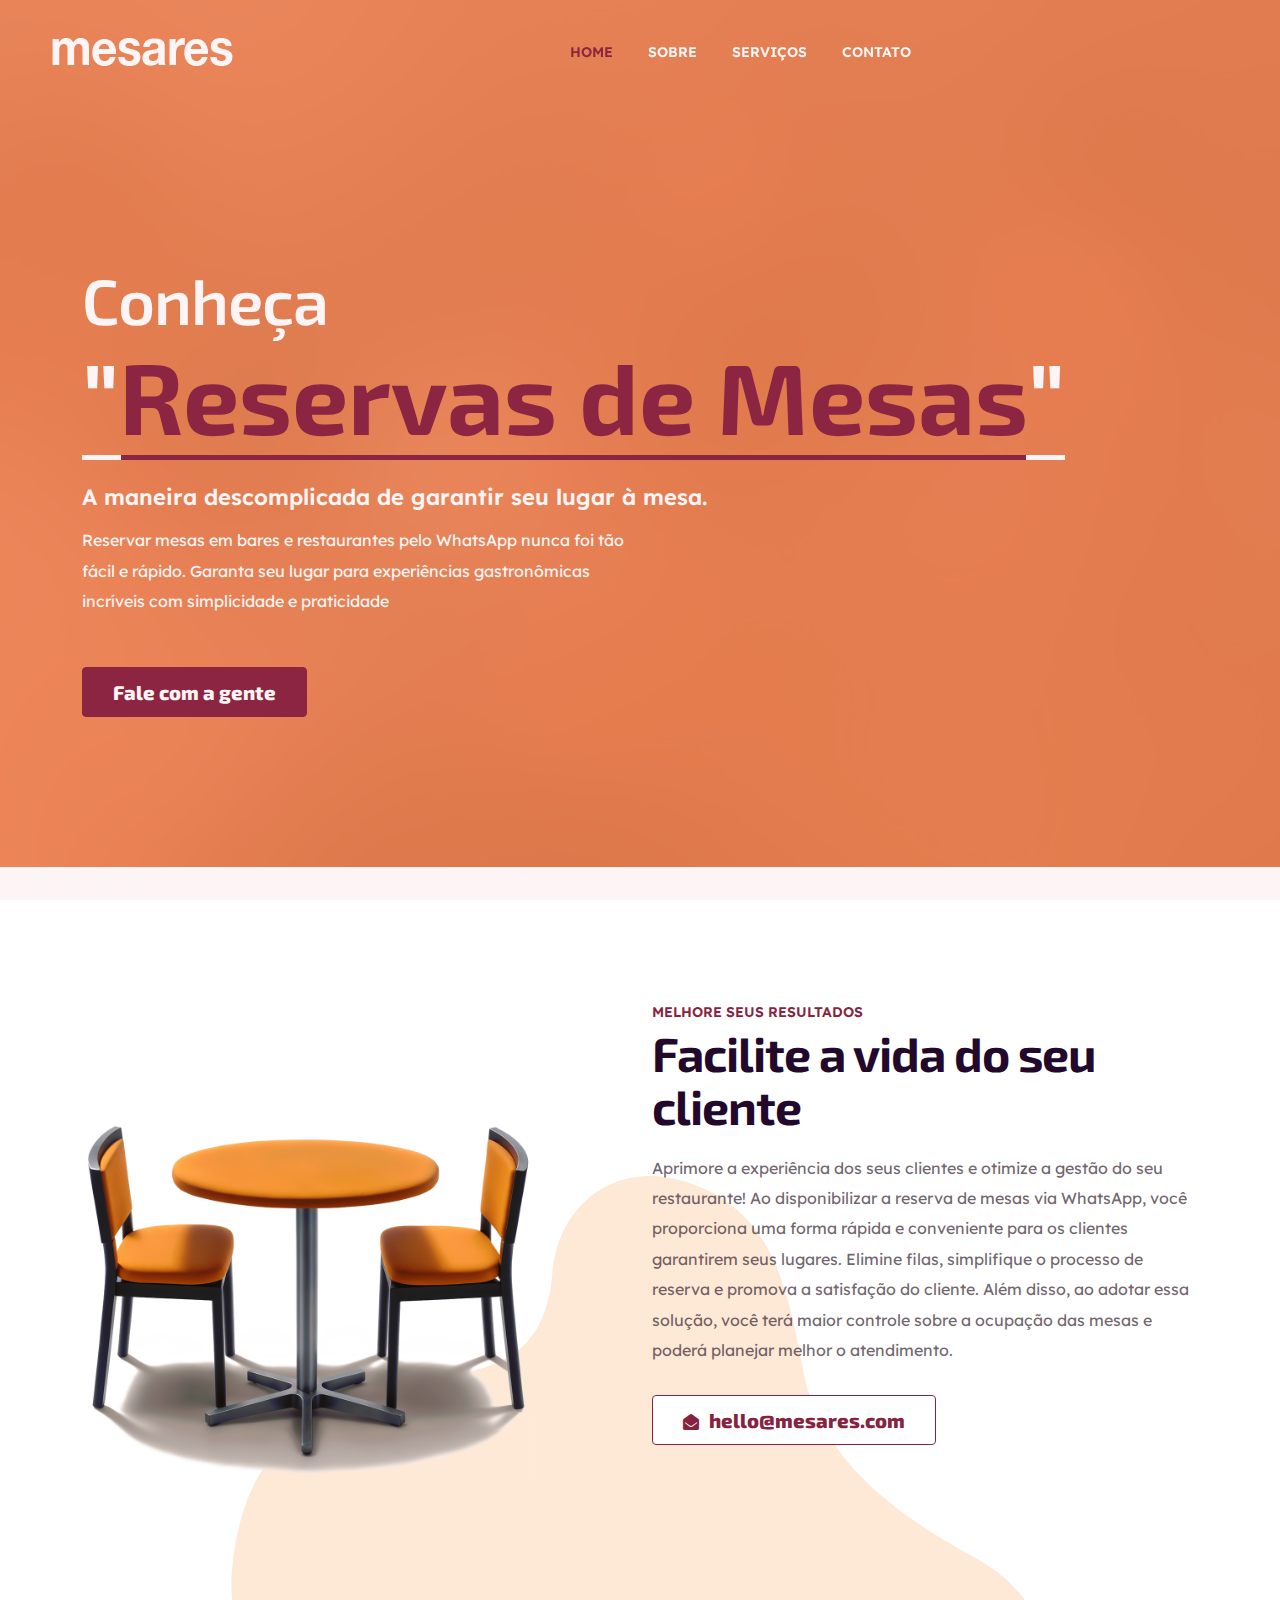
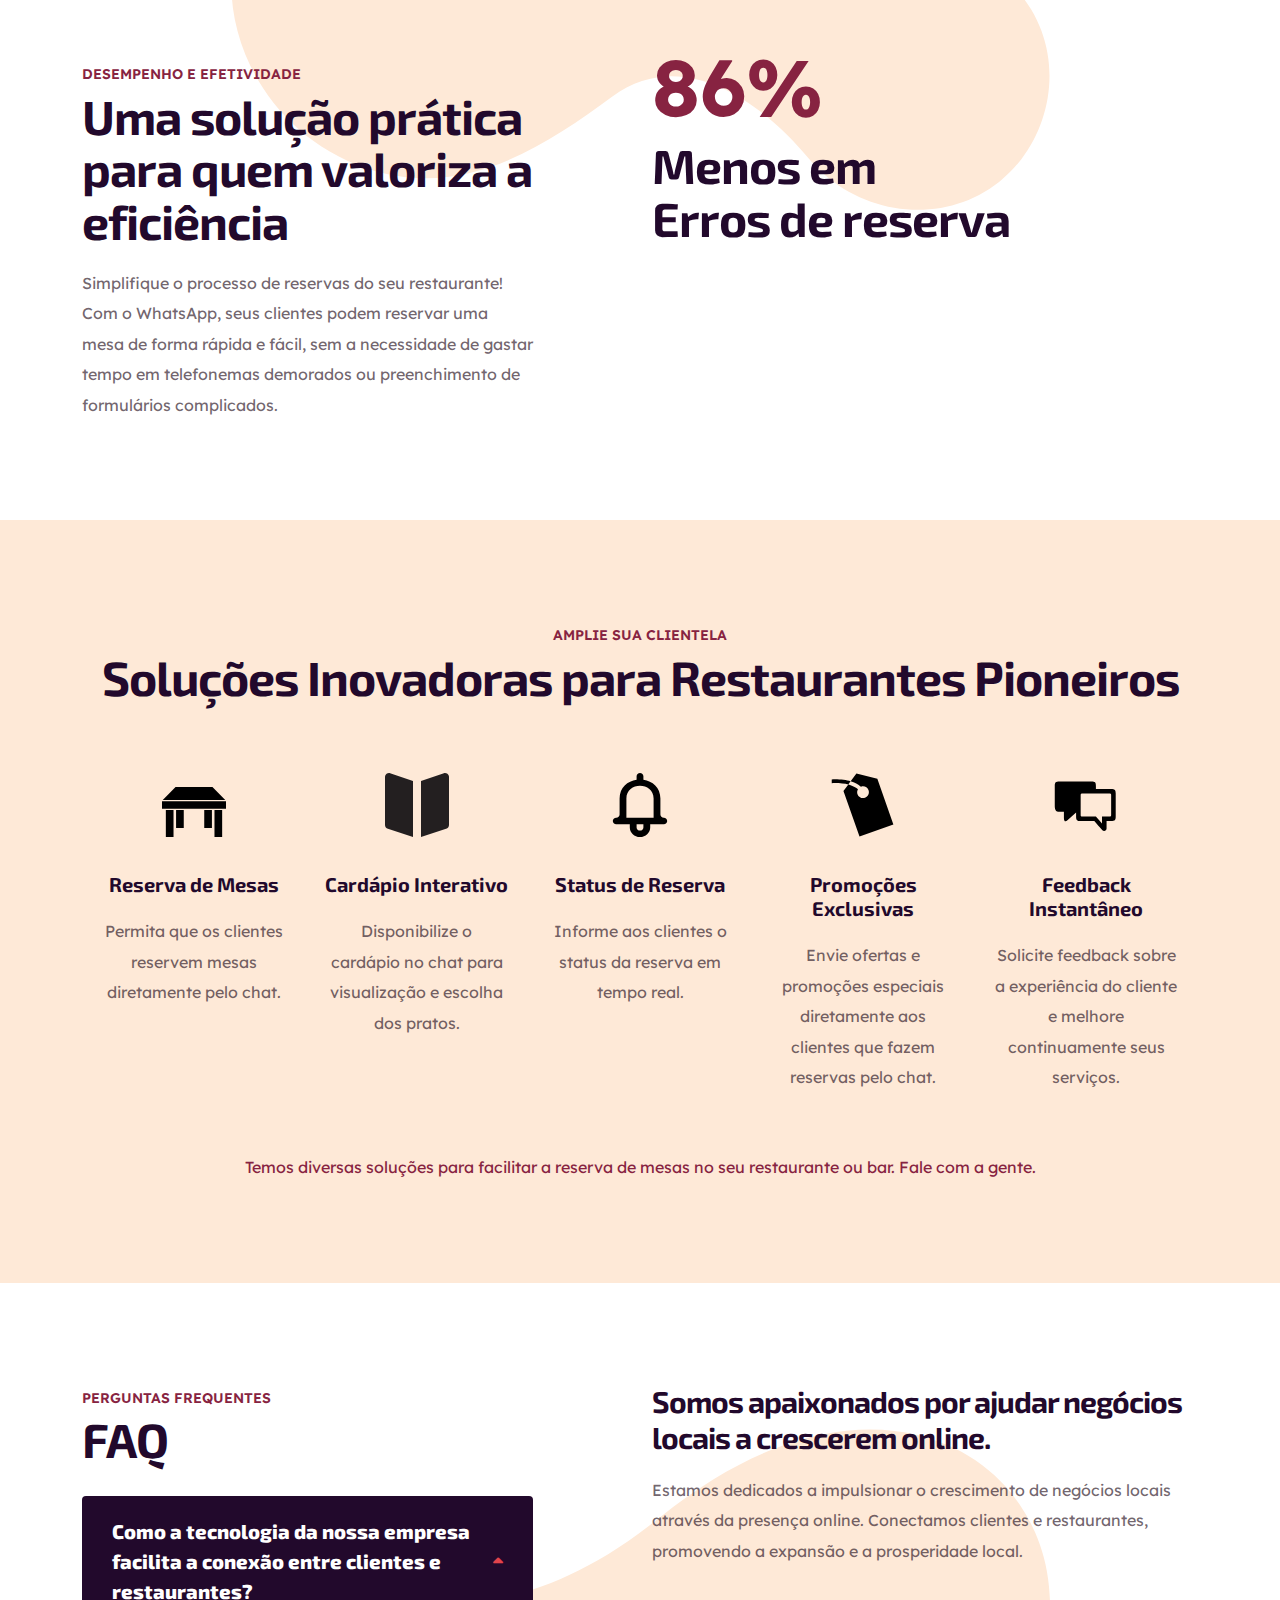
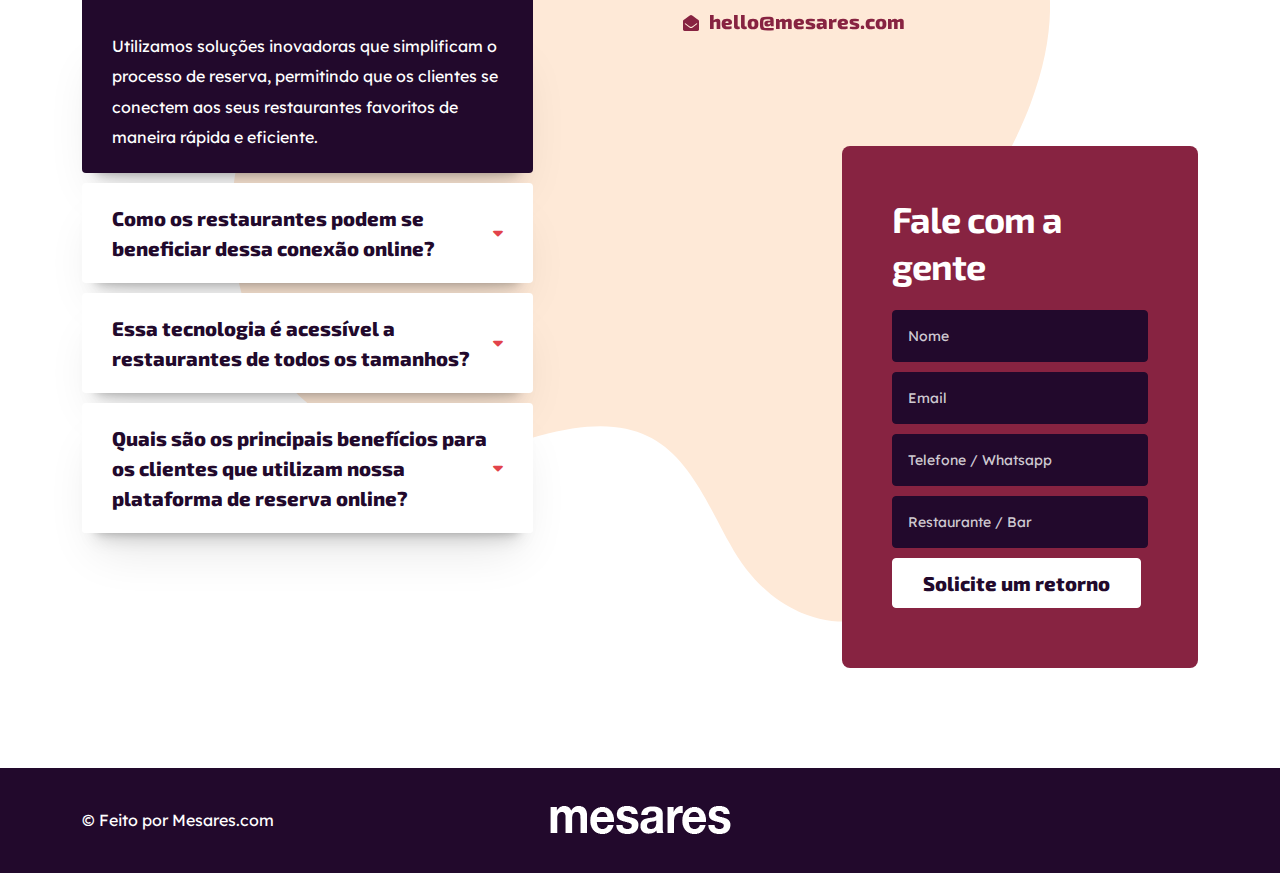
<file: index.html>
<!doctype html>
<html lang="PT-BR">
<head>
<meta charset="utf-8">
<meta name="viewport" content="width=device-width, initial-scale=1">
<meta name="format-detection" content="telephone=no">
<title>Mesares - Reservas de mesas em bares e restaurantes pelo WhatsApp</title>

  <!-- Google tag (gtag.js) -->
  <script async src="https://www.googletagmanager.com/gtag/js?id=G-M5YYZ94QVJ"></script>
  <script>
    window.dataLayer = window.dataLayer || [];
    function gtag(){dataLayer.push(arguments);}
    gtag('js', new Date());
  
    gtag('config', 'G-M5YYZ94QVJ');
  </script>

<!-- S E O -->
<meta name="description" content="Facilite a reserva de mesas no seu bar ou restaurante via WhatsApp. Oferecemos um serviço rápido e prático para seus clientes.">
<meta name="keywords" content="Mesares,reserva de mesa, restaurante, WhatsApp, reservas online, mesa de restaurante, Mesa res, mesa, reserva, restaurante, bar, gerenciamento">

<link rel="canonical" href="http://mesares.com">

<!-- Open Graph -->
<meta property="og:title" content="Mesares - Reservas de Mesa em Bares ou Restaurantes via WhatsApp">
<meta property="og:description" content="Facilite a reserva de mesas no seu restaurante via WhatsApp. Oferecemos um serviço rápido e prático para seus clientes.">
<meta property="og:image" content="https://mesares.com/assets/images/og-mesares.png">
<meta property="og:url" content="http://mesares.com">
<meta property="og:type" content="website">

<!-- Twitter  -->
<meta name="twitter:card" content="summary_large_image">
<meta name="twitter:title" content="Mesares - Reservas de Mesa em Bares ou Restaurantes via WhatsAp">
<meta name="twitter:description" content="Facilite a reserva de mesas no seu bar ou restaurante via WhatsApp. Oferecemos um serviço rápido e prático para seus clientes.">
<meta name="twitter:image" content="https://mesares.com/assets/images/og-mesares.png">

<!-- FAVICON FILES -->
<link href="assets/images/icons/apple-touch-icon-144-precomposed.png" rel="apple-touch-icon" sizes="144x144">
<link href="assets/images/icons/apple-touch-icon-120-precomposed.png" rel="apple-touch-icon" sizes="120x120">
<link href="assets/images/icons/apple-touch-icon-76-precomposed.png" rel="apple-touch-icon" sizes="76x76">
<link href="assets/images/icons/favicon.png" rel="shortcut icon">

<!-- CSS FILES -->
<link rel="stylesheet" href="assets/css/bootstrap.min.css">
<link rel="stylesheet" href="assets/fonts/iconfonts.css">
<link rel="stylesheet" href="assets/css/plugins.css">
<link rel="stylesheet" href="assets/css/style.css">
<link rel="stylesheet" href="assets/css/responsive.css">
<link rel="stylesheet" href="assets/css/color.css">


<!-- zerar campo -->
<script>
window.onbeforeunload = () => {
    for(const form of document.getElementsByTagName('form')) {
      form.reset();
    }
  }</script>

</head>

<body>
<div id="dtr-wrapper" class="clearfix">

    <!-- preloader starts -->
    <div class="dtr-preloader">
        <div class="dtr-preloader-inner">
            <div class="dtr-loader">Loading...</div>
        </div>
    </div>
    <!-- preloader ends -->

    <!-- Small Devices Header
============================================= -->
    <div class="dtr-responsive-header header-with-slick-menu fixed-top dtr-responsive-dark-header">
        <div class="container">

            <!-- small devices logo -->
            <div class="dtr-responsive-header-left"> <a class="dtr-logo" href="index.html"><img src="assets/images/logo-light.png" alt="Logo Mesares" title="Logo Mesares"></a> </div>
            <!-- small devices logo ends -->

            <!-- menu button -->
            <button id="dtr-menu-button" class="dtr-hamburger" type="button" title="Menu para celular"><span class="dtr-hamburger-lines-wrapper"><span class="dtr-hamburger-lines"></span></span></button>
        </div>
        <div class="dtr-responsive-header-menu"></div>
    </div>
    <!-- Small Devices Header ends
============================================= -->

    <!-- header starts
============================================= -->
    <header id="dtr-header-global" class="dtr-dark-header fixed-top">
        <div class="d-flex align-items-center justify-content-between">

            <!-- header left starts -->
            <div class="dtr-header-left">

                <!-- logo -->
                <a class="logo-default dtr-scroll-link" href="#home"><img src="assets/images/logo-light.png" alt="Logo Mesares" title="Logo Mesares"></a>

                <!-- logo on scroll -->
                <a class="logo-alt dtr-scroll-link" href="#home"><img src="assets/images/logo-light.png" alt="Logo Mesares" title="Logo Mesares"></a>
                <!-- logo on scroll ends -->

            </div>
            <!-- header left ends -->

            <!-- menu starts-->
            <div class="main-navigation">
                <ul class="sf-menu dtr-nav light-nav-on-load light-nav-on-scroll">
                    <li> <a class="nav-link" href="#home">Home</a> </li>
                    <li> <a class="nav-link" href="#about">Sobre</a> </li>
                    <li> <a class="nav-link" href="#services">Serviços</a> </li>
                    <li> <a class="nav-link" href="#contact">Contato</a> </li>
                </ul>
            </div>
            <!-- menu ends -->

            <!-- header right starts -->
            <div class="dtr-header-right">

                <!-- social starts -->
               
                <!-- social ends -->

            </div>
            <!-- header right ends -->

        </div>
    </header>
    <!-- header ends
================================================== -->

    <!-- == main content area starts == -->
    <div id="dtr-main-content">

        <!-- hero section starts
================================================== -->
        <section id="home" class="dtr-section dtr-section-with-bg dtr-hero-section-top-padding" style="background-image: url(assets/images/hero-img1.jpg);">

            <!-- overlay -->
            <div class="dtr-overlay dtr-overlay-orange"></div>
            <div class="container dtr-overlay-content dtr-py-150">

                <!--== row starts ==-->
                <div class="row">
                    <div class="col-12 color-white">
                        <h2 class="dtr-hero-subtext">Conheça</h2>
                        <!-- typing text can be changed in custom.js -->
                        <h1 class="dtr-hero-heading dtr-hero-typed">"<span id="typedhero" class="color-blue"></span>"</h1>
                        <p class="text-size-md font-weight-600">A maneira descomplicada de garantir seu lugar à mesa.</p>
                        <p class="color-white w-50 w-sm-100"> Reservar mesas em bares e restaurantes pelo WhatsApp nunca foi tão fácil e rápido. Garanta seu lugar para experiências gastronômicas incríveis com simplicidade e praticidade </p>
                        <a href="#contact" class="dtr-btn dtr-btn-rounded btn-red dtr-scroll-link dtr-mt-40">Fale com a gente</a> </div>
                </div>
                <!--== row ends ==-->

            </div>
        </section>
        <!-- hero section ends
================================================== -->

        <!-- logo carousel section starts
================================================== -->
       
        <!-- logo carousel section ends
================================================== -->

        <!-- about section starts
================================================== -->
        <section id="about" class="dtr-section dtr-section-center-bg dtr-pt-90 dtr-pb-100" style="background-image: url(assets/images/shape-1.svg);">
            <!-- to change color of background shape no need to edit image - refer help document -->
            <div class="container">

                <!--== row starts ==-->
                <div class="row">

                    <!--== column 1 starts ==-->
                    <div class="col-12 col-md-5"> <img src="assets/images/image-4.png" alt="Ilustração Mesa" title="Ilustração Mesa" class="dtr-rounded-img dtr-mb-80">
                        <!-- heading -->
                        <p class="dtr-tagline color-blue">Desempenho e Efetividade</p>
                        <h2 class="dtr-section-heading">Uma solução prática para quem valoriza a eficiência</h2>
                        <p>Simplifique o processo de reservas do seu restaurante! Com o WhatsApp, seus clientes podem reservar uma mesa de forma rápida e fácil, sem a necessidade de gastar tempo em telefonemas demorados ou preenchimento de formulários complicados.</p>
                        </div>
                    <!--== column 1 ends ==-->

                    <!--== column 2 starts ==-->
                    <div class="col-12 col-md-6 offset-md-1 dtr-pt-40 small-device-space">
                        <p class="dtr-tagline color-blue">Melhore seus resultados</p>
                        <h2 class="dtr-section-heading"> Facilite a vida do seu cliente</h2>
                        <p>Aprimore a experiência dos seus clientes e otimize a gestão do seu restaurante! Ao disponibilizar a reserva de mesas via WhatsApp, você proporciona uma forma rápida e conveniente para os clientes garantirem seus lugares. Elimine filas, simplifique o processo de reserva e promova a satisfação do cliente. Além disso, ao adotar essa solução, você terá maior controle sobre a ocupação das mesas e poderá planejar melhor o atendimento. </p>
                        <a href="mailto:hello@mesares.com" class="dtr-btn dtr-btn-rounded btn-red-outline dtr-mt-20 dtr-mr-10"><i class="icon-envelope-open"></i>hello@mesares.com</a>

                        <!-- nested row for offset column starts -->
                        <div class="row dtr-mt-100 dtr-mb-100">
                            <div class="col-12 col-lg-8 offset-lg-4">


                            </div>
                        </div>
                        <!-- nested row ends -->

                        <!--=== text slider - 1col starts ===-->
                        <div class="dtr-slick-slider overflow-hidden dtr-slider-1col">
                            <!-- slide 1 starts -->
                            <div>
                                <p class="text-size-xxl font-weight-bold color-blue">86%</p>
                                <h2>Menos em<br>
                                    Erros de reserva</h2>
                            </div>
                            <!-- slide 1 ends -->
                            <!-- slide 2 starts -->
                            <div>
                                <p class="text-size-xxl font-weight-bold color-blue">27%</p>
                                <h2>Aumento de<br>
                                    Qualidade de atendimento</h2>
                            </div>
                            <!-- slide 2 ends -->
                            <!-- slide 3 starts -->
                            <div>
                                <p class="text-size-xxl font-weight-bold color-blue">34%</p>
                                <h2>Menos de <br>
                                    em contact hate</h2>
                            </div>
                            <!-- slide 1 ends -->

                        </div>
                        <!--=== text slider - 1col ends ===-->

                    </div>
                    <!--== column 2 ends ==-->

                </div>
                <!--== row ends ==-->

            </div>
        </section>
        <!-- about section ends
================================================== -->

        <!-- services section starts
================================================== -->
        <section id="services" class="dtr-section dtr-py-100 bg-pink">
            <div class="container">

                <!-- heading -->
                <p class="dtr-tagline text-center color-blue">Amplie sua Clientela</p>
                <h2 class="dtr-section-heading text-center">Soluções Inovadoras para Restaurantes Pioneiros</h2>

                <!--== row starts ==-->
                <div class="row dtr-mt-40 dtr-mx-0">

                    <!-- feature 1 starts -->
                    <div class="col-md-4 col-xl dtr-px-0">
                        <div class="dtr-feature dtr-icon-feature dtr-feature-top dtr-box-feature">
                            <div class="dtr-feature-img"><img src="assets/images/service-icon-1.svg" alt="Icone Reserva de Mesas" title="Icone Reserva de Mesas"></div>
                            <div class="dtr-feature-content">
                                <h5>Reserva de Mesas</h5>
                                <p>Permita que os clientes reservem mesas diretamente pelo chat.</p>
                            </div>
                        </div>
                    </div>
                    <!-- feature 1 ends -->

                    <!-- feature 2 starts -->
                    <div class="col-md-4 col-xl dtr-px-0">
                        <div class="dtr-feature dtr-icon-feature dtr-feature-top dtr-box-feature">
                            <div class="dtr-feature-img"><img src="assets/images/service-icon-2.svg" alt="Icone Cardápio Interativo" title="Icone Cardápio Interativo"></div>
                            <div class="dtr-feature-content">
                                <h5>Cardápio Interativo</h5>
                                <p>Disponibilize o cardápio no chat para visualização e escolha dos pratos.</p>
                            </div>
                        </div>
                    </div>
                    <!-- feature 2 ends -->

                    <!-- feature 3 starts -->
                    <div class="col-md-4 col-xl dtr-px-0">
                        <div class="dtr-feature dtr-icon-feature dtr-feature-top dtr-box-feature">
                            <div class="dtr-feature-img"><img src="assets/images/service-icon-3.svg" alt="Icone Status da Reserva" title="Icone Status da Reserva"></div>
                            <div class="dtr-feature-content">
                                <h5>Status de Reserva</h5>
                                <p> Informe aos clientes o status da reserva em tempo real.</p>
                            </div>
                        </div>
                    </div>
                    <!-- feature 3 ends -->

                    <!-- feature 4 starts -->
                    <div class="col-md-6 col-xl dtr-px-0">
                        <div class="dtr-feature dtr-icon-feature dtr-feature-top dtr-box-feature">
                            <div class="dtr-feature-img"><img src="assets/images/service-icon-4.svg" alt="Icone Promos Exlusivas" title="Icone Promos Exlusivas"></div>
                            <div class="dtr-feature-content">
                                <h5>Promoções Exclusivas</h5>
                                <p> Envie ofertas e promoções especiais diretamente aos clientes que fazem reservas pelo chat.</p>
                            </div>
                        </div>
                    </div>
                    <!-- feature 4 ends -->

                    <!-- feature 5 starts -->
                    <div class="col-md-6 col-xl dtr-px-0">
                        <div class="dtr-feature dtr-icon-feature dtr-feature-top dtr-box-feature">
                            <div class="dtr-feature-img"><img src="assets/images/service-icon-5.svg" alt="Icone Feedback Instantâneo" title="Icone Feedback Instantâneo"></div>
                            <div class="dtr-feature-content">
                                <h5>Feedback Instantâneo</h5>
                                <p>Solicite feedback sobre a experiência do cliente e melhore continuamente seus serviços.</p>
                            </div>
                        </div>
                    </div>
                    <!-- feature 5 ends -->

                </div>
                <!--== row ends ==-->

                <p class="text-center color-blue">Temos diversas soluções para facilitar a reserva de mesas no seu restaurante ou bar. Fale com a gente.</p>
            </div>
        </section>
        <!-- services section ends
================================================== -->

        <!-- section starts
================================================== -->
        
        <!-- section ends
================================================== -->

        <!-- testimonial section starts
================================================== -->
        
        <!-- testimonial section ends
================================================== -->

        <!-- pricing section starts
================================================== -->
        
        <!-- pricing section ends
================================================== -->

        <!-- contact section starts
================================================== -->
        <section id="contact" class="dtr-section dtr-section-center-bg dtr-py-100" style="background-image: url(assets/images/shape-3.svg);">
            <!-- to change color of background shape no need to edit image - refer help document -->
            <div class="container">

                <!--== row starts ==-->
                <div class="row">

                    <!--== column 1 starts ==-->
                    <div class="col-12 col-md-5">

                        <!-- heading -->
                        <p class="dtr-tagline color-blue">Perguntas Frequentes</p>
                        <h2 class="dtr-section-heading">FAQ</h2>

                        <!--== accordion starts ==-->
                        <div class="dtr-accordion accordion dtr-mt-30" id="accordion1">

                            <!-- item 1 starts -->
                            <div class="accordion-item">
                                <h2 class="accordion-header" id="accordion1-headingOne">
                                    <button class="accordion-button" type="button" data-bs-toggle="collapse" data-bs-target="#accordion1-collapseOne" aria-expanded="false" aria-controls="accordion1-collapseOne">Como a tecnologia da nossa empresa facilita a conexão entre clientes e restaurantes?</button>
                                </h2>
                                <div id="accordion1-collapseOne" class="accordion-collapse collapse show" aria-labelledby="accordion1-headingOne" data-bs-parent="#accordion1">
                                    <div class="accordion-body">Utilizamos soluções inovadoras que simplificam o processo de reserva, permitindo que os clientes se conectem aos seus restaurantes favoritos de maneira rápida e eficiente.</div>
                                </div>
                            </div>
                            <!-- item 1 ends -->

                            <!-- item 2 starts -->
                            <div class="accordion-item">
                                <h2 class="accordion-header" id="accordion1-headingTwo">
                                    <button class="accordion-button collapsed" type="button" data-bs-toggle="collapse" data-bs-target="#accordion1-collapseTwo" aria-expanded="false" aria-controls="accordion1-collapseTwo">Como os restaurantes podem se beneficiar dessa conexão online?</button>
                                </h2>
                                <div id="accordion1-collapseTwo" class="accordion-collapse collapse" aria-labelledby="accordion1-headingTwo" data-bs-parent="#accordion1">
                                    <div class="accordion-body">Os restaurantes ganham visibilidade, atraem novos clientes e otimizam suas operações ao adotar nossa plataforma, que promove uma experiência de reserva mais conveniente e eficaz.</div>
                                </div>
                            </div>
                            <!-- item 2 ends -->

                            <!-- item 3 starts -->
                            <div class="accordion-item">
                                <h2 class="accordion-header" id="accordion1-headingThree">
                                    <button class="accordion-button collapsed" type="button" data-bs-toggle="collapse" data-bs-target="#accordion1-collapseThree" aria-expanded="false" aria-controls="accordion1-collapseThree">Essa tecnologia é acessível a restaurantes de todos os tamanhos?</button>
                                </h2>
                                <div id="accordion1-collapseThree" class="accordion-collapse collapse" aria-labelledby="accordion1-headingThree" data-bs-parent="#accordion1">
                                    <div class="accordion-body">Sim, nossa solução é escalonável e adaptável, atendendo tanto a pequenos estabelecimentos locais quanto a grandes restaurantes, proporcionando a todos a oportunidade de expandir sua presença online.</div>
                                </div>
                            </div>
                            <!-- item 3 ends -->

                            <!-- item 4 starts -->
                            <div class="accordion-item">
                                <h2 class="accordion-header" id="accordion1-headingFour">
                                    <button class="accordion-button collapsed" type="button" data-bs-toggle="collapse" data-bs-target="#accordion1-collapseFour" aria-expanded="false" aria-controls="accordion1-collapseFour">Quais são os principais benefícios para os clientes que utilizam nossa plataforma de reserva online? </button>
                                </h2>
                                <div id="accordion1-collapseFour" class="accordion-collapse collapse" aria-labelledby="accordion1-headingFour" data-bs-parent="#accordion1">
                                    <div class="accordion-body">Os clientes desfrutam da conveniência de reservar mesas de forma simples pelo WhatsApp, economizando tempo e garantindo uma experiência gastronômica mais tranquila.</div>
                                </div>
                            </div>
                            <!-- item 4 ends -->

                        </div>
                        <!--== accordion ends ==-->

                        <!-- blog -->
                        
                        <!--=== blog slider - 1col ends ===-->

                    </div>
                    <!--== column 1 ends ==-->

                    <!--== column 2 starts ==-->
                    <div class="col-12 col-md-6 offset-md-1 small-device-space">
                        <h4>Somos apaixonados por ajudar negócios locais a crescerem online.</h4>
                        <p>Estamos dedicados a impulsionar o crescimento de negócios locais através da presença online. Conectamos clientes e restaurantes, promovendo a expansão e a prosperidade local.</p>
                        <p><a href="mailto:hello@mesares.com" class="dtr-btn dtr-btn-rounded btn-red-transparent dtr-mt-20"><i class="icon-envelope-open"></i>hello@mesares.com</a> </p>

                        <!-- nested row for offset column starts -->
                        <div class="row dtr-mt-100">
                            <div class="col-12 col-lg-8 offset-lg-4">

                                <!-- box starts -->
                                <div class="dtr-small-box dtr-rounded bg-red">
                                    <h3 class="color-white">Fale com a gente</h3>

                                    <!-- form starts -->
                                    <form id="contactform" method="POST" action="https://formspree.io/f/mayrnqbn">
                                        <fieldset>
                                            <p class="dtr-form-field">
                                                <input name="name"  type="text" placeholder="Nome">
                                            </p>
                                            <p class="dtr-form-field">
                                                <input name="email"  class="required email" type="text" placeholder="Email">
                                            </p>
                                            <p class="dtr-form-field">
                                                <input name="phone"  type="text" placeholder="Telefone / Whatsapp">
                                            </p>
                                            <p class="dtr-form-field">
                                                <input name="restaurante"  type="text" placeholder="Restaurante / Bar">
                                            </p>
                                            <p class="antispam">Leave this empty: <br />
                                                <input name="url" />
                                            </p>
                                            <p>
                                                <button class="dtr-btn dtr-btn-rounded btn-white" type="submit" >Solicite um retorno</button>
                                            </p>
                                            <div id="contactresult"></div>
                                        </fieldset>
                                    </form>
                                    <!-- form ends -->
                                
                                </div>
                                <!-- box ends -->

                            </div>
                        </div>
                        <!-- nested row ends -->

                    </div>
                    <!--== column 2 ends ==-->

                </div>
                <!--== row ends ==-->

            </div>
        </section>
        <!-- contact section ends
================================================== -->

    </div>
    <!-- == main content area ends == -->

    <!-- footer section starts
================================================== -->
    <footer id="dtr-footer">
        <div class="container">

            <!--== row starts ==-->
            <div class="row d-flex align-items-center">

                <!--== column 1 starts ==-->
                <div class="col-12 col-md-4">
                    <p>&copy; Feito por Mesares.com</p>
                </div>
                <!--== column 1 ends ==-->

                <!--== column 2 starts ==-->
                <div class="col-12 col-md-4 small-device-space text-center"> <a class="dtr-scroll-link" href="#home"><img src="assets/images/logo-light.png" alt="Logo Mesares" title="Logo Mesares"></a> </div>
                <!--== column 2 ends ==-->

                <!--== column 3 starts ==-->
                
                <!--== column 3 ends ==-->

            </div>
            <!--== row ends ==-->

        </div>
    </footer>
    <!-- footer section ends
================================================== -->

</div>
<!-- #dtr-wrapper ends -->

<!-- JS FILES -->
<script src="assets/js/jquery.min.js"></script>
<script src="assets/js/bootstrap.min.js"></script>
<script src="assets/js/plugins.js"></script>
<script src="assets/js/slick.min.js"></script>
<script src="assets/js/custom.js"></script>
</body>
</html>
</file>
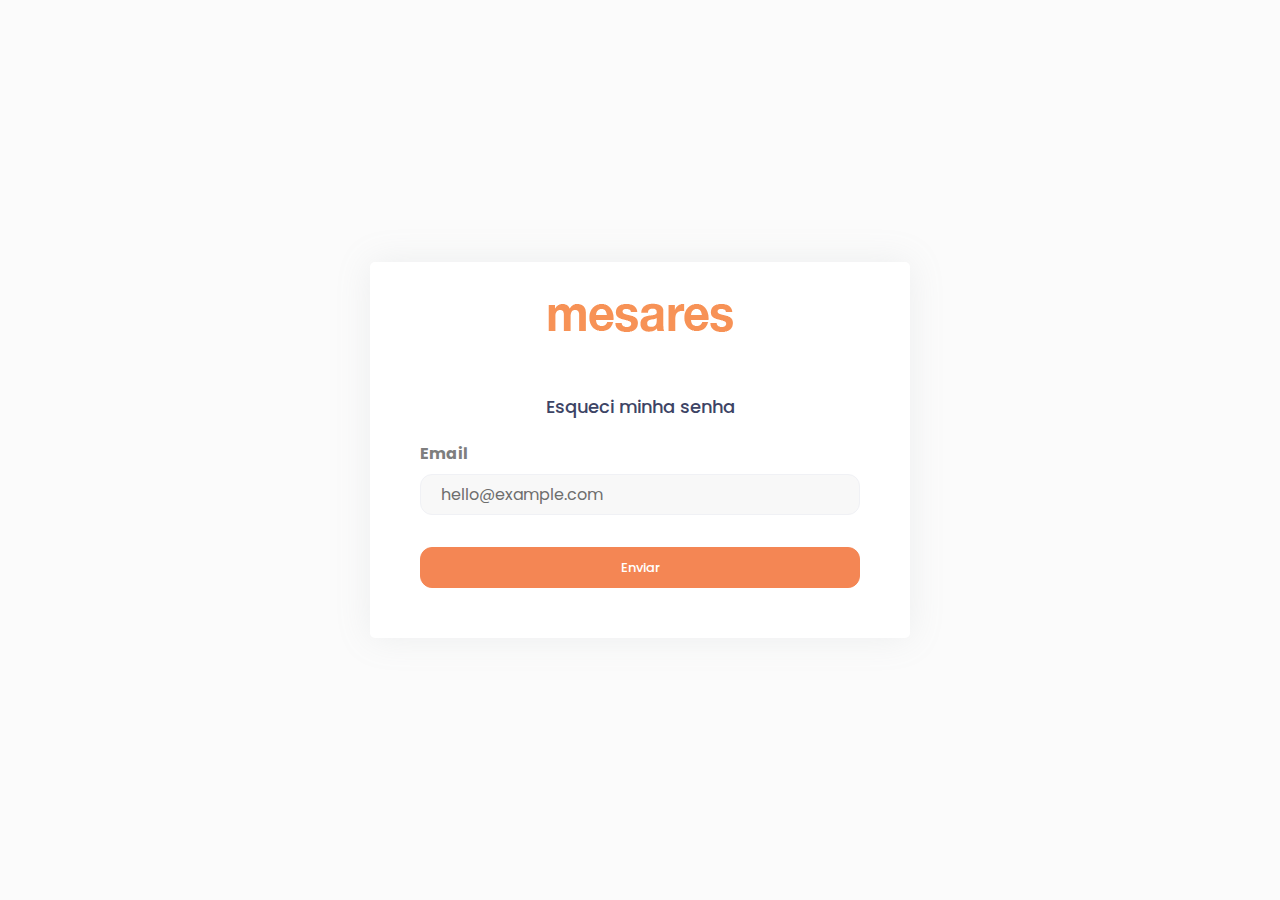
<file: adm_teste/adm-forgot-password.html>
<!DOCTYPE html>
<html lang="en" class="h-100">

<head>
    <meta charset="utf-8">
    <meta http-equiv="X-UA-Compatible" content="IE=edge">
    <meta name="viewport" content="width=device-width,initial-scale=1">
    <title>Mesares</title>
    <!-- Favicon icon -->
    <link rel="icon" type="image/png" sizes="16x16" href="./images/favicon.png">
    <link href="./css/style.css" rel="stylesheet">

</head>

<body class="h-100">
    <div class="authincation h-100">
        <div class="container h-100">
            <div class="row justify-content-center h-100 align-items-center">
                <div class="col-md-6">
                    <div class="authincation-content">
                        <div class="row no-gutters">
                            <div class="col-xl-12">

                                <div class="text-center"><img class="text-center mt-4" src="images/logo-mesares.png"/></div>

                                <div class="auth-form">
                                    <h4 class="text-center mb-4">Esqueci minha senha</h4>
                                    <form action="index.html">
                                        <div class="form-group">
                                            <label><strong>Email</strong></label>
                                            <input type="email" class="form-control" value="hello@example.com">
                                        </div>
                                        <div class="text-center">
                                            <button type="submit" class="btn btn-primary btn-block">Enviar</button>
                                        </div>
                                    </form>
                                </div>
                            </div>
                        </div>
                    </div>
                </div>
            </div>
        </div>
    </div>


    <!--**********************************
        Scripts
    ***********************************-->
    <!-- Required vendors -->
    <script src="./vendor/global/global.min.js"></script>
	<script src="./vendor/bootstrap-select/dist/js/bootstrap-select.min.js"></script>
    <script src="./js/custom.min.js"></script>
    <script src="./js/deznav-init.js"></script>

</body>

</html>
</file>
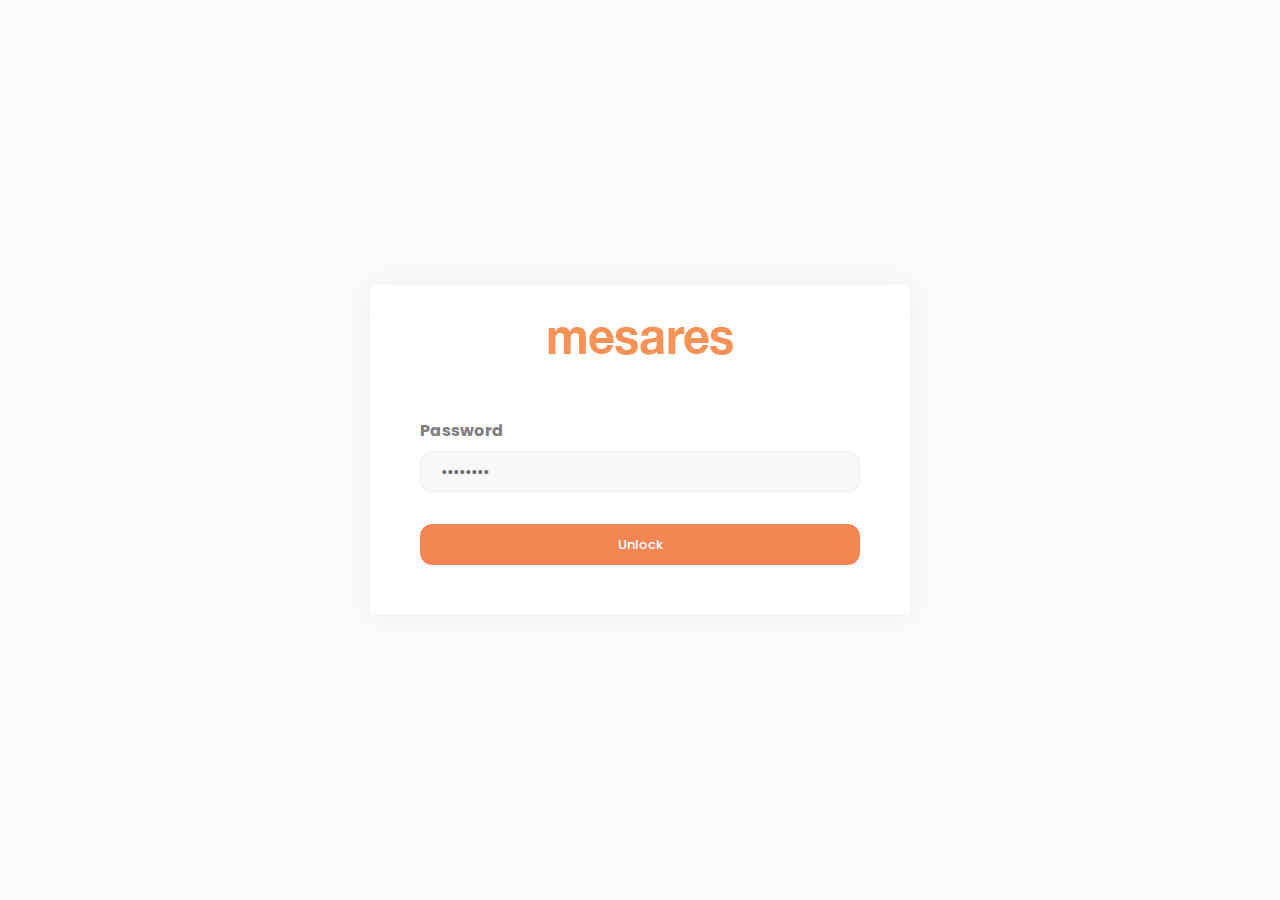
<file: adm_teste/adm-lock-screen.html>
<!DOCTYPE html>
<html lang="en" class="h-100">

<head>
    <meta charset="utf-8">
    <meta http-equiv="X-UA-Compatible" content="IE=edge">
    <meta name="viewport" content="width=device-width,initial-scale=1">
    <title>Mesares</title>
    <!-- Favicon icon -->
    <link rel="icon" type="image/png" sizes="16x16" href="./images/favicon.png">
    <link href="./css/style.css" rel="stylesheet">

</head>

<body class="h-100">
    <div class="authincation h-100">
        <div class="container h-100">
            <div class="row justify-content-center h-100 align-items-center">
                <div class="col-md-6">
                    <div class="authincation-content">
                        <div class="row no-gutters">
                            <div class="col-xl-12">
                                
                                <div class="text-center"><img class="text-center mt-4" src="images/logo-mesares.png"/></div>

                                <div class="auth-form">
                                    <form action="index.html">
                                        <div class="form-group">
                                            <label><strong>Password</strong></label>
                                            <input type="password" class="form-control" value="Password">
                                        </div>
                                        <div class="text-center">
                                            <button type="submit" class="btn btn-primary btn-block">Unlock</button>
                                        </div>
                                    </form>
                                </div>
                            </div>
                        </div>
                    </div>
                </div>
            </div>
        </div>
    </div>
    <!-- #/ container -->
    <!-- Common JS -->
    <script src="./vendor/global/global.min.js"></script>
	<script src="./vendor/bootstrap-select/dist/js/bootstrap-select.min.js"></script>
    <!-- Custom script -->
    <script src="./vendor/deznav/deznav.min.js"></script>
    <script src="./js/custom.min.js"></script>
    <script src="./js/deznav-init.js"></script>
</body>

</html>
</file>
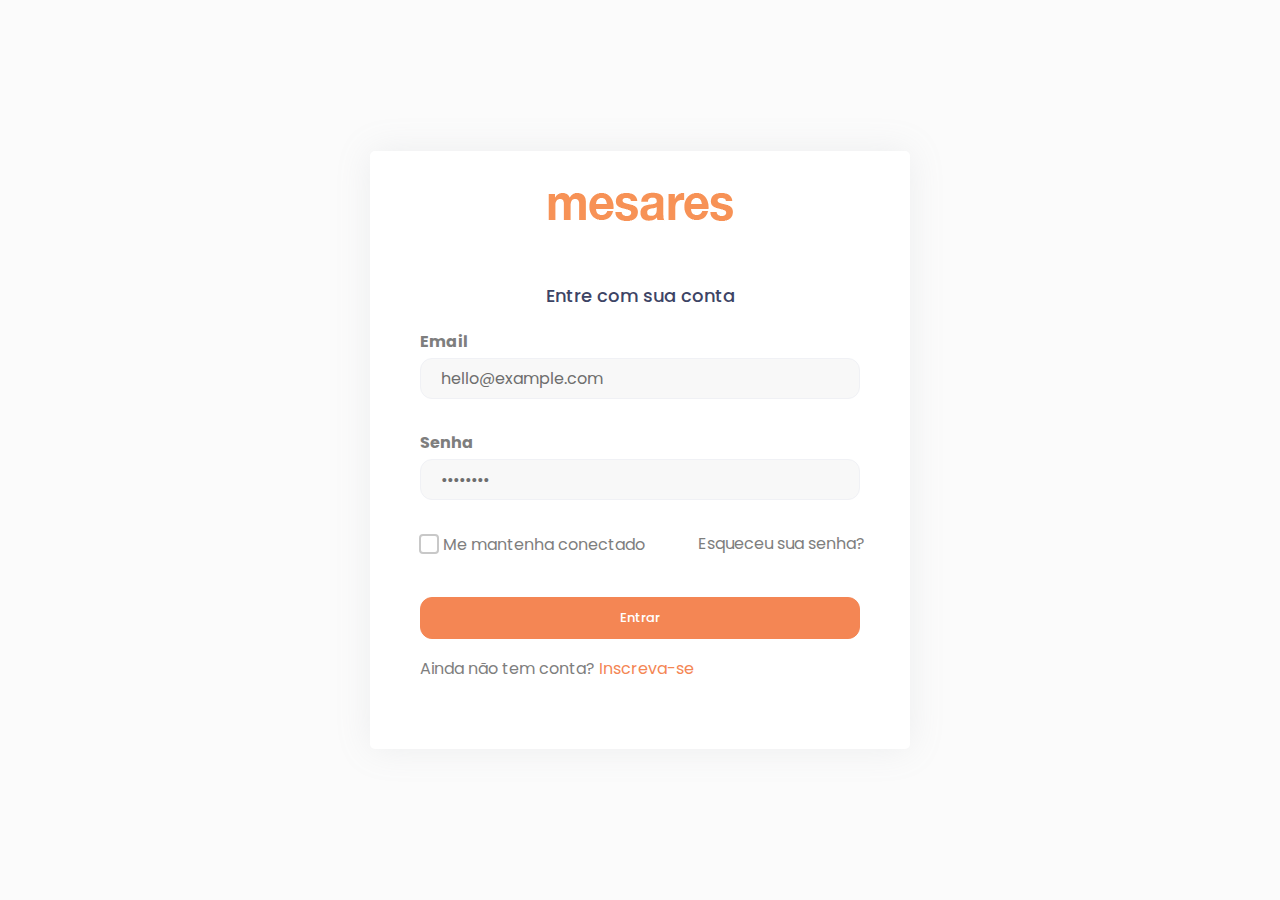
<file: adm_teste/adm-login.html>
<!DOCTYPE html>
<html lang="en" class="h-100">

<head>
    <meta charset="utf-8">
    <meta http-equiv="X-UA-Compatible" content="IE=edge">
    <meta name="viewport" content="width=device-width,initial-scale=1">
    <title>Mesares</title>
    <!-- Favicon icon -->
    <link rel="icon" type="image/png" sizes="16x16" href="./images/favicon.png">
    <link href="./css/style.css" rel="stylesheet">

</head>

<body class="h-100">
    <div class="authincation h-100">
        <div class="container h-100">
            <div class="row justify-content-center h-100 align-items-center">
                <div class="col-md-6">
                    <div class="authincation-content">
                        <div class="row no-gutters">
                            <div class="col-xl-12">

                                <div class="text-center"><img class="text-center mt-4" src="images/logo-mesares.png"/></div>


                                <div class="auth-form">
                                    <h4 class="text-center mb-4">Entre com sua conta</h4>
                                    <form action="index.html">
                                        <div class="form-group">
                                            <label class="mb-1"><strong>Email</strong></label>
                                            <input type="email" class="form-control" value="hello@example.com">
                                        </div>
                                        <div class="form-group">
                                            <label class="mb-1"><strong>Senha</strong></label>
                                            <input type="password" class="form-control" value="Password">
                                        </div>
                                        <div class="form-row d-flex justify-content-between mt-4 mb-2">
                                            <div class="form-group">
                                               <div class="custom-control custom-checkbox ml-1">
													<input type="checkbox" class="custom-control-input" id="basic_checkbox_1">
													<label class="custom-control-label" for="basic_checkbox_1">Me mantenha conectado</label>
												</div>
                                            </div>
                                            <div class="form-group">
                                                <a href="page-forgot-password.html">Esqueceu sua senha?</a>
                                            </div>
                                        </div>
                                        <div class="text-center">
                                            <button type="submit" class="btn btn-primary btn-block">Entrar</button>
                                        </div>
                                    </form>
                                    <div class="new-account mt-3">
                                        <p>Ainda não tem conta? <a class="text-primary" href="./page-register.html">Inscreva-se</a></p>
                                    </div>
                                </div>
                            </div>
                        </div>
                    </div>
                </div>
            </div>
        </div>
    </div>


    <!--**********************************
        Scripts
    ***********************************-->
    <!-- Required vendors -->
    <script src="./vendor/global/global.min.js"></script>
	<script src="./vendor/bootstrap-select/dist/js/bootstrap-select.min.js"></script>
    <script src="./js/custom.min.js"></script>
    <script src="./js/deznav-init.js"></script>

</body>

</html>
</file>
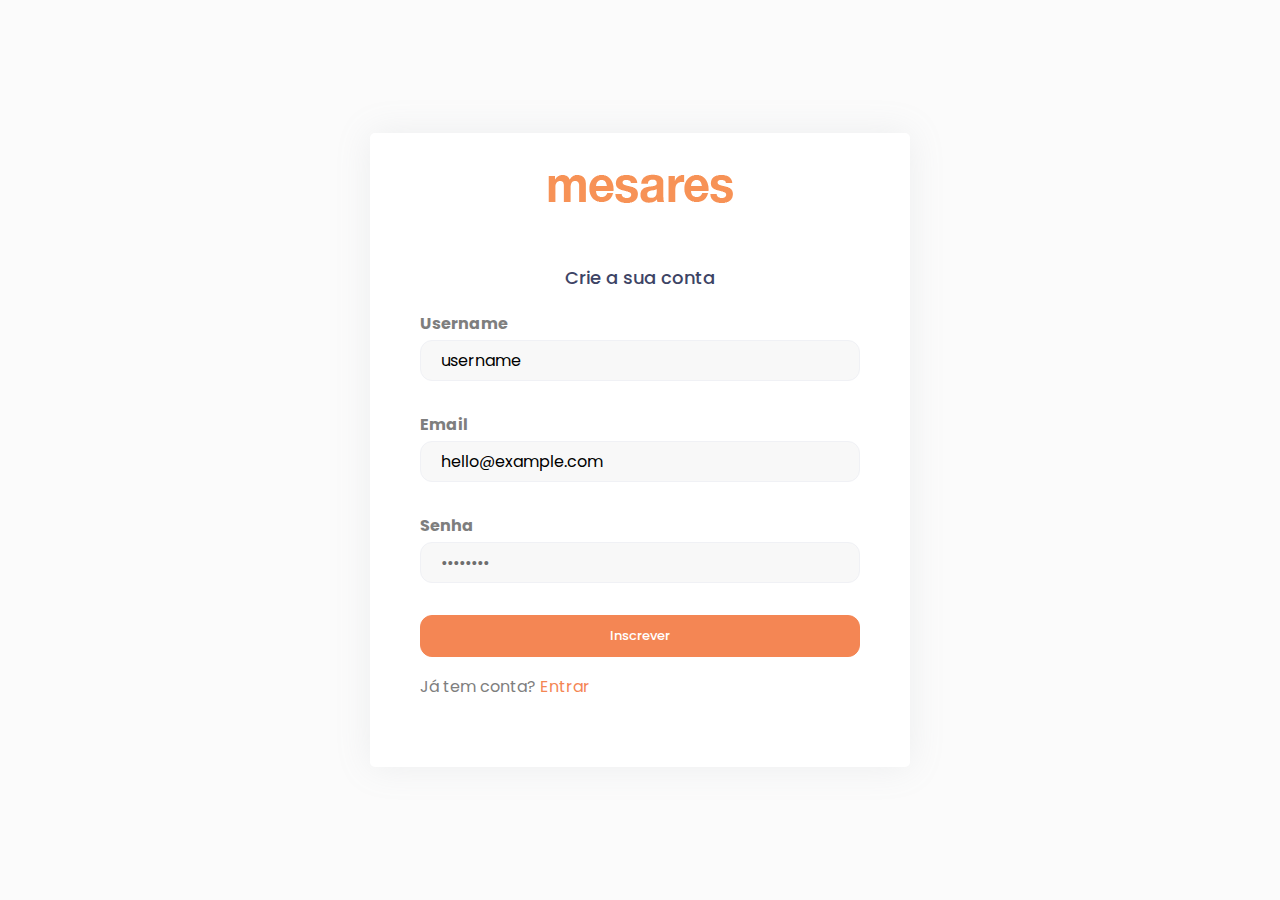
<file: adm_teste/adm-register.html>
<!DOCTYPE html>
<html lang="en" class="h-100">

<head>
    <meta charset="utf-8">
    <meta http-equiv="X-UA-Compatible" content="IE=edge">
    <meta name="viewport" content="width=device-width,initial-scale=1">
    <title>Mesares</title>
    <!-- Favicon icon -->
    <link rel="icon" type="image/png" sizes="16x16" href="./images/favicon.png">
    <link href="./css/style.css" rel="stylesheet">

</head>

<body class="h-100">
    <div class="authincation h-100">
        <div class="container h-100">
            <div class="row justify-content-center h-100 align-items-center">
                <div class="col-md-6">
                    <div class="authincation-content">
                        <div class="row no-gutters">
                            <div class="col-xl-12">

                                <div class="text-center"><img class="text-center mt-4" src="images/logo-mesares.png"/></div>

                                <div class="auth-form">
                                    <h4 class="text-center mb-4">Crie a sua conta</h4>
                                    <form action="index.html">
                                        <div class="form-group">
                                            <label class="mb-1"><strong>Username</strong></label>
                                            <input type="text" class="form-control" placeholder="username">
                                        </div>
                                        <div class="form-group">
                                            <label class="mb-1"><strong>Email</strong></label>
                                            <input type="email" class="form-control" placeholder="hello@example.com">
                                        </div>
                                        <div class="form-group">
                                            <label class="mb-1"><strong>Senha</strong></label>
                                            <input type="password" class="form-control" value="Password">
                                        </div>
                                        <div class="text-center mt-4">
                                            <button type="submit" class="btn btn-primary btn-block">Inscrever</button>
                                        </div>
                                    </form>
                                    <div class="new-account mt-3">
                                        <p>Já tem conta? <a class="text-primary" href="page-login.html">Entrar</a></p>
                                    </div>
                                </div>
                            </div>
                        </div>
                    </div>
                </div>
            </div>
        </div>
    </div>

<!--**********************************
	Scripts
***********************************-->
<!-- Required vendors -->
<script src="./vendor/global/global.min.js"></script>
<script src="./vendor/bootstrap-select/dist/js/bootstrap-select.min.js"></script>
<script src="./js/custom.min.js"></script>
<script src="./js/deznav-init.js"></script>

</body>
</html>
</file>
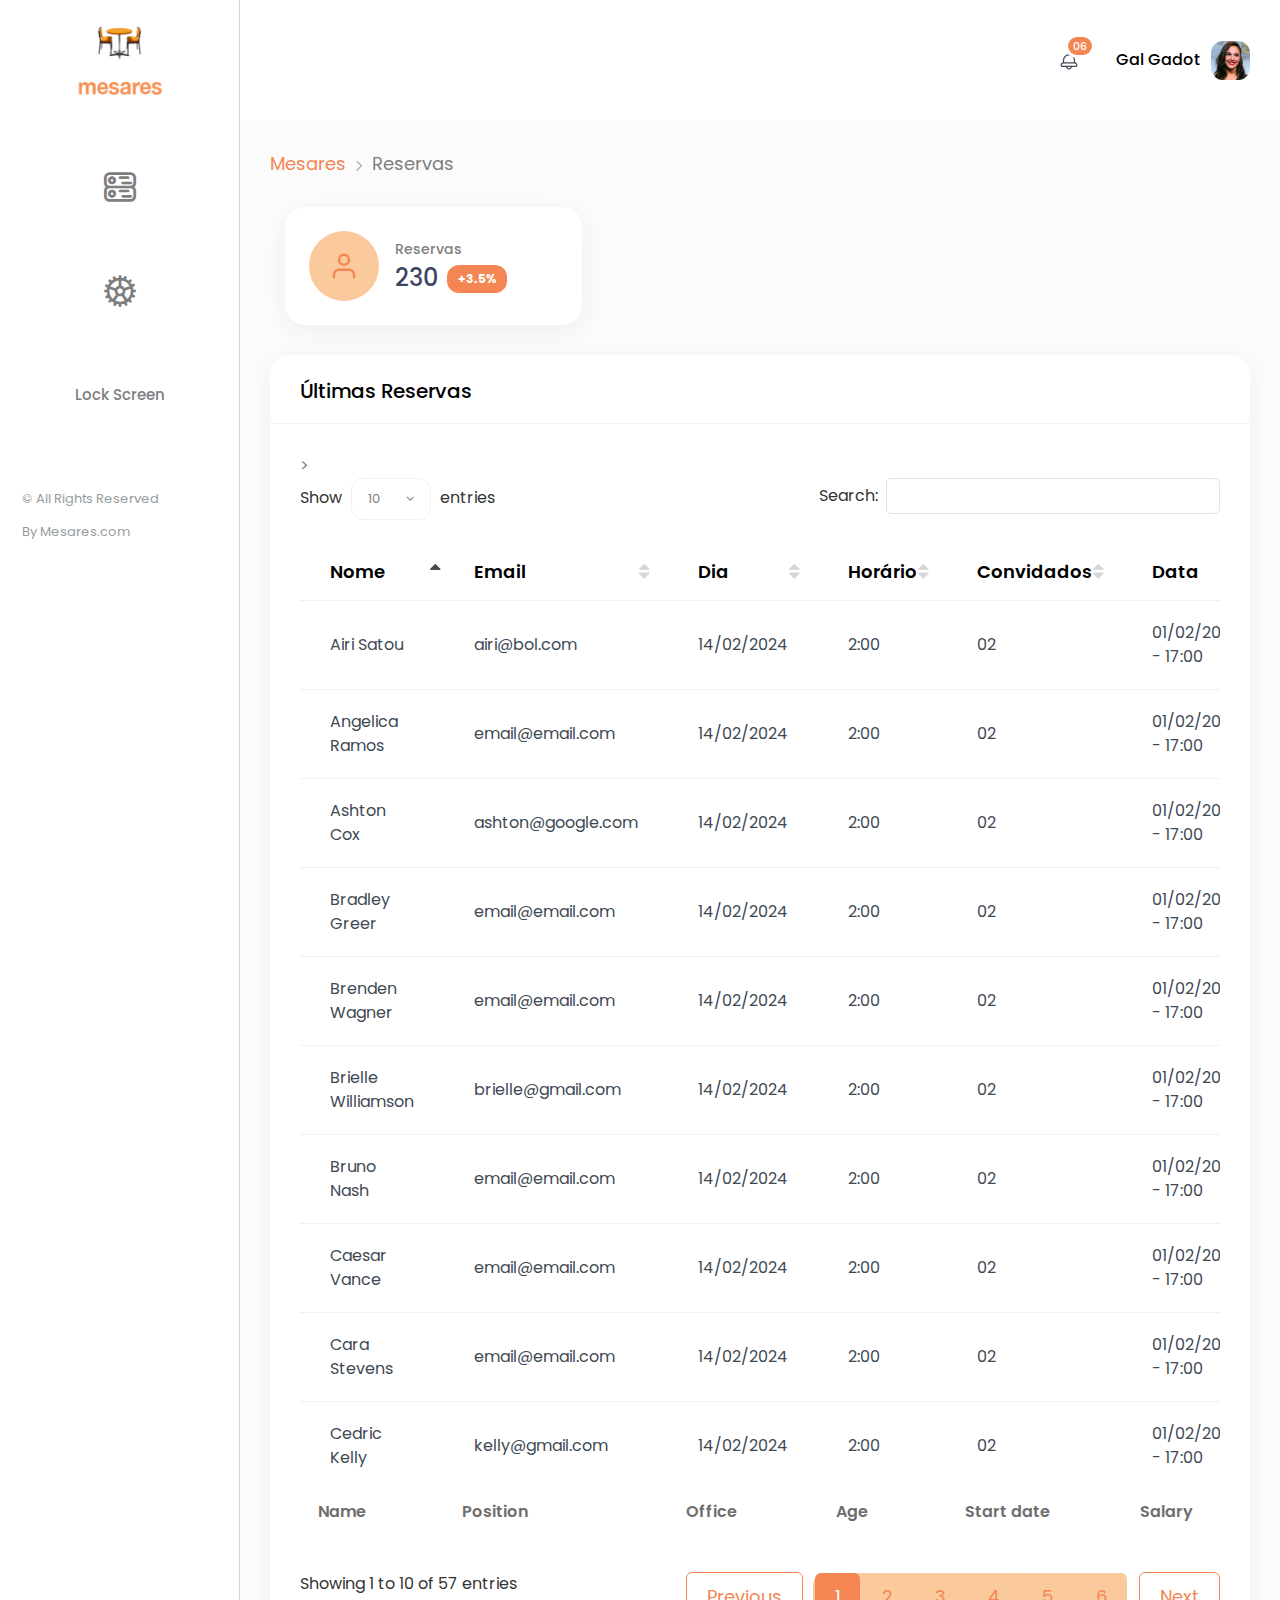
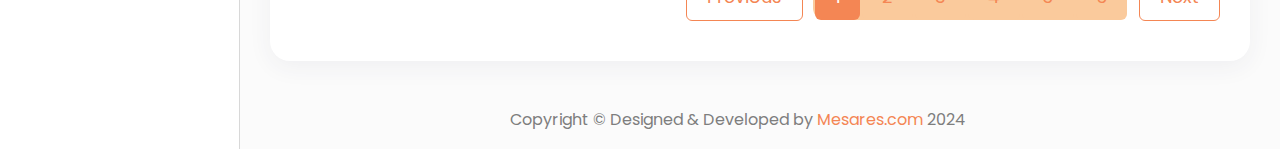
<file: adm_teste/adm-ultimasreservas.html>
<!DOCTYPE html>
<html lang="en">

<head>
    <meta charset="utf-8">
    <meta http-equiv="X-UA-Compatible" content="IE=edge">
    <meta name="viewport" content="width=device-width,initial-scale=1">
    <title>Mesares</title>
    <!-- Favicon icon -->
    <link rel="icon" type="image/png" sizes="16x16" href="./images/favicon.png">
    <!-- Datatable -->
    <link href="./vendor/datatables/css/jquery.dataTables.min.css" rel="stylesheet">
    <!-- Custom Stylesheet -->
    <link href="./vendor/bootstrap-select/dist/css/bootstrap-select.min.css" rel="stylesheet">
    <link href="./css/style.css" rel="stylesheet">

</head>

<body>

    <!--*******************
        Preloader start
    ********************-->
    <div id="preloader">
        <div class="sk-three-bounce">
            <div class="sk-child sk-bounce1"></div>
            <div class="sk-child sk-bounce2"></div>
            <div class="sk-child sk-bounce3"></div>
        </div>
    </div>
    <!--*******************
        Preloader end
    ********************-->






    <!--**********************************
        Main wrapper start
    ***********************************-->
    <div id="main-wrapper">


        
        <!--**********************************
            Nav header start
        ***********************************-->
        <div class="nav-header">
            <a href="index.html" class="brand-logo">
                <img class="logo-abbr" src="./images/mesares-ilustra-small.png" alt="">
                <img class="logo-compact" src="./images/logo-mesares.png" alt="">
                <img class="brand-title" src="./images/logo-mesares.png" alt="">
            </a>

            <div class="nav-control">
                <div class="hamburger">
                    <span class="line"></span><span class="line"></span><span class="line"></span>
                </div>
            </div>
        </div>
        <!--**********************************
            Nav header end
        ***********************************-->
		




        
		<!--**********************************
            Chat box start
        ***********************************-->

		<!--**********************************
            Chat box End
        ***********************************-->


		
		
        <!--**********************************
            Header start
        ***********************************-->
        <div class="header">
            <div class="header-content">
                <nav class="navbar navbar-expand">
                    <div class="collapse navbar-collapse justify-content-between">
                        <div class="header-left">
                            
                        </div>

                        <ul class="navbar-nav header-right">
							
                            <li class="nav-item dropdown notification_dropdown">
                                <a class="nav-link  ai-icon" href="javascript:;" role="button" data-toggle="dropdown">
                                    <svg width="26" height="26" viewBox="0 0 26 26" fill="none" xmlns="http://www.w3.org/2000/svg">
										<path d="M21.75 14.8385V12.0463C21.7471 9.88552 20.9385 7.80353 19.4821 6.20735C18.0258 4.61116 16.0264 3.61555 13.875 3.41516V1.625C13.875 1.39294 13.7828 1.17038 13.6187 1.00628C13.4546 0.842187 13.2321 0.75 13 0.75C12.7679 0.75 12.5454 0.842187 12.3813 1.00628C12.2172 1.17038 12.125 1.39294 12.125 1.625V3.41534C9.97361 3.61572 7.97429 4.61131 6.51794 6.20746C5.06159 7.80361 4.25291 9.88555 4.25 12.0463V14.8383C3.26257 15.0412 2.37529 15.5784 1.73774 16.3593C1.10019 17.1401 0.751339 18.1169 0.75 19.125C0.750764 19.821 1.02757 20.4882 1.51969 20.9803C2.01181 21.4724 2.67904 21.7492 3.375 21.75H8.71346C8.91521 22.738 9.45205 23.6259 10.2331 24.2636C11.0142 24.9013 11.9916 25.2497 13 25.2497C14.0084 25.2497 14.9858 24.9013 15.7669 24.2636C16.548 23.6259 17.0848 22.738 17.2865 21.75H22.625C23.321 21.7492 23.9882 21.4724 24.4803 20.9803C24.9724 20.4882 25.2492 19.821 25.25 19.125C25.2486 18.117 24.8998 17.1402 24.2622 16.3594C23.6247 15.5786 22.7374 15.0414 21.75 14.8385ZM6 12.0463C6.00232 10.2113 6.73226 8.45223 8.02974 7.15474C9.32723 5.85726 11.0863 5.12732 12.9212 5.125H13.0788C14.9137 5.12732 16.6728 5.85726 17.9703 7.15474C19.2677 8.45223 19.9977 10.2113 20 12.0463V14.75H6V12.0463ZM13 23.5C12.4589 23.4983 11.9316 23.3292 11.4905 23.0159C11.0493 22.7026 10.716 22.2604 10.5363 21.75H15.4637C15.284 22.2604 14.9507 22.7026 14.5095 23.0159C14.0684 23.3292 13.5411 23.4983 13 23.5ZM22.625 20H3.375C3.14298 19.9999 2.9205 19.9076 2.75644 19.7436C2.59237 19.5795 2.50014 19.357 2.5 19.125C2.50076 18.429 2.77757 17.7618 3.26969 17.2697C3.76181 16.7776 4.42904 16.5008 5.125 16.5H20.875C21.571 16.5008 22.2382 16.7776 22.7303 17.2697C23.2224 17.7618 23.4992 18.429 23.5 19.125C23.4999 19.357 23.4076 19.5795 23.2436 19.7436C23.0795 19.9076 22.857 19.9999 22.625 20Z" fill="#3E4954"></path>
									</svg>
									<span class="badge light text-white bg-primary">06</span>
                                </a>
                                <div class="dropdown-menu dropdown-menu-right">
                                    <div id="DZ_W_Notification1" class="widget-media dz-scroll p-3 height380">
										<ul class="timeline">
											<li>
												<div class="timeline-panel">
													<div class="media mr-2">
														<img alt="image" width="50" src="images/avatar/1.jpg">
													</div>
													<div class="media-body">
														<h6 class="mb-1">Yuri Alberto fez uma reserva</h6>
														<small class="d-block">29 junho 2024 - 02:26 PM</small>
													</div>
												</div>
											</li>
											<li>
												<div class="timeline-panel">
													<div class="media mr-2 media-info">
														KG
													</div>
													<div class="media-body">
														<h6 class="mb-1">Luciano Bruno fez uma reserva</h6>
														<small class="d-block">29 Julho 2024 - 10:26 PM</small>
													</div>
												</div>
											</li>
											<li>
												<div class="timeline-panel">
													<div class="media mr-2 media-success">
														<i class="fa fa-home"></i>
													</div>
													<div class="media-body">
														<h6 class="mb-1">Charles Bronson fez uma reserva</h6>
														<small class="d-block">29 Julho 2024 - 20:26 PM</small>
													</div>
												</div>
											</li>
											 <li>
												<div class="timeline-panel">
													<div class="media mr-2">
														<img alt="image" width="50" src="images/avatar/1.jpg">
													</div>
													<div class="media-body">
														<h6 class="mb-1">Billy Bob Thornton fez uma reserva</h6>
														<small class="d-block">29 Agosto 2024 - 21:26 PM</small>
													</div>
												</div>
											</li>
											<li>
												<div class="timeline-panel">
													<div class="media mr-2 media-danger">
														KG
													</div>
													<div class="media-body">
														<h6 class="mb-1">Anthony Hopkins fez uma reserva</h6>
														<small class="d-block">29 Dezembro 2024 - 19:30 PM</small>
													</div>
												</div>
											</li>
											<li>
												<div class="timeline-panel">
													<div class="media mr-2 media-primary">
														<i class="fa fa-home"></i>
													</div>
													<div class="media-body">
														<h6 class="mb-1">Al Pacino fez uma reserva</h6>
														<small class="d-block">01 maio 2024 - 22:12 PM</small>
													</div>
												</div>
											</li>
										</ul>
									</div>
                                    <a class="all-notification" href="javascript:;">Veja todas as notificações <i class="ti-arrow-right"></i></a>
                                </div>
                            </li>
							
							<li class="nav-item dropdown header-profile">
                                <a class="nav-link" href="#" role="button" data-toggle="dropdown">
									<div class="header-info">
										<span>Gal Gadot</span>
									</div>
                                    <img src="images/profile/galgadot-profile.png" width="20" alt=""/>
                                </a>
                                <div class="dropdown-menu dropdown-menu-right">
                                    <a href="./app-profile.html" class="dropdown-item ai-icon">
                                        <svg id="icon-user1" xmlns="http://www.w3.org/2000/svg" class="text-primary" width="18" height="18" viewBox="0 0 24 24" fill="none" stroke="currentColor" stroke-width="2" stroke-linecap="round" stroke-linejoin="round"><path d="M20 21v-2a4 4 0 0 0-4-4H8a4 4 0 0 0-4 4v2"></path><circle cx="12" cy="7" r="4"></circle></svg>
                                        <span class="ml-2">Perfil</span>
                                    </a>
                                    <a href="./page-login.html" class="dropdown-item ai-icon">
                                        <svg id="icon-logout" xmlns="http://www.w3.org/2000/svg" class="text-danger" width="18" height="18" viewBox="0 0 24 24" fill="none" stroke="currentColor" stroke-width="2" stroke-linecap="round" stroke-linejoin="round"><path d="M9 21H5a2 2 0 0 1-2-2V5a2 2 0 0 1 2-2h4"></path><polyline points="16 17 21 12 16 7"></polyline><line x1="21" y1="12" x2="9" y2="12"></line></svg>
                                        <span class="ml-2">Logout </span>
                                    </a>
                                </div>
                            </li>
                        </ul>
                    </div>
                </nav>
            </div>
        </div>
        <!--**********************************
            Header end ti-comment-alt
        ***********************************-->

        <!--**********************************
            Sidebar start
        ***********************************-->
        <div class="deznav">
            <div class="deznav-scroll">
				<ul class="metismenu" id="menu">
                    <li><a class="has-arrow ai-icon" href="javascript:void()" aria-expanded="false">
							<i class="flaticon-381-networking"></i>
							<span class="nav-text">Dashboard</span>
						</a>
                    </li>
                
                    
                   
                   
                    <li><a href="widget-basic.html" class="ai-icon" aria-expanded="false">
							<i class="flaticon-381-settings-2"></i>
							<span class="nav-text">Settings</span>
						</a>
					</li>
                    
                    
                            <li><a href="./page-lock-screen.html">Lock Screen</a></li>
                        </ul>
                    </li>
                </ul>
            
				<div class="copyright">
					<p>© All Rights Reserved</p>
					<p>By Mesares.com</p>
				</div>
			</div>
        </div>
        <!--**********************************
            Sidebar end
        ***********************************-->

        <!--**********************************
            Content body start
        ***********************************-->
        <div class="content-body">
            <div class="container-fluid">
                <div class="page-titles">
					<ol class="breadcrumb">
						<li class="breadcrumb-item"><a href="javascript:void(0)">Mesares</a></li>
						<li class="breadcrumb-item active"><a href="javascript:void(0)">Reservas</a></li>
					</ol>
                </div>
                <!-- row -->
    <!--*******************
        Contador
    ********************-->

    <div class="col-xl-3 col-lg-6 col-sm-6 col-xxl-4">
        <div class="widget-stat card">
            <div class="card-body p-4">
                <div class="media ai-icon">
                    <span class="mr-3 bgl-primary text-primary">
                        <!-- <i class="ti-user"></i> -->
                        <svg id="icon-customers" xmlns="http://www.w3.org/2000/svg" width="30" height="30" viewBox="0 0 24 24" fill="none" stroke="currentColor" stroke-width="2" stroke-linecap="round" stroke-linejoin="round" class="feather feather-user">
                            <path d="M20 21v-2a4 4 0 0 0-4-4H8a4 4 0 0 0-4 4v2"></path>
                            <circle cx="12" cy="7" r="4"></circle>
                        </svg>
                    </span>
                    <div class="media-body">
                        <p class="mb-1">Reservas</p>
                        <h4 class="mb-0">230</h4>
                        <span class="badge badge-primary">+3.5%</span>
                    </div>
                </div>
            </div>
        </div>
    </div>
 <!--*******************
        Final Contador
    ********************-->

                <div class="row">
                    <div class="col-12">
                        <div class="card">
                            <div class="card-header">
                                <h4 class="card-title">Últimas Reservas</h4>
                            </div>
                            <div class="card-body">
                                <div class="table-responsive">
                                    <table id="example" class="display min-w850">
                                        <thead>
                                            <tr>
                                                <th>Nome</th>
                                                <th>Email</th>
                                                <th>Dia</th>
                                                <th>Horário</th>
                                                <th>Convidados</th>
                                                <th>Data</th>
                                            </tr>
                                        </thead>
                                        <tbody>
                                            <tr>
                                                <td>Tiger Nixon</td>
                                                <td>tiger@gmail.com</td>
                                                <td>14/02/2024</td>
                                                <td>20:00</td>
                                                <td>03</td>
                                                <td>01/02/2024 - 17:00</td>
                                            </tr>
                                            <tr>
                                                <td>Garrett Winters</td>
                                                <td>garret@homtail.com</td>
                                                <td>14/02/2024</td>
                                                <td>21:00</td>
                                                <td>08</td>
                                                <td>01/02/2024 - 17:00</td>
                                            </tr>
                                            <tr>
                                                <td>Ashton Cox</td>
                                                <td>ashton@google.com</td>
                                                <td>14/02/2024</td>
                                                <td>2:00</td>
                                                <td>02</td>
                                                <td>01/02/2024 - 17:00</td>
                                            </tr>
                                            <tr>
                                                <td>Cedric Kelly</td>
                                                <td>kelly@gmail.com</td>
                                                <td>14/02/2024</td>
                                                <td>2:00</td>
                                                <td>02</td>
                                                <td>01/02/2024 - 17:00</td>
                                            </tr>
                                            <tr>
                                                <td>Airi Satou</td>
                                                <td>airi@bol.com</td>
                                                <td>14/02/2024</td>
                                                <td>2:00</td>
                                                <td>02</td>
                                                <td>01/02/2024 - 17:00</td>
                                            </tr>
                                            <tr>
                                                <td>Brielle Williamson</td>
                                                <td>brielle@gmail.com</td>
                                                <td>14/02/2024</td>
                                                <td>2:00</td>
                                                <td>02</td>
                                                <td>01/02/2024 - 17:00</td>
                                            </tr>
                                            <tr>
                                                <td>Herrod Chandler</td>
                                                <td>herrod@uol.com</td>
                                                <td>14/02/2024</td>
                                                <td>2:00</td>
                                                <td>02</td>
                                                <td>01/02/2024 - 17:00</td>
                                            </tr>
                                            <tr>
                                                <td>Rhona Davidson</td>
                                                <td>Integration Specialist</td>
                                                <td>Tokyo</td>
                                                <td>55</td>
                                                <td>2010/10/14</td>
                                                <td>$327,900</td>
                                            </tr>
                                            <tr>
                                                <td>Colleen Hurst</td>
                                                <td>colleen@gmail.com</td>
                                                <td>14/02/2024</td>
                                                <td>2:00</td>
                                                <td>02</td>
                                                <td>01/02/2024 - 17:00</td>
                                            </tr>
                                            <tr>
                                                <td>Sonya Frost</td>
                                                <td>sonya@gmail.com</td>
                                                <td>14/02/2024</td>
                                                <td>2:00</td>
                                                <td>02</td>
                                                <td>01/02/2024 - 17:00</td>
                                            </tr>
                                            <tr>
                                                <td>Jena Gaines</td>
                                                <td>jena@gmail.com</td>
                                                <td>14/02/2024</td>
                                                <td>2:00</td>
                                                <td>02</td>
                                                <td>01/02/2024 - 17:00</td>
                                            </tr>
                                            <tr>
                                                <td>Quinn Flynn</td>
                                                <td>quinn@bol.com</td>
                                                <td>14/02/2024</td>
                                                <td>2:00</td>
                                                <td>02</td>
                                                <td>01/02/2024 - 17:00</td>
                                            </tr>
                                            <tr>
                                                <td>Charde Marshall</td>
                                                <td>charde@gmail.com</td>
                                                <td>14/02/2024</td>
                                                <td>2:00</td>
                                                <td>02</td>
                                                <td>01/02/2024 - 17:00</td>
                                            </tr>
                                            <tr>
                                                <td>Haley Kennedy</td>
                                                <td>Senior Marketing Designer</td>
                                                <td>London</td>
                                                <td>43</td>
                                                <td>2012/12/18</td>
                                                <td>$313,500</td>
                                            </tr>
                                            <tr>
                                                <td>Tatyana Fitzpatrick</td>
                                                <td>Tatyana@bol.com</td>
                                                <td>14/02/2024</td>
                                                <td>2:00</td>
                                                <td>02</td>
                                                <td>01/02/2024 - 17:00</td>
                                            </tr>
                                            <tr>
                                                <td>Michael Silva</td>
                                                <td>email@email.com</td>
                                                <td>14/02/2024</td>
                                                <td>2:00</td>
                                                <td>02</td>
                                                <td>01/02/2024 - 17:00</td>
                                            </tr>
                                            <tr>
                                                <td>Paul Byrd</td>
                                                <td>email@email.com</td>
                                                <td>14/02/2024</td>
                                                <td>2:00</td>
                                                <td>02</td>
                                                <td>01/02/2024 - 17:00</td>
                                            </tr>
                                            <tr>
                                                <td>Gloria Little</td>
                                                <td>email@email.com</td>
                                                <td>14/02/2024</td>
                                                <td>2:00</td>
                                                <td>02</td>
                                                <td>01/02/2024 - 17:00</td>
                                            </tr>
                                            <tr>
                                                <td>Bradley Greer</td>
                                                <td>email@email.com</td>
                                                <td>14/02/2024</td>
                                                <td>2:00</td>
                                                <td>02</td>
                                                <td>01/02/2024 - 17:00</td>
                                            </tr>
                                            <tr>
                                                <td>Dai Rios</td>
                                                <td>email@email.com</td>
                                                <td>14/02/2024</td>
                                                <td>2:00</td>
                                                <td>02</td>
                                                <td>01/02/2024 - 17:00</td>
                                            </tr>
                                            <tr>
                                                <td>Jenette Caldwell</td>
                                                <td>email@email.com</td>
                                                <td>14/02/2024</td>
                                                <td>2:00</td>
                                                <td>02</td>
                                                <td>01/02/2024 - 17:00</td>
                                            </tr>
                                            <tr>
                                                <td>Yuri Berry</td>
                                                <td>email@email.com</td>
                                                <td>14/02/2024</td>
                                                <td>2:00</td>
                                                <td>02</td>
                                                <td>01/02/2024 - 17:00</td>
                                            </tr>
                                            <tr>
                                                <td>Caesar Vance</td>
                                                <td>email@email.com</td>
                                                <td>14/02/2024</td>
                                                <td>2:00</td>
                                                <td>02</td>
                                                <td>01/02/2024 - 17:00</td>
                                            </tr>
                                            <tr>
                                                <td>Doris Wilder</td>
                                                <td>email@email.com</td>
                                                <td>14/02/2024</td>
                                                <td>2:00</td>
                                                <td>02</td>
                                                <td>01/02/2024 - 17:00</td>
                                            </tr>
                                            <tr>
                                                <td>Angelica Ramos</td>
                                                <td>email@email.com</td>
                                                <td>14/02/2024</td>
                                                <td>2:00</td>
                                                <td>02</td>
                                                <td>01/02/2024 - 17:00</td>
                                            </tr>
                                            <tr>
                                                <td>Gavin Joyce</td>
                                                <td>email@email.com</td>
                                                <td>14/02/2024</td>
                                                <td>2:00</td>
                                                <td>02</td>
                                                <td>01/02/2024 - 17:00</td>
                                            </tr>
                                            <tr>
                                                <td>Jennifer Chang</td>
                                                <td>email@email.com</td>
                                                <td>14/02/2024</td>
                                                <td>2:00</td>
                                                <td>02</td>
                                                <td>01/02/2024 - 17:00</td>
                                            </tr>
                                            <tr>
                                                <td>Brenden Wagner</td>
                                                <td>email@email.com</td>
                                                <td>14/02/2024</td>
                                                <td>2:00</td>
                                                <td>02</td>
                                                <td>01/02/2024 - 17:00</td>
                                            </tr>
                                            <tr>
                                                <td>Fiona Green</td>
                                                <td>email@email.com</td>
                                                <td>14/02/2024</td>
                                                <td>2:00</td>
                                                <td>02</td>
                                                <td>01/02/2024 - 17:00</td>
                                            </tr>
                                            <tr>
                                                <td>Shou Itou</td>
                                                <td>email@email.com</td>
                                                <td>14/02/2024</td>
                                                <td>2:00</td>
                                                <td>02</td>
                                                <td>01/02/2024 - 17:00</td>
                                            </tr>
                                            <tr>
                                                <td>Michelle House</td>
                                                <td>email@email.com</td>
                                                <td>14/02/2024</td>
                                                <td>2:00</td>
                                                <td>02</td>
                                                <td>01/02/2024 - 17:00</td>
                                            </tr>
                                            <tr>
                                                <td>Suki Burks</td>
                                                <td>email@email.com</td>
                                                <td>14/02/2024</td>
                                                <td>2:00</td>
                                                <td>02</td>
                                                <td>01/02/2024 - 17:00</td>
                                            </tr>
                                            <tr>
                                                <td>Prescott Bartlett</td>
                                                <td>email@email.com</td>
                                                <td>14/02/2024</td>
                                                <td>2:00</td>
                                                <td>02</td>
                                                <td>01/02/2024 - 17:00</td>
                                            </tr>
                                            <tr>
                                                <td>Gavin Cortez</td>
                                                <td>email@email.com</td>
                                                <td>14/02/2024</td>
                                                <td>2:00</td>
                                                <td>02</td>
                                                <td>01/02/2024 - 17:00</td>
                                            </tr>
                                            <tr>
                                                <td>Martena Mccray</td>
                                                <td>email@email.com</td>
                                                <td>14/02/2024</td>
                                                <td>2:00</td>
                                                <td>02</td>
                                                <td>01/02/2024 - 17:00</td>
                                            </tr>
                                            <tr>
                                                <td>Unity Butler</td>
                                                <td>email@email.com</td>
                                                <td>14/02/2024</td>
                                                <td>2:00</td>
                                                <td>02</td>
                                                <td>01/02/2024 - 17:00</td>
                                            </tr>
                                            <tr>
                                                <td>Howard Hatfield</td>
                                                <td>email@email.com</td>
                                                <td>14/02/2024</td>
                                                <td>2:00</td>
                                                <td>02</td>
                                                <td>01/02/2024 - 17:00</td>
                                            </tr>
                                            <tr>
                                                <td>Hope Fuentes</td>
                                                <td>email@email.com</td>
                                                <td>14/02/2024</td>
                                                <td>2:00</td>
                                                <td>02</td>
                                                <td>01/02/2024 - 17:00</td>>
                                            </tr>
                                            <tr>
                                                <td>Vivian Harrell</td>
                                                <td>email@email.com</td>
                                                <td>14/02/2024</td>
                                                <td>2:00</td>
                                                <td>02</td>
                                                <td>01/02/2024 - 17:00</td>
                                            </tr>
                                            <tr>
                                                <td>Timothy Mooney</td>
                                                <td>email@email.com</td>
                                                <td>14/02/2024</td>
                                                <td>2:00</td>
                                                <td>02</td>
                                                <td>01/02/2024 - 17:00</td>
                                            </tr>
                                            <tr>
                                                <td>Jackson Bradshaw</td>
                                                <td>email@email.com</td>
                                                <td>14/02/2024</td>
                                                <td>2:00</td>
                                                <td>02</td>
                                                <td>01/02/2024 - 17:00</td>
                                            </tr>
                                            <tr>
                                                <td>Olivia Liang</td>
                                                <td>email@email.com</td>
                                                <td>14/02/2024</td>
                                                <td>2:00</td>
                                                <td>02</td>
                                                <td>01/02/2024 - 17:00</td>
                                            </tr>
                                            <tr>
                                                <td>Bruno Nash</td>
                                                <td>email@email.com</td>
                                                <td>14/02/2024</td>
                                                <td>2:00</td>
                                                <td>02</td>
                                                <td>01/02/2024 - 17:00</td>
                                            </tr>
                                            <tr>
                                                <td>Sakura Yamamoto</td>
                                                <td>email@email.com</td>
                                                <td>14/02/2024</td>
                                                <td>2:00</td>
                                                <td>02</td>
                                                <td>01/02/2024 - 17:00</td>
                                            </tr>
                                            <tr>
                                                <td>Thor Walton</td>
                                                <td>email@email.com</td>
                                                <td>14/02/2024</td>
                                                <td>2:00</td>
                                                <td>02</td>
                                                <td>01/02/2024 - 17:00</td>
                                            </tr>
                                            <tr>
                                                <td>Finn Camacho</td>
                                                <td>email@email.com</td>
                                                <td>14/02/2024</td>
                                                <td>2:00</td>
                                                <td>02</td>
                                                <td>01/02/2024 - 17:00</td>
                                            </tr>
                                            <tr>
                                                <td>Serge Baldwin</td>
                                                <td>email@email.com</td>
                                                <td>14/02/2024</td>
                                                <td>2:00</td>
                                                <td>02</td>
                                                <td>01/02/2024 - 17:00</td>
                                            </tr>
                                            <tr>
                                                <td>Zenaida Frank</td>
                                                <td>email@email.com</td>
                                                <td>14/02/2024</td>
                                                <td>2:00</td>
                                                <td>02</td>
                                                <td>01/02/2024 - 17:00</td>
                                            </tr>
                                            <tr>
                                                <td>Zorita Serrano</td>
                                                <td>email@email.com</td>
                                                <td>14/02/2024</td>
                                                <td>2:00</td>
                                                <td>02</td>
                                                <td>01/02/2024 - 17:00</td>
                                            </tr>
                                            <tr>
                                                <td>Jennifer Acosta</td>
                                                <td>email@email.com</td>
                                                <td>14/02/2024</td>
                                                <td>2:00</td>
                                                <td>02</td>
                                                <td>01/02/2024 - 17:00</td>
                                            </tr>
                                            <tr>
                                                <td>Cara Stevens</td>
                                                <td>email@email.com</td>
                                                <td>14/02/2024</td>
                                                <td>2:00</td>
                                                <td>02</td>
                                                <td>01/02/2024 - 17:00</td>
                                            </tr>
                                            <tr>
                                                <td>Hermione Butler</td>
                                                <td>email@email.com</td>
                                                <td>14/02/2024</td>
                                                <td>2:00</td>
                                                <td>02</td>
                                                <td>01/02/2024 - 17:00</td>
                                            </tr>
                                            <tr>
                                                <td>Lael Greer</td>
                                                <td>email@email.com</td>
                                                <td>14/02/2024</td>
                                                <td>2:00</td>
                                                <td>02</td>
                                                <td>01/02/2024 - 17:00</td>
                                            </tr>
                                            <tr>
                                                <td>Jonas Alexander</td>
                                                <td>email@email.com</td>
                                                <td>14/02/2024</td>
                                                <td>2:00</td>
                                                <td>02</td>
                                                <td>01/02/2024 - 17:00</td>
                                            </tr>
                                            <tr>
                                                <td>Shad Decker</td>
                                                <td>email@email.com</td>
                                                <td>14/02/2024</td>
                                                <td>2:00</td>
                                                <td>02</td>
                                                <td>01/02/2024 - 17:00</td>
                                            </tr>
                                            <tr>
                                                <td>Michael Bruce</td>
                                                <td>email@email.com</td>
                                                <td>14/02/2024</td>
                                                <td>2:00</td>
                                                <td>02</td>
                                                <td>01/02/2024 - 17:00</td>
                                            </tr>
                                            <tr>
                                                <td>Donna Snider</td>
                                                <td>email@email.com</td>
                                                <td>14/02/2024</td>
                                                <td>2:00</td>
                                                <td>02</td>
                                                <td>01/02/2024 - 17:00</td>
                                            </tr>
                                        </tbody>
                                        <tfoot>
                                            <tr>
                                                <th>Name</th>
                                                <th>Position</th>
                                                <th>Office</th>
                                                <th>Age</th>
                                                <th>Start date</th>
                                                <th>Salary</th>
                                            </tr>
                                        </tfoot>
                                    </table>
                                </div>
                            </div>
                        </div>
                    </div>
                    
        <!--**********************************
            Content body end
        ***********************************-->


        <!--**********************************
            Footer start
        ***********************************-->
        <div class="footer">
            <div class="copyright">
                <p>Copyright © Designed &amp; Developed by <a href="http://mesares.com" target="_blank">Mesares.com</a> 2024</p>
            </div>
        </div>
        <!--**********************************
            Footer end
        ***********************************-->

        <!--**********************************
           Support ticket button start
        ***********************************-->

        <!--**********************************
           Support ticket button end
        ***********************************-->

        
    </div>
    <!--**********************************
        Main wrapper end
    ***********************************-->

    <!--**********************************
        Scripts
    ***********************************-->
    <!-- Required vendors -->
    <script src="./vendor/global/global.min.js"></script>
	<script src="./vendor/bootstrap-select/dist/js/bootstrap-select.min.js"></script>
    <script src="./js/custom.min.js"></script>
	<script src="./js/deznav-init.js"></script>
	
    <!-- Datatable -->
    <script src="./vendor/datatables/js/jquery.dataTables.min.js"></script>
    <script src="./js/plugins-init/datatables.init.js"></script>

</body>
</html>
</file>
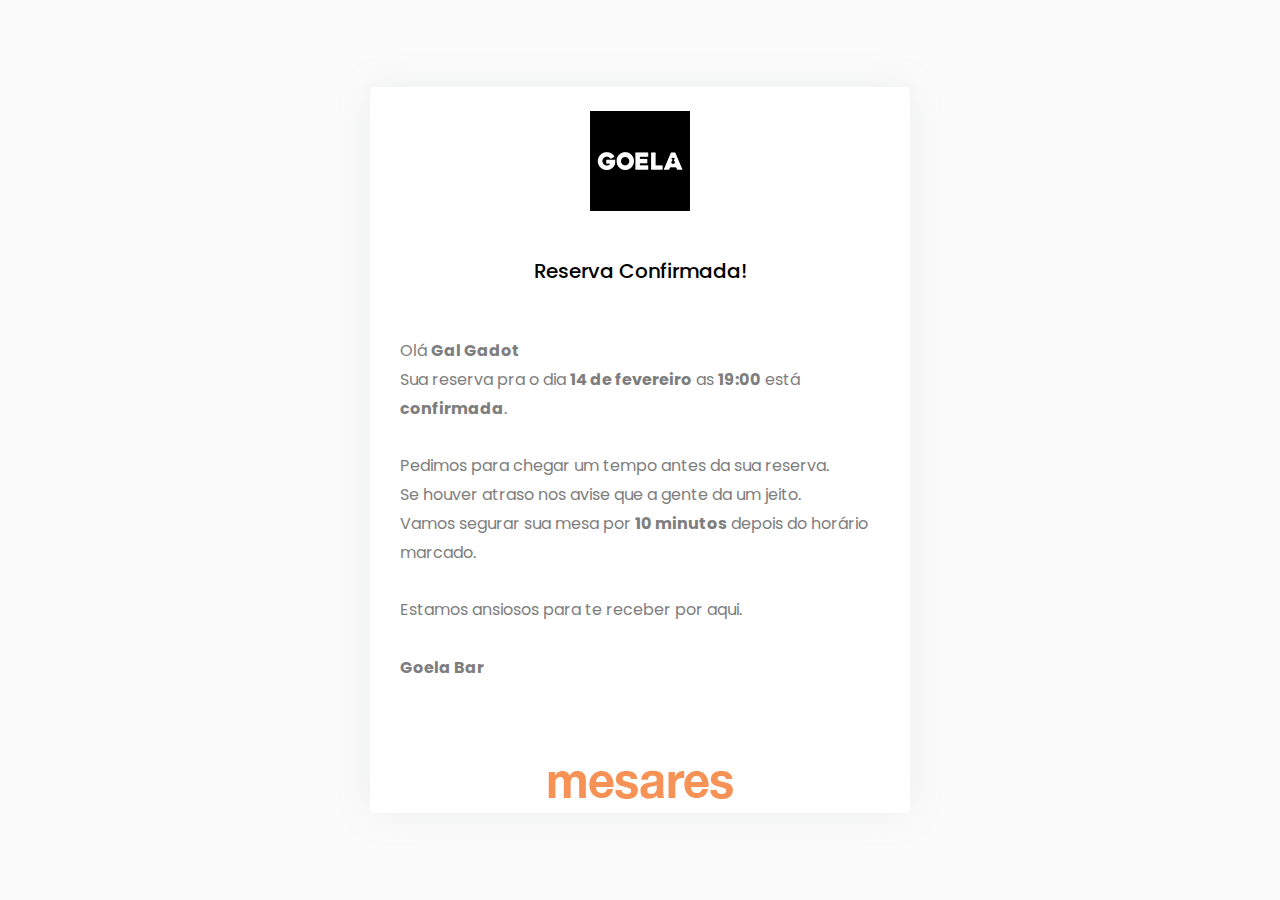
<file: adm_teste/mesares-confirmorder.html>
<!DOCTYPE html>
<html lang="en" class="h-100">

<head>
    <meta charset="utf-8">
    <meta http-equiv="X-UA-Compatible" content="IE=edge">
    <meta name="viewport" content="width=device-width,initial-scale=1">
    <title>Mesares</title>
    <!-- Favicon icon -->
    <link rel="icon" type="image/png" sizes="16x16" href="./images/favicon.png">
    <link href="./css/style.css" rel="stylesheet">

</head>

<body class="h-100">
    <div class="authincation h-100">
        <div class="container h-100">
            <div class="row justify-content-center h-100 align-items-center">
                <div class="col-md-6">
                    <div class="authincation-content">
                        <div class="row no-gutters">
                            <div class="col-xl-12">

                                <div class="text-center"><img class="text-center mt-4" src="images/logo-goelabar.png"/></div><br><br>


                                <div class="text-center">
                                    <h5 class="card-title mb-4">Reserva Confirmada!</h5>
                                    <p class="card-body text-left">Olá <b>Gal Gadot</b><br>
                                    Sua reserva pra o dia <b>14 de fevereiro</b> as <b>19:00</b> está <b>confirmada</b>.<br><br>

                                    Pedimos para chegar um tempo antes da sua reserva. <br>
                                    Se houver atraso nos avise que a gente da um jeito.<br>
                                    Vamos segurar sua mesa por <b>10 minutos</b> depois do horário marcado.<br><br>

                                    Estamos ansiosos para te receber por aqui.<br><br>

                                    <b>Goela Bar</b>
                                    
                                    </p>
                                    <div class="text-center"><img class="text-center mt-4" src="images/logo-mesares.png"/></div>
                                </div>
                            </div>
                        </div>
                    </div>
                </div>
            </div>
        </div>
    </div>


    <!--**********************************
        Scripts
    ***********************************-->
    <!-- Required vendors -->
    <script src="./vendor/global/global.min.js"></script>
	<script src="./vendor/bootstrap-select/dist/js/bootstrap-select.min.js"></script>
    <script src="./js/custom.min.js"></script>
    <script src="./js/deznav-init.js"></script>

</body>

</html>
</file>
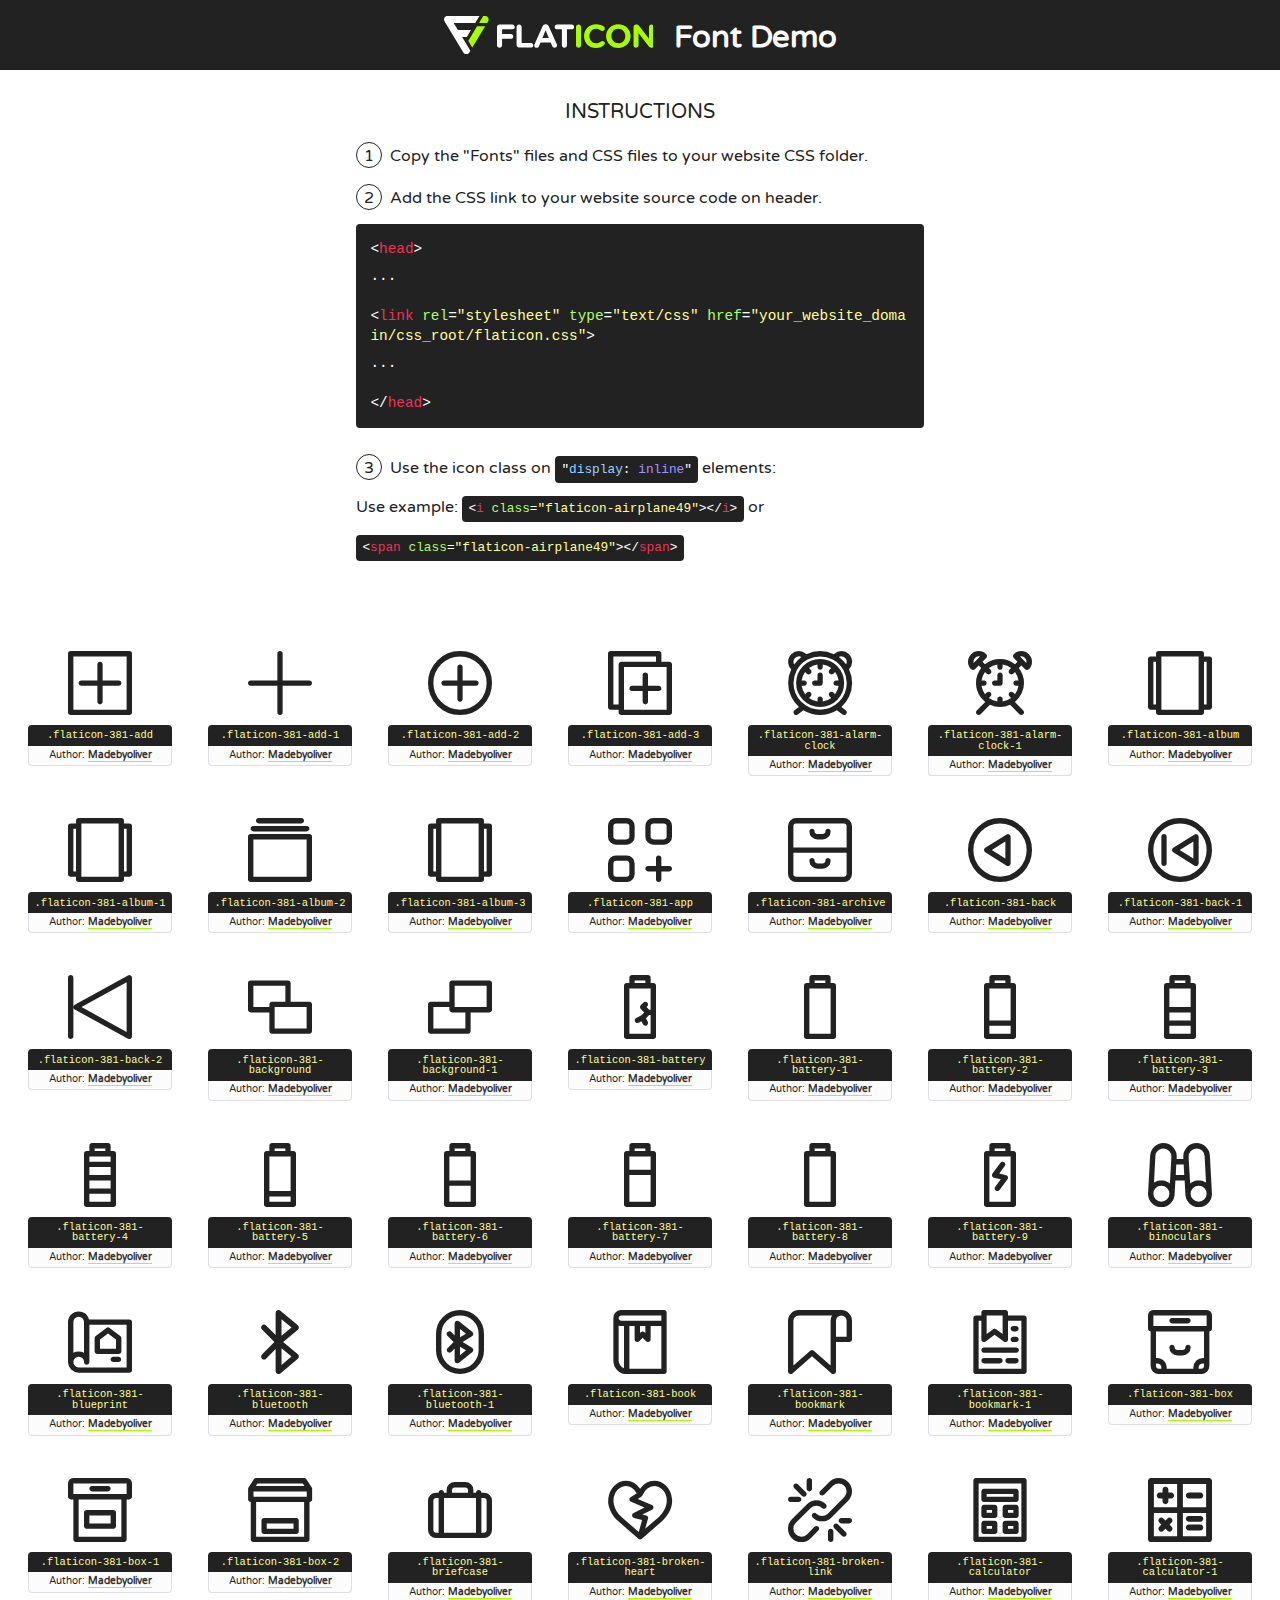
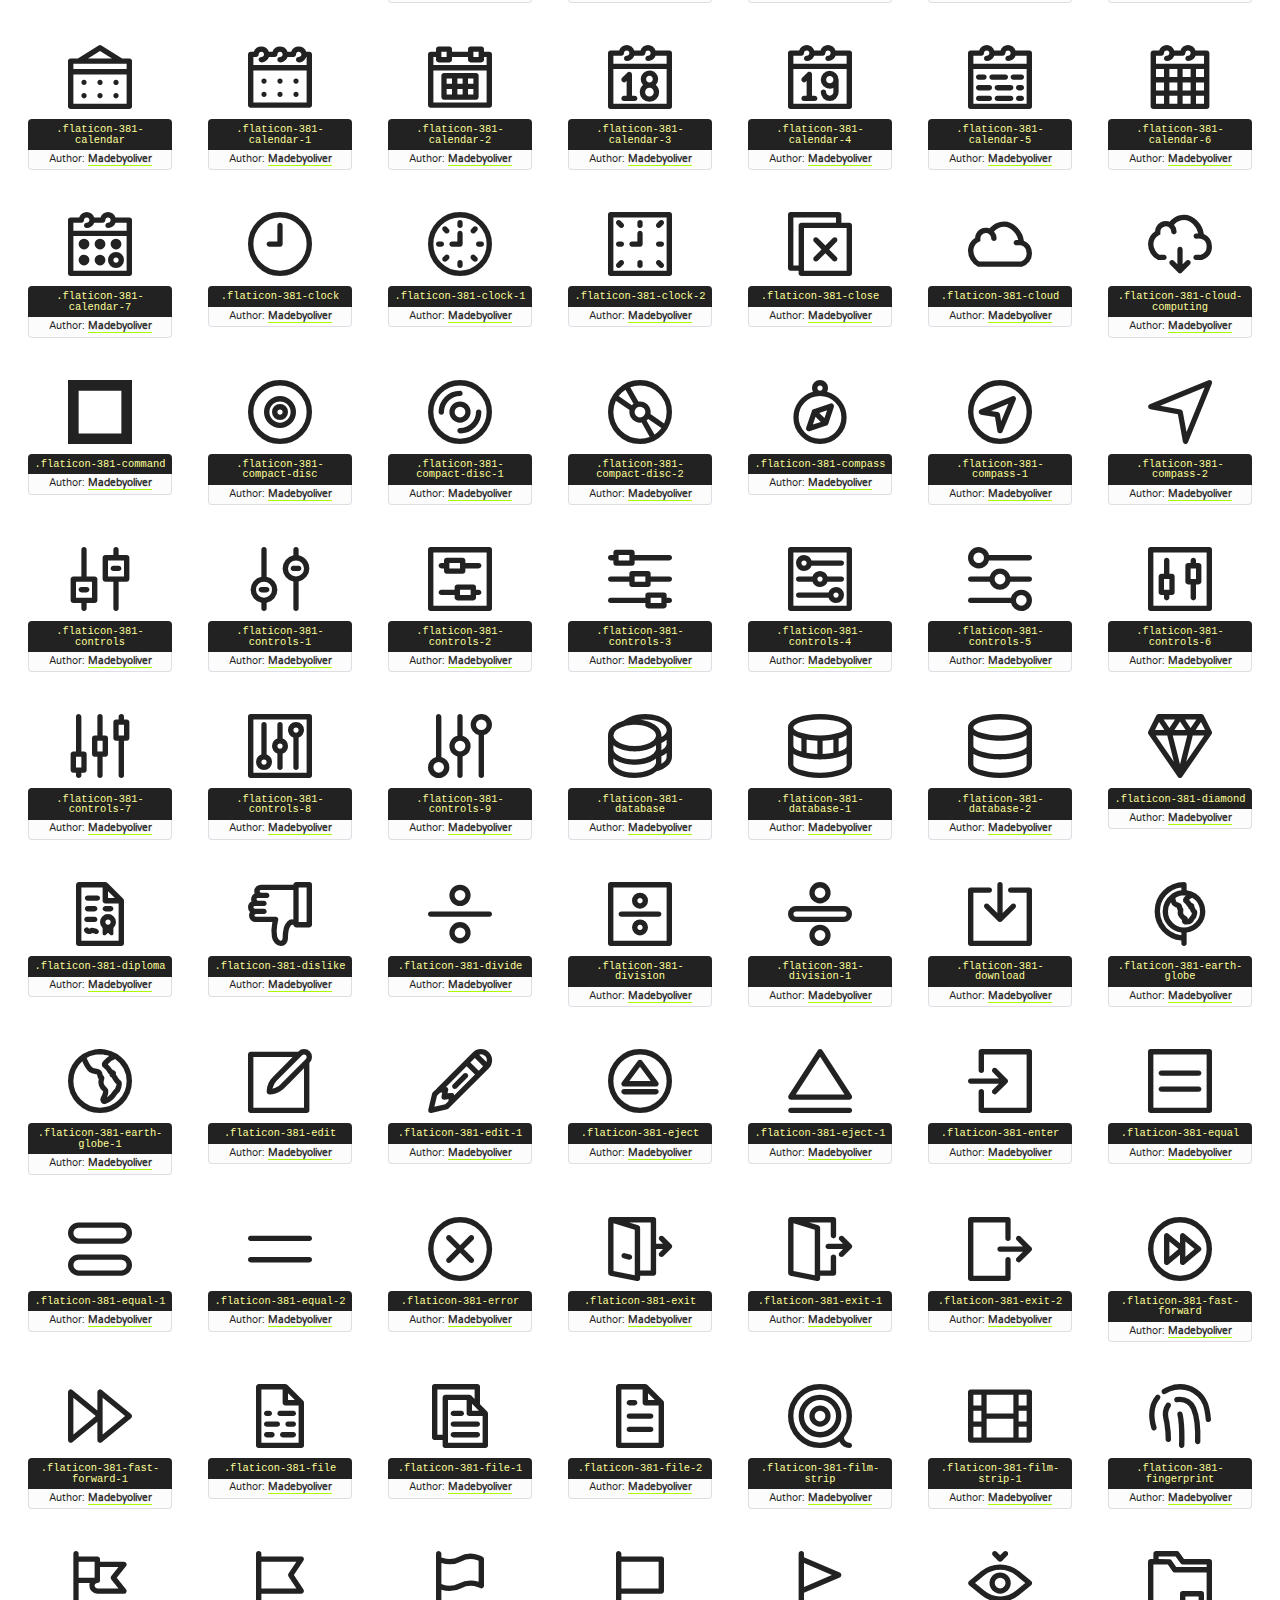
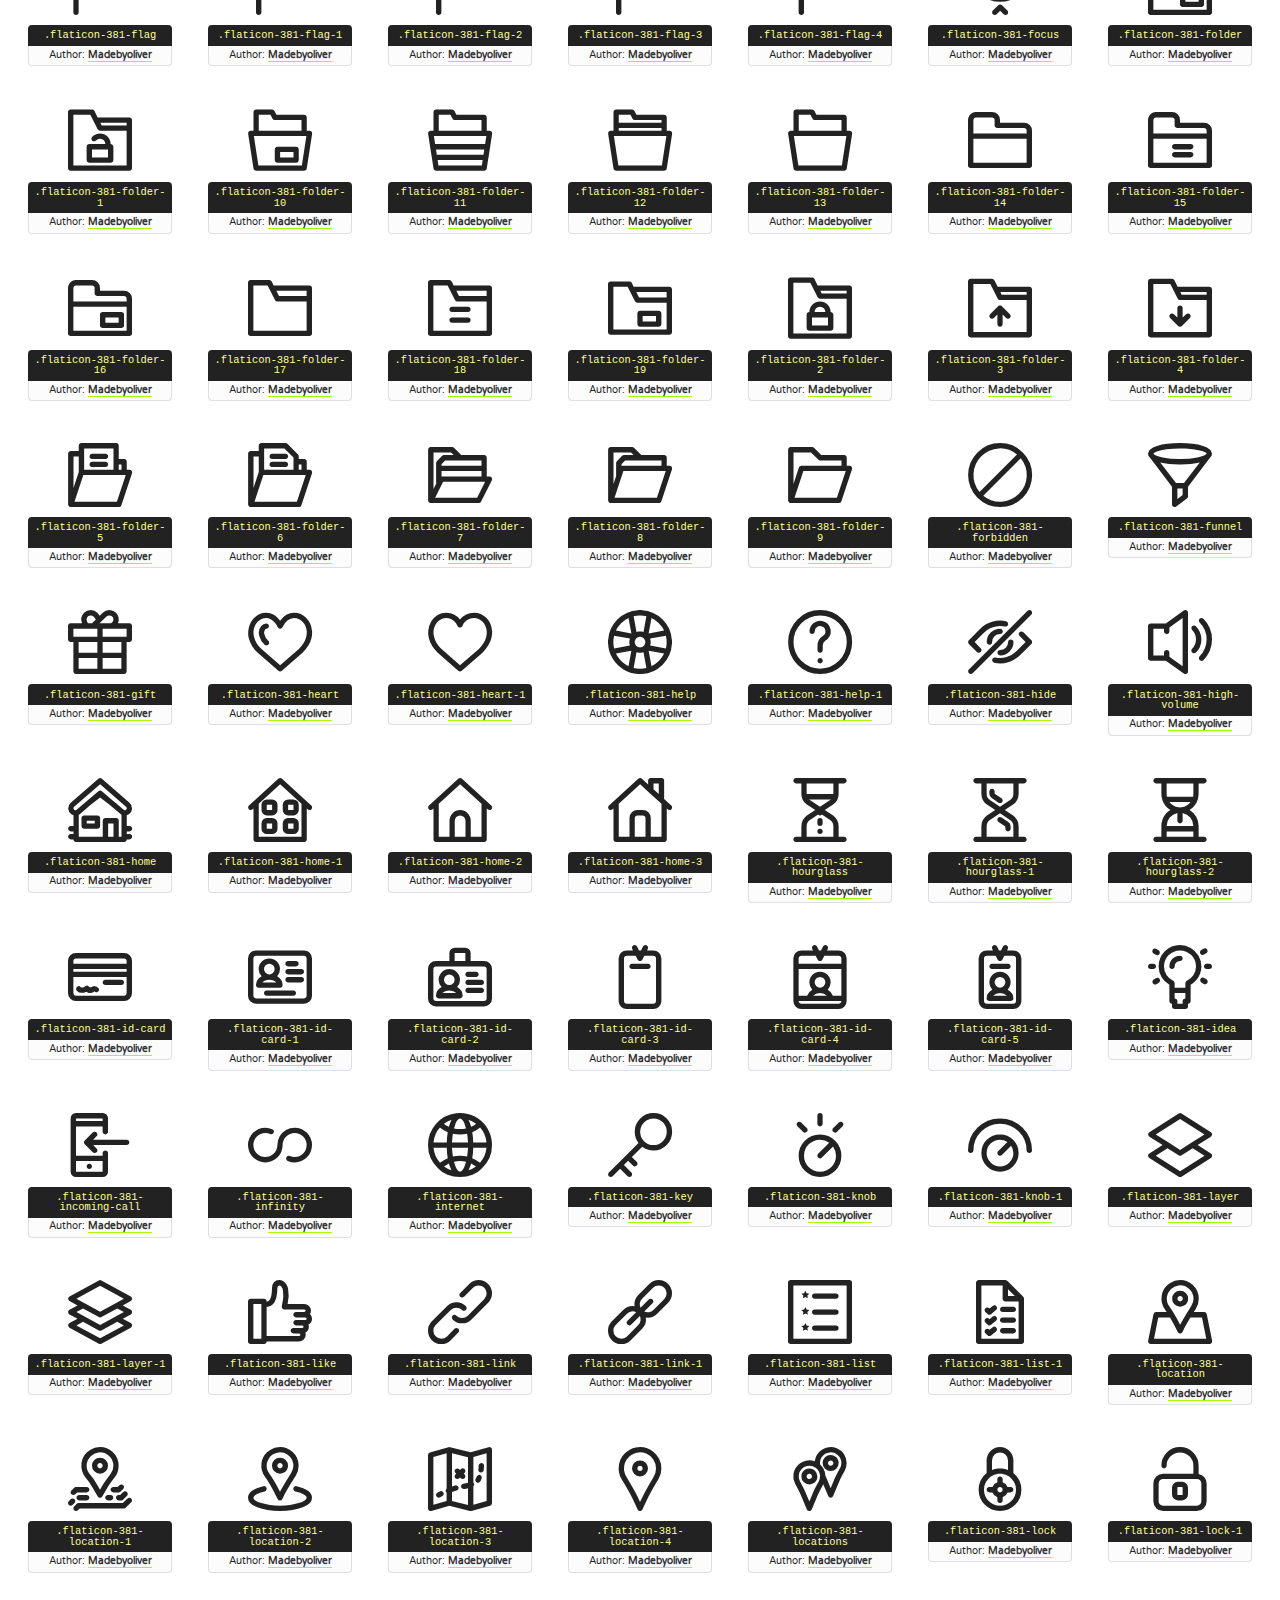
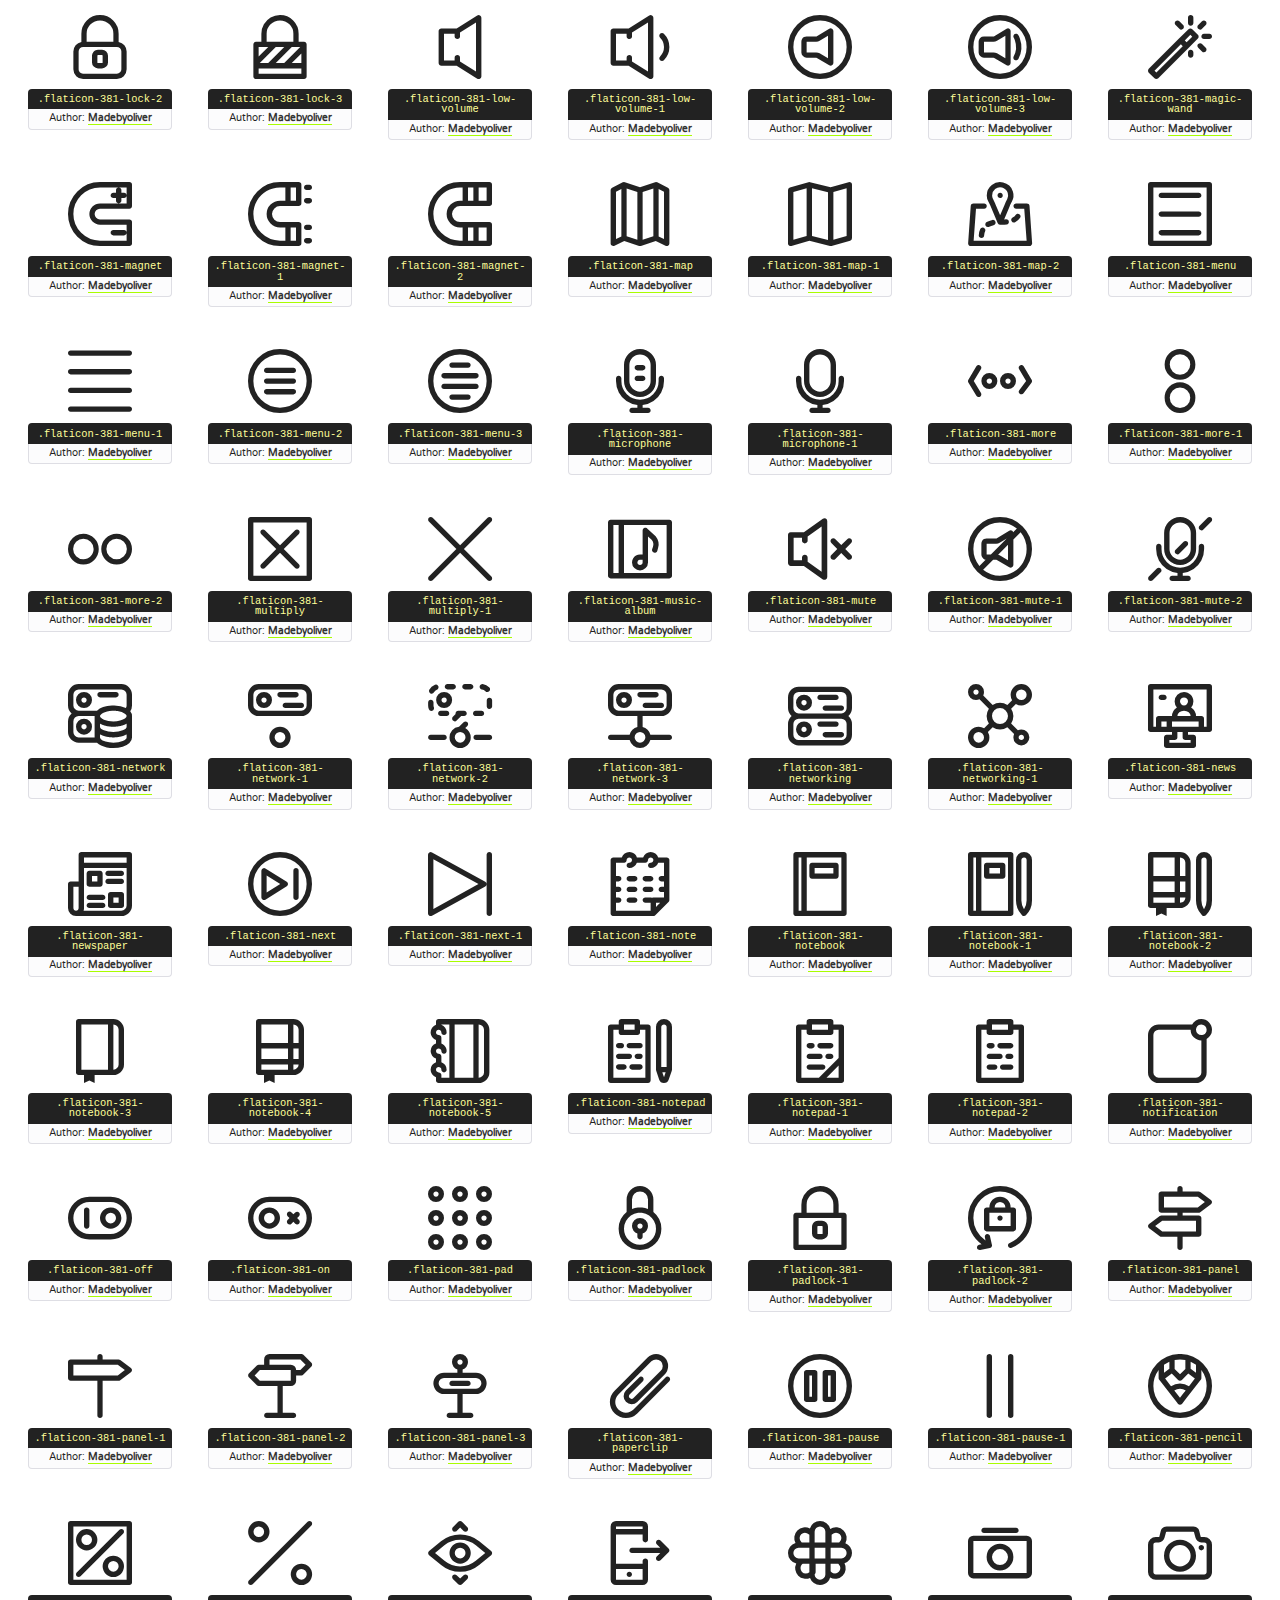
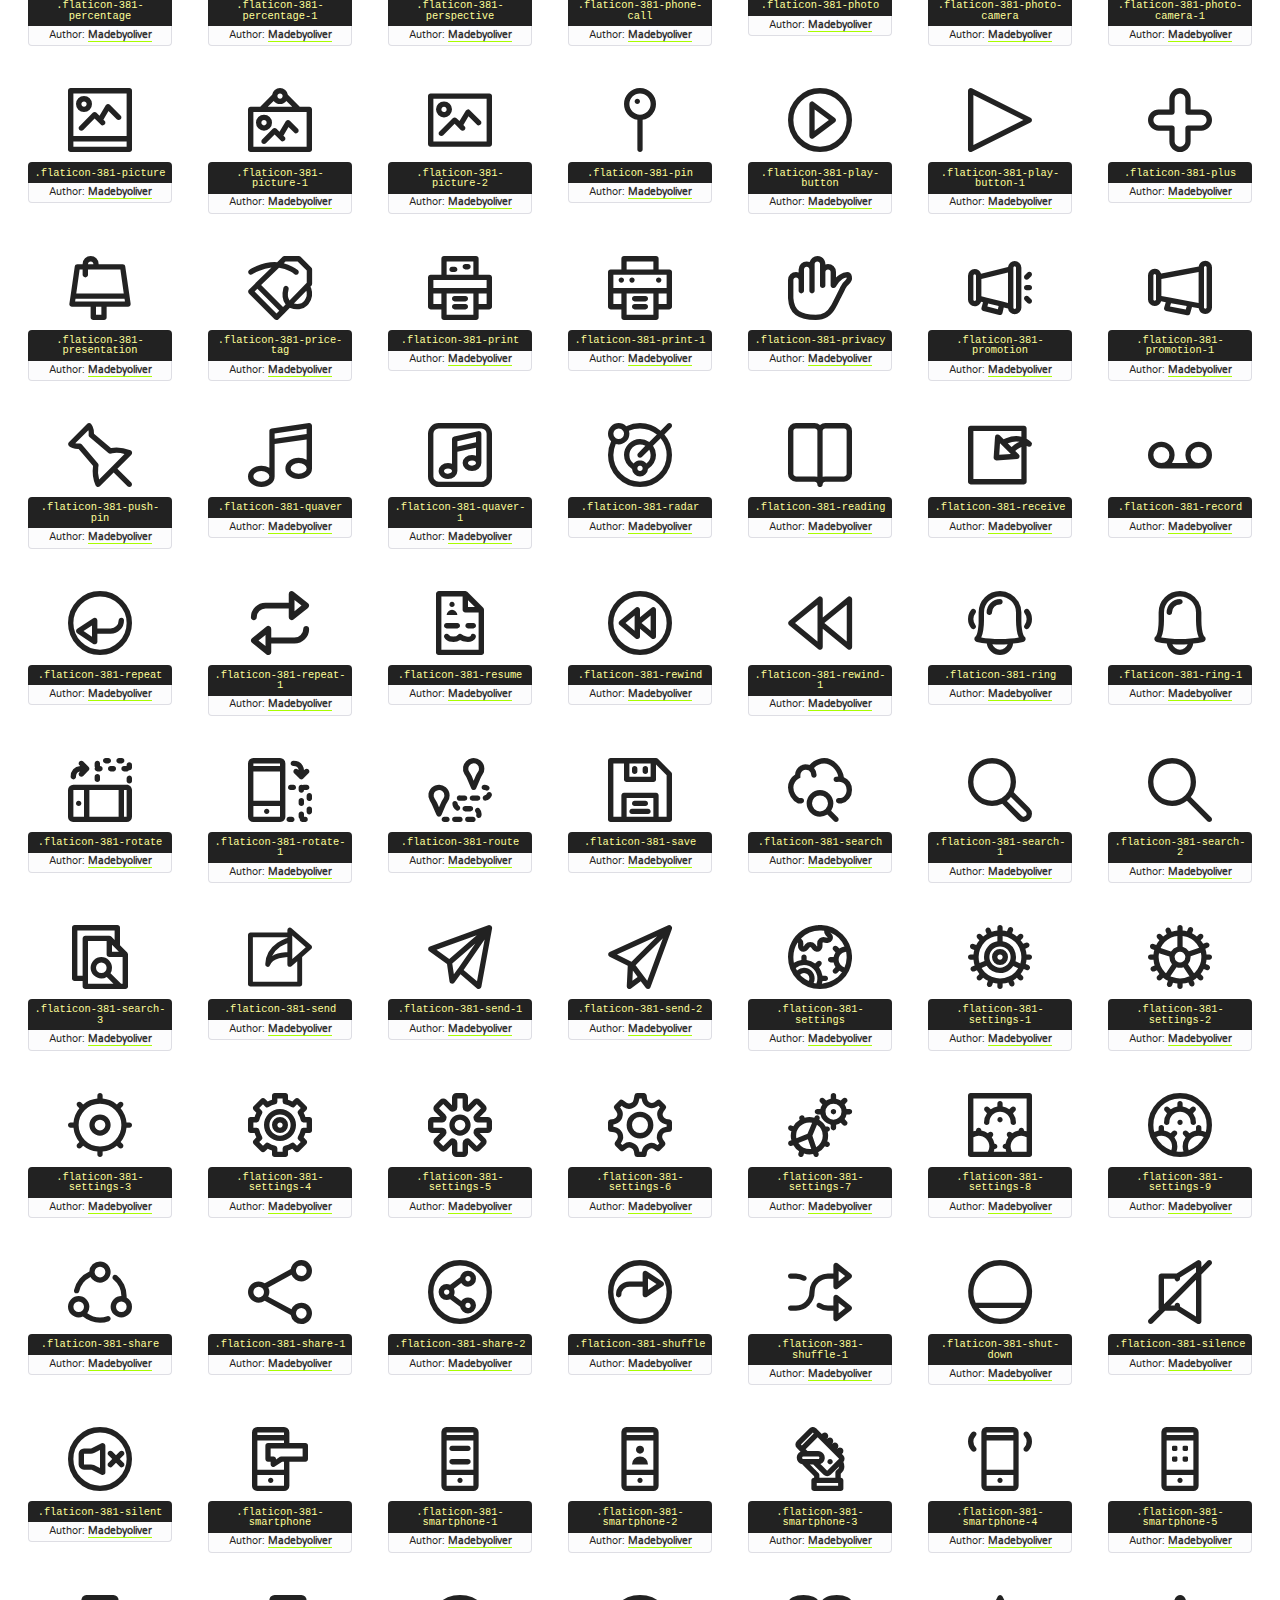
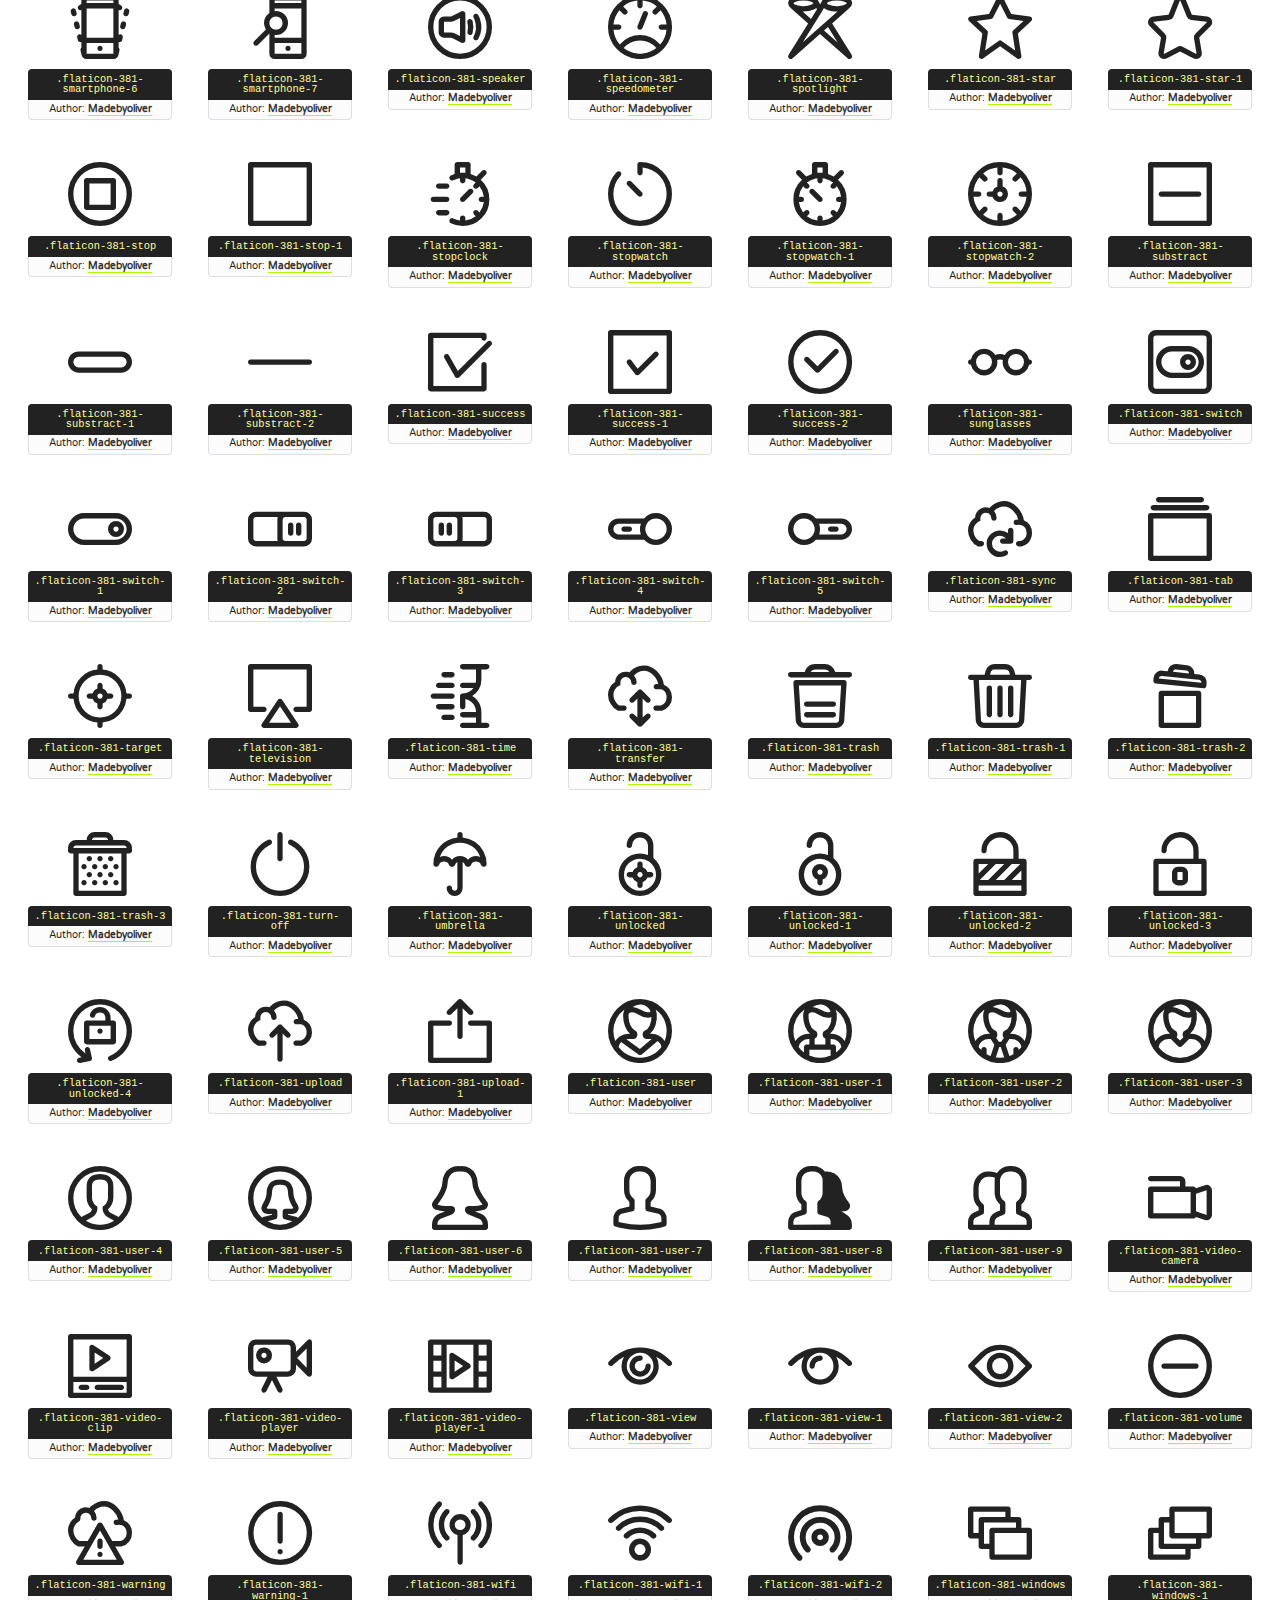
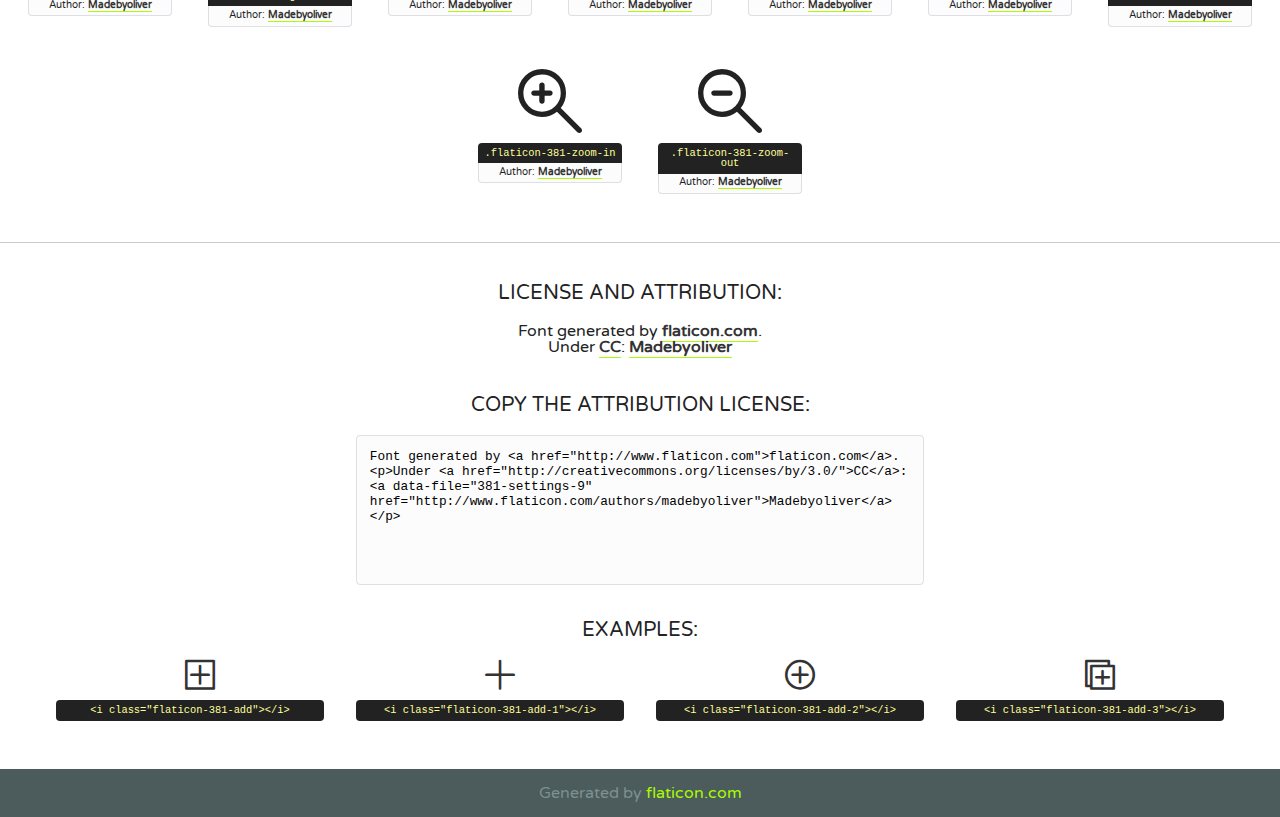
<file: adm_teste/icons/flaticon/flaticon.html>
<!DOCTYPE html>
<!--
  Flaticon icon font: Flaticon
  Creation date: 25/04/2017 09:15
-->
<html>
<!DOCTYPE html>
<html>

<head>
    <title>Flaticon WebFont</title>
    <link href="http://fonts.googleapis.com/css?family=Varela+Round" rel="stylesheet" type="text/css" />
    <link rel="stylesheet" type="text/css" href="flaticon.css">
    <meta charset="UTF-8">
    <style>
    html, body, div, span, applet, object, iframe,
    h1, h2, h3, h4, h5, h6, p, blockquote, pre,
    a, abbr, acronym, address, big, cite, code,
    del, dfn, em, img, ins, kbd, q, s, samp,
    small, strike, strong, sub, sup, tt, var,
    b, u, i, center,
    dl, dt, dd, ol, ul, li,
    fieldset, form, label, legend,
    table, caption, tbody, tfoot, thead, tr, th, td,
    article, aside, canvas, details, embed, 
    figure, figcaption, footer, header, hgroup, 
    menu, nav, output, ruby, section, summary,
    time, mark, audio, video {
        margin: 0;
        padding: 0;
        border: 0;
        font-size: 100%;
        font: inherit;
        vertical-align: baseline;
    }
    /* HTML5 display-role reset for older browsers */
    article, aside, details, figcaption, figure, 
    footer, header, hgroup, menu, nav, section {
        display: block;
    }
    body {
        line-height: 1;
    }
    ol, ul {
        list-style: none;
    }
    blockquote, q {
        quotes: none;
    }
    blockquote:before, blockquote:after,
    q:before, q:after {
        content: '';
        content: none;
    }
    table {
        border-collapse: collapse;
        border-spacing: 0;
    }
    body {
        font-family: 'Varela Round', Helvetica, Arial, sans-serif;
        font-size: 16px;
        color: #222;
    }
    a {
        color: #333;
        border-bottom: 1px solid #a9fd00;
        font-weight: bold;
        text-decoration: none;
    }
    * {
        -moz-box-sizing: border-box;
        -webkit-box-sizing: border-box;
        box-sizing: border-box;
        margin: 0;
        padding: 0;
    }
    [class^="flaticon-"]:before, [class*=" flaticon-"]:before, [class^="flaticon-"]:after, [class*=" flaticon-"]:after {
        font-family: Flaticon;
        font-size: 30px;
        font-style: normal;
        margin-left: 20px;
        color: #333;
    }
    .wrapper {
        max-width: 600px;
        margin: auto;
        padding: 0 1em;
    }
    .title {
        font-size: 1.25em;
        text-align: center;
        margin-bottom: 1em;
        text-transform: uppercase;
    }
    header {
        text-align: center;
        background-color: #222;
        color: #fff;
        padding: 1em;
    }
    header .logo {
        width: 210px;
        height: 38px;
        display: inline-block;
        vertical-align: middle;
        margin-right: 1em;
        border: none;
    }
    header strong {
        font-size: 1.95em;
        font-weight: bold;
        vertical-align: middle;
        margin-top: 5px;
        display: inline-block;
    }
    .demo {
        margin: 2em auto;
        line-height: 1.25em;
    }
    .demo ul li {
        margin-bottom: 1em;
    }
    .demo ul li .num {
        color: #222;
        border-radius: 20px;
        display: inline-block;
        width: 26px;
        padding: 3px;
        height: 26px;
        text-align: center;
        margin-right: 0.5em;
        border: 1px solid #222;
    }
    .demo ul li code {
        background-color: #222;
        border-radius: 4px;
        padding: 0.25em 0.5em;
        display: inline-block;
        color: #fff;
        font-family: Consolas,Monaco,Lucida Console,Liberation Mono,DejaVu Sans Mono,Bitstream Vera Sans Mono,Courier New, monospace;
        font-weight: lighter;
        margin-top: 1em;
        font-size: 0.8em;
        word-break: break-all;
    }
    .demo ul li code.big {
        padding: 1em;
        font-size: 0.9em;
    }
    .demo ul li code .red {
        color: #EF3159;
    }
    .demo ul li code .green {
        color: #ACFF65;
    }
    .demo ul li code .yellow {
        color: #FFFF99;
    }
    .demo ul li code .blue {
        color: #99D3FF;
    }
    .demo ul li code .purple {
        color: #A295FF;
    }
    .demo ul li code .dots {
        margin-top: 0.5em;
        display: block;
    }
    #glyphs {
        border-bottom: 1px solid #ccc;
        padding: 2em 0;
        text-align: center;
    }
    .glyph {
        display: inline-block;
        width: 9em;
        margin: 1em;
        text-align: center;
        vertical-align: top;
        background: #FFF;
    }
    .glyph .glyph-icon {
        padding: 10px;
        display: block;
        font-family:"Flaticon";
        font-size: 64px;
        line-height: 1;
    }
    .glyph .glyph-icon:before {
        font-size: 64px;
        color: #222;
        margin-left: 0;
    }
    .class-name {
        font-size: 0.65em;
        background-color: #222;
        color: #fff;
        border-radius: 4px 4px 0 0;
        padding: 0.5em;
        color: #FFFF99;
        font-family: Consolas,Monaco,Lucida Console,Liberation Mono,DejaVu Sans Mono,Bitstream Vera Sans Mono,Courier New, monospace;
    }
    .author-name {
        font-size: 0.6em;
        background-color: #fcfcfd;
        border: 1px solid #DEDEE4;
        border-top: 0;
        border-radius: 0 0 4px 4px;
        padding: 0.5em;
    }
    .class-name:last-child {
        font-size: 10px;
        color:#888;
    }
    .class-name:last-child a {
        font-size: 10px;
        color:#555;
    }
    .class-name:last-child a:hover {
        color:#a9fd00;
    }
    .glyph > input {
        display: block;
        width: 100px;
        margin: 5px auto;
        text-align: center;
        font-size: 12px;
        cursor: text;
    }
    .glyph > input.icon-input {
        font-family:"Flaticon";
        font-size: 16px;
        margin-bottom: 10px;
    }
    .attribution .title {
        margin-top: 2em;
    }
    .attribution textarea {
        background-color: #fcfcfd;
        padding: 1em;
        border: none;
        box-shadow: none;
        border: 1px solid #DEDEE4;
        border-radius: 4px;
        resize: none;
        width: 100%;
        height: 150px;
        font-size: 0.8em;
        font-family: Consolas,Monaco,Lucida Console,Liberation Mono,DejaVu Sans Mono,Bitstream Vera Sans Mono,Courier New, monospace;
        -webkit-appearance: none;
    }
    .iconsuse {
        margin: 2em auto;
        text-align: center;
        max-width: 1200px;
    }
    .iconsuse:after {
        content: '';
        display: table;
        clear: both;
    }
    .iconsuse .image {
        float: left;
        width: 25%;
        padding: 0 1em;
    }
    .iconsuse .image p {
        margin-bottom: 1em;
    }
    .iconsuse .image span {
        display: block;
        font-size: 0.65em;
        background-color: #222;
        color: #fff;
        border-radius: 4px;
        padding: 0.5em;
        color: #FFFF99;
        margin-top: 1em;
        font-family: Consolas,Monaco,Lucida Console,Liberation Mono,DejaVu Sans Mono,Bitstream Vera Sans Mono,Courier New, monospace;
    }
    #footer {
        text-align: center;
        background-color: #4C5B5C;
        color: #7c9192;
        padding: 1em;
    }
    #footer a {
        border: none;
        color: #a9fd00;
        font-weight: normal;
    }
    @media (max-width: 960px) {
        .iconsuse .image {
            width: 50%;
        }
    }
    @media (max-width: 560px) {
        .iconsuse .image {
            width: 100%;
        }
    }
    </style>
</head>

<body class="characters-off">

    <header>
        <a href="http://www.flaticon.com" target="_blank" class="logo">
            <svg version="1.1" xmlns="http://www.w3.org/2000/svg" xmlns:xlink="http://www.w3.org/1999/xlink" xmlns:a="http://ns.adobe.com/AdobeSVGViewerExtensions/3.0/" viewBox="0 0 560.875 102.036" enable-background="new 0 0 560.875 102.036" xml:space="preserve">
                <defs>
                </defs>
                <g>
                    <g class="letters">
                        <path fill="#ffffff" d="M141.596,29.675c0-3.777,2.985-6.767,6.764-6.767h34.438c3.426,0,6.15,2.728,6.15,6.15
                        c0,3.43-2.724,6.149-6.15,6.149h-27.674v13.091h23.719c3.429,0,6.151,2.724,6.151,6.15c0,3.43-2.723,6.149-6.151,6.149h-23.719
                        v17.574c0,3.773-2.986,6.761-6.764,6.761c-3.779,0-6.764-2.989-6.764-6.761V29.675z"></path>
                        <path fill="#ffffff" d="M193.844,29.149c0-3.781,2.985-6.767,6.764-6.767c3.776,0,6.763,2.985,6.763,6.767v42.957h25.039
                        c3.426,0,6.149,2.726,6.149,6.153c0,3.425-2.723,6.15-6.149,6.15h-31.802c-3.779,0-6.764-2.986-6.764-6.768V29.149z"></path>
                        <path fill="#ffffff" d="M241.891,75.71l21.438-48.407c1.492-3.341,4.215-5.357,7.906-5.357h0.792
                        c3.686,0,6.323,2.017,7.815,5.357l21.439,48.407c0.436,0.967,0.701,1.845,0.701,2.723c0,3.602-2.809,6.501-6.414,6.501
                        c-3.161,0-5.269-1.845-6.499-4.655l-4.132-9.661h-27.059l-4.301,10.102c-1.144,2.631-3.426,4.214-6.237,4.214
                        c-3.517,0-6.24-2.81-6.24-6.325C241.1,77.64,241.451,76.677,241.891,75.71z M279.932,58.666l-8.521-20.297l-8.526,20.297H279.932
                        z"></path>
                        <path fill="#ffffff" d="M314.864,35.387H301.86c-3.429,0-6.239-2.813-6.239-6.238c0-3.429,2.811-6.24,6.239-6.24h39.533
                        c3.426,0,6.237,2.811,6.237,6.24c0,3.425-2.811,6.238-6.237,6.238h-13.001v42.785c0,3.773-2.99,6.761-6.764,6.761
                        c-3.779,0-6.764-2.989-6.764-6.761V35.387z"></path>
                        <path fill="#A9FD00" d="M352.615,29.149c0-3.781,2.985-6.767,6.767-6.767c3.774,0,6.761,2.985,6.761,6.767v49.024
                        c0,3.773-2.987,6.761-6.761,6.761c-3.781,0-6.767-2.989-6.767-6.761V29.149z"></path>
                        <path fill="#A9FD00" d="M374.132,53.836v-0.179c0-17.481,13.178-31.801,32.065-31.801c9.22,0,15.459,2.458,20.557,6.238
                        c1.402,1.054,2.637,2.985,2.637,5.357c0,3.692-2.985,6.59-6.681,6.59c-1.845,0-3.071-0.702-4.044-1.319
                        c-3.776-2.813-7.729-4.393-12.562-4.393c-10.364,0-17.831,8.611-17.831,19.154v0.173c0,10.542,7.291,19.329,17.831,19.329
                        c5.715,0,9.492-1.756,13.359-4.834c1.049-0.874,2.458-1.491,4.039-1.491c3.429,0,6.325,2.813,6.325,6.236
                        c0,2.106-1.056,3.78-2.282,4.834c-5.539,4.834-12.036,7.733-21.878,7.733C387.572,85.464,374.132,71.493,374.132,53.836z"></path>
                        <path fill="#A9FD00" d="M433.009,53.836v-0.179c0-17.481,13.79-31.801,32.766-31.801c18.981,0,32.592,14.143,32.592,31.628v0.173
                        c0,17.483-13.785,31.807-32.769,31.807C446.625,85.464,433.009,71.32,433.009,53.836z M484.224,53.836v-0.179
                        c0-10.539-7.725-19.326-18.626-19.326c-10.893,0-18.449,8.611-18.449,19.154v0.173c0,10.542,7.73,19.329,18.626,19.329
                        C476.676,72.986,484.224,64.378,484.224,53.836z"></path>
                        <path fill="#A9FD00" d="M506.233,29.321c0-3.774,2.99-6.763,6.767-6.763h1.401c3.252,0,5.183,1.583,7.029,3.953l26.093,34.265
                        V29.059c0-3.692,2.99-6.677,6.681-6.677c3.683,0,6.671,2.985,6.671,6.677v48.934c0,3.78-2.987,6.765-6.764,6.765h-0.436
                        c-3.257,0-5.188-1.581-7.034-3.953l-27.056-35.492v32.944c0,3.687-2.985,6.676-6.678,6.676c-3.683,0-6.673-2.989-6.673-6.676
                        V29.321z"></path>
                    </g>
                    <g class="insignia">
                        <path fill="#ffffff" d="M48.372,56.137h12.517l11.156-18.537H37.186L25.688,18.539h57.825L94.668,0H9.271
                        C5.925,0,2.842,1.801,1.198,4.716c-1.644,2.907-1.593,6.482,0.134,9.343l50.38,83.501c1.678,2.781,4.689,4.476,7.938,4.476
                        c3.246,0,6.257-1.695,7.935-4.476l2.898-4.804L48.372,56.137z"></path>
                        <g class="i">
                            <path fill="#A9FD00" d="M93.575,18.539h0.031v0.004l21.652,0.004l2.705-4.488c1.727-2.861,1.778-6.436,0.133-9.343
                            C116.454,1.801,113.371,0,110.026,0h-5.294L93.575,18.539z"></path>
                            <polygon fill="#A9FD00" points="88.291,27.356 64.725,66.486 75.519,84.404 109.942,27.356"></polygon>
                        </g>
                    </g>
                </g>
            </svg>
        </a>
        <strong>Font Demo</strong>
    </header>


    <section class="demo wrapper">

        <p class="title">Instructions</p>

        <ul>
            <li>
                <span class="num">1</span>Copy the "Fonts" files and CSS files to your website CSS folder.
            </li>
            <li>
                <span class="num">2</span>Add the CSS link to your website source code on header.
                <code class="big">
                    &lt;<span class="red">head</span>&gt;
                    <br/><span class="dots">...</span>
                    <br/>&lt;<span class="red">link</span> <span class="green">rel</span>=<span class="yellow">"stylesheet"</span> <span class="green">type</span>=<span class="yellow">"text/css"</span> <span class="green">href</span>=<span class="yellow">"your_website_domain/css_root/flaticon.css"</span>&gt;
                    <br/><span class="dots">...</span>
                    <br/>&lt;/<span class="red">head</span>&gt;
                </code>
            </li>

            <li>
                <p>
                    <span class="num">3</span>Use the icon class on <code>"<span class="blue">display</span>:<span class="purple"> inline</span>"</code> elements:
                    <br />
                    Use example: <code>&lt;<span class="red">i</span> <span class="green">class</span>=<span class="yellow">&quot;flaticon-airplane49&quot;</span>&gt;&lt;/<span class="red">i</span>&gt;</code> or <code>&lt;<span class="red">span</span> <span class="green">class</span>=<span class="yellow">&quot;flaticon-airplane49&quot;</span>&gt;&lt;/<span class="red">span</span>&gt;</code>
            </li>
        </ul>

    </section>




   <section id="glyphs">          
    
      
        <div class="glyph"><div class="glyph-icon flaticon-381-add"></div>
            <div class="class-name">.flaticon-381-add</div>
            <div class="author-name">Author: <a data-file="381-add" href="http://www.flaticon.com/authors/madebyoliver">Madebyoliver</a> </div> 
        </div>        
        
        <div class="glyph"><div class="glyph-icon flaticon-381-add-1"></div>
            <div class="class-name">.flaticon-381-add-1</div>
            <div class="author-name">Author: <a data-file="381-add-1" href="http://www.flaticon.com/authors/madebyoliver">Madebyoliver</a> </div> 
        </div>        
        
        <div class="glyph"><div class="glyph-icon flaticon-381-add-2"></div>
            <div class="class-name">.flaticon-381-add-2</div>
            <div class="author-name">Author: <a data-file="381-add-2" href="http://www.flaticon.com/authors/madebyoliver">Madebyoliver</a> </div> 
        </div>        
        
        <div class="glyph"><div class="glyph-icon flaticon-381-add-3"></div>
            <div class="class-name">.flaticon-381-add-3</div>
            <div class="author-name">Author: <a data-file="381-add-3" href="http://www.flaticon.com/authors/madebyoliver">Madebyoliver</a> </div> 
        </div>        
        
        <div class="glyph"><div class="glyph-icon flaticon-381-alarm-clock"></div>
            <div class="class-name">.flaticon-381-alarm-clock</div>
            <div class="author-name">Author: <a data-file="381-alarm-clock" href="http://www.flaticon.com/authors/madebyoliver">Madebyoliver</a> </div> 
        </div>        
        
        <div class="glyph"><div class="glyph-icon flaticon-381-alarm-clock-1"></div>
            <div class="class-name">.flaticon-381-alarm-clock-1</div>
            <div class="author-name">Author: <a data-file="381-alarm-clock-1" href="http://www.flaticon.com/authors/madebyoliver">Madebyoliver</a> </div> 
        </div>        
        
        <div class="glyph"><div class="glyph-icon flaticon-381-album"></div>
            <div class="class-name">.flaticon-381-album</div>
            <div class="author-name">Author: <a data-file="381-album" href="http://www.flaticon.com/authors/madebyoliver">Madebyoliver</a> </div> 
        </div>        
        
        <div class="glyph"><div class="glyph-icon flaticon-381-album-1"></div>
            <div class="class-name">.flaticon-381-album-1</div>
            <div class="author-name">Author: <a data-file="381-album-1" href="http://www.flaticon.com/authors/madebyoliver">Madebyoliver</a> </div> 
        </div>        
        
        <div class="glyph"><div class="glyph-icon flaticon-381-album-2"></div>
            <div class="class-name">.flaticon-381-album-2</div>
            <div class="author-name">Author: <a data-file="381-album-2" href="http://www.flaticon.com/authors/madebyoliver">Madebyoliver</a> </div> 
        </div>        
        
        <div class="glyph"><div class="glyph-icon flaticon-381-album-3"></div>
            <div class="class-name">.flaticon-381-album-3</div>
            <div class="author-name">Author: <a data-file="381-album-3" href="http://www.flaticon.com/authors/madebyoliver">Madebyoliver</a> </div> 
        </div>        
        
        <div class="glyph"><div class="glyph-icon flaticon-381-app"></div>
            <div class="class-name">.flaticon-381-app</div>
            <div class="author-name">Author: <a data-file="381-app" href="http://www.flaticon.com/authors/madebyoliver">Madebyoliver</a> </div> 
        </div>        
        
        <div class="glyph"><div class="glyph-icon flaticon-381-archive"></div>
            <div class="class-name">.flaticon-381-archive</div>
            <div class="author-name">Author: <a data-file="381-archive" href="http://www.flaticon.com/authors/madebyoliver">Madebyoliver</a> </div> 
        </div>        
        
        <div class="glyph"><div class="glyph-icon flaticon-381-back"></div>
            <div class="class-name">.flaticon-381-back</div>
            <div class="author-name">Author: <a data-file="381-back" href="http://www.flaticon.com/authors/madebyoliver">Madebyoliver</a> </div> 
        </div>        
        
        <div class="glyph"><div class="glyph-icon flaticon-381-back-1"></div>
            <div class="class-name">.flaticon-381-back-1</div>
            <div class="author-name">Author: <a data-file="381-back-1" href="http://www.flaticon.com/authors/madebyoliver">Madebyoliver</a> </div> 
        </div>        
        
        <div class="glyph"><div class="glyph-icon flaticon-381-back-2"></div>
            <div class="class-name">.flaticon-381-back-2</div>
            <div class="author-name">Author: <a data-file="381-back-2" href="http://www.flaticon.com/authors/madebyoliver">Madebyoliver</a> </div> 
        </div>        
        
        <div class="glyph"><div class="glyph-icon flaticon-381-background"></div>
            <div class="class-name">.flaticon-381-background</div>
            <div class="author-name">Author: <a data-file="381-background" href="http://www.flaticon.com/authors/madebyoliver">Madebyoliver</a> </div> 
        </div>        
        
        <div class="glyph"><div class="glyph-icon flaticon-381-background-1"></div>
            <div class="class-name">.flaticon-381-background-1</div>
            <div class="author-name">Author: <a data-file="381-background-1" href="http://www.flaticon.com/authors/madebyoliver">Madebyoliver</a> </div> 
        </div>        
        
        <div class="glyph"><div class="glyph-icon flaticon-381-battery"></div>
            <div class="class-name">.flaticon-381-battery</div>
            <div class="author-name">Author: <a data-file="381-battery" href="http://www.flaticon.com/authors/madebyoliver">Madebyoliver</a> </div> 
        </div>        
        
        <div class="glyph"><div class="glyph-icon flaticon-381-battery-1"></div>
            <div class="class-name">.flaticon-381-battery-1</div>
            <div class="author-name">Author: <a data-file="381-battery-1" href="http://www.flaticon.com/authors/madebyoliver">Madebyoliver</a> </div> 
        </div>        
        
        <div class="glyph"><div class="glyph-icon flaticon-381-battery-2"></div>
            <div class="class-name">.flaticon-381-battery-2</div>
            <div class="author-name">Author: <a data-file="381-battery-2" href="http://www.flaticon.com/authors/madebyoliver">Madebyoliver</a> </div> 
        </div>        
        
        <div class="glyph"><div class="glyph-icon flaticon-381-battery-3"></div>
            <div class="class-name">.flaticon-381-battery-3</div>
            <div class="author-name">Author: <a data-file="381-battery-3" href="http://www.flaticon.com/authors/madebyoliver">Madebyoliver</a> </div> 
        </div>        
        
        <div class="glyph"><div class="glyph-icon flaticon-381-battery-4"></div>
            <div class="class-name">.flaticon-381-battery-4</div>
            <div class="author-name">Author: <a data-file="381-battery-4" href="http://www.flaticon.com/authors/madebyoliver">Madebyoliver</a> </div> 
        </div>        
        
        <div class="glyph"><div class="glyph-icon flaticon-381-battery-5"></div>
            <div class="class-name">.flaticon-381-battery-5</div>
            <div class="author-name">Author: <a data-file="381-battery-5" href="http://www.flaticon.com/authors/madebyoliver">Madebyoliver</a> </div> 
        </div>        
        
        <div class="glyph"><div class="glyph-icon flaticon-381-battery-6"></div>
            <div class="class-name">.flaticon-381-battery-6</div>
            <div class="author-name">Author: <a data-file="381-battery-6" href="http://www.flaticon.com/authors/madebyoliver">Madebyoliver</a> </div> 
        </div>        
        
        <div class="glyph"><div class="glyph-icon flaticon-381-battery-7"></div>
            <div class="class-name">.flaticon-381-battery-7</div>
            <div class="author-name">Author: <a data-file="381-battery-7" href="http://www.flaticon.com/authors/madebyoliver">Madebyoliver</a> </div> 
        </div>        
        
        <div class="glyph"><div class="glyph-icon flaticon-381-battery-8"></div>
            <div class="class-name">.flaticon-381-battery-8</div>
            <div class="author-name">Author: <a data-file="381-battery-8" href="http://www.flaticon.com/authors/madebyoliver">Madebyoliver</a> </div> 
        </div>        
        
        <div class="glyph"><div class="glyph-icon flaticon-381-battery-9"></div>
            <div class="class-name">.flaticon-381-battery-9</div>
            <div class="author-name">Author: <a data-file="381-battery-9" href="http://www.flaticon.com/authors/madebyoliver">Madebyoliver</a> </div> 
        </div>        
        
        <div class="glyph"><div class="glyph-icon flaticon-381-binoculars"></div>
            <div class="class-name">.flaticon-381-binoculars</div>
            <div class="author-name">Author: <a data-file="381-binoculars" href="http://www.flaticon.com/authors/madebyoliver">Madebyoliver</a> </div> 
        </div>        
        
        <div class="glyph"><div class="glyph-icon flaticon-381-blueprint"></div>
            <div class="class-name">.flaticon-381-blueprint</div>
            <div class="author-name">Author: <a data-file="381-blueprint" href="http://www.flaticon.com/authors/madebyoliver">Madebyoliver</a> </div> 
        </div>        
        
        <div class="glyph"><div class="glyph-icon flaticon-381-bluetooth"></div>
            <div class="class-name">.flaticon-381-bluetooth</div>
            <div class="author-name">Author: <a data-file="381-bluetooth" href="http://www.flaticon.com/authors/madebyoliver">Madebyoliver</a> </div> 
        </div>        
        
        <div class="glyph"><div class="glyph-icon flaticon-381-bluetooth-1"></div>
            <div class="class-name">.flaticon-381-bluetooth-1</div>
            <div class="author-name">Author: <a data-file="381-bluetooth-1" href="http://www.flaticon.com/authors/madebyoliver">Madebyoliver</a> </div> 
        </div>        
        
        <div class="glyph"><div class="glyph-icon flaticon-381-book"></div>
            <div class="class-name">.flaticon-381-book</div>
            <div class="author-name">Author: <a data-file="381-book" href="http://www.flaticon.com/authors/madebyoliver">Madebyoliver</a> </div> 
        </div>        
        
        <div class="glyph"><div class="glyph-icon flaticon-381-bookmark"></div>
            <div class="class-name">.flaticon-381-bookmark</div>
            <div class="author-name">Author: <a data-file="381-bookmark" href="http://www.flaticon.com/authors/madebyoliver">Madebyoliver</a> </div> 
        </div>        
        
        <div class="glyph"><div class="glyph-icon flaticon-381-bookmark-1"></div>
            <div class="class-name">.flaticon-381-bookmark-1</div>
            <div class="author-name">Author: <a data-file="381-bookmark-1" href="http://www.flaticon.com/authors/madebyoliver">Madebyoliver</a> </div> 
        </div>        
        
        <div class="glyph"><div class="glyph-icon flaticon-381-box"></div>
            <div class="class-name">.flaticon-381-box</div>
            <div class="author-name">Author: <a data-file="381-box" href="http://www.flaticon.com/authors/madebyoliver">Madebyoliver</a> </div> 
        </div>        
        
        <div class="glyph"><div class="glyph-icon flaticon-381-box-1"></div>
            <div class="class-name">.flaticon-381-box-1</div>
            <div class="author-name">Author: <a data-file="381-box-1" href="http://www.flaticon.com/authors/madebyoliver">Madebyoliver</a> </div> 
        </div>        
        
        <div class="glyph"><div class="glyph-icon flaticon-381-box-2"></div>
            <div class="class-name">.flaticon-381-box-2</div>
            <div class="author-name">Author: <a data-file="381-box-2" href="http://www.flaticon.com/authors/madebyoliver">Madebyoliver</a> </div> 
        </div>        
        
        <div class="glyph"><div class="glyph-icon flaticon-381-briefcase"></div>
            <div class="class-name">.flaticon-381-briefcase</div>
            <div class="author-name">Author: <a data-file="381-briefcase" href="http://www.flaticon.com/authors/madebyoliver">Madebyoliver</a> </div> 
        </div>        
        
        <div class="glyph"><div class="glyph-icon flaticon-381-broken-heart"></div>
            <div class="class-name">.flaticon-381-broken-heart</div>
            <div class="author-name">Author: <a data-file="381-broken-heart" href="http://www.flaticon.com/authors/madebyoliver">Madebyoliver</a> </div> 
        </div>        
        
        <div class="glyph"><div class="glyph-icon flaticon-381-broken-link"></div>
            <div class="class-name">.flaticon-381-broken-link</div>
            <div class="author-name">Author: <a data-file="381-broken-link" href="http://www.flaticon.com/authors/madebyoliver">Madebyoliver</a> </div> 
        </div>        
        
        <div class="glyph"><div class="glyph-icon flaticon-381-calculator"></div>
            <div class="class-name">.flaticon-381-calculator</div>
            <div class="author-name">Author: <a data-file="381-calculator" href="http://www.flaticon.com/authors/madebyoliver">Madebyoliver</a> </div> 
        </div>        
        
        <div class="glyph"><div class="glyph-icon flaticon-381-calculator-1"></div>
            <div class="class-name">.flaticon-381-calculator-1</div>
            <div class="author-name">Author: <a data-file="381-calculator-1" href="http://www.flaticon.com/authors/madebyoliver">Madebyoliver</a> </div> 
        </div>        
        
        <div class="glyph"><div class="glyph-icon flaticon-381-calendar"></div>
            <div class="class-name">.flaticon-381-calendar</div>
            <div class="author-name">Author: <a data-file="381-calendar" href="http://www.flaticon.com/authors/madebyoliver">Madebyoliver</a> </div> 
        </div>        
        
        <div class="glyph"><div class="glyph-icon flaticon-381-calendar-1"></div>
            <div class="class-name">.flaticon-381-calendar-1</div>
            <div class="author-name">Author: <a data-file="381-calendar-1" href="http://www.flaticon.com/authors/madebyoliver">Madebyoliver</a> </div> 
        </div>        
        
        <div class="glyph"><div class="glyph-icon flaticon-381-calendar-2"></div>
            <div class="class-name">.flaticon-381-calendar-2</div>
            <div class="author-name">Author: <a data-file="381-calendar-2" href="http://www.flaticon.com/authors/madebyoliver">Madebyoliver</a> </div> 
        </div>        
        
        <div class="glyph"><div class="glyph-icon flaticon-381-calendar-3"></div>
            <div class="class-name">.flaticon-381-calendar-3</div>
            <div class="author-name">Author: <a data-file="381-calendar-3" href="http://www.flaticon.com/authors/madebyoliver">Madebyoliver</a> </div> 
        </div>        
        
        <div class="glyph"><div class="glyph-icon flaticon-381-calendar-4"></div>
            <div class="class-name">.flaticon-381-calendar-4</div>
            <div class="author-name">Author: <a data-file="381-calendar-4" href="http://www.flaticon.com/authors/madebyoliver">Madebyoliver</a> </div> 
        </div>        
        
        <div class="glyph"><div class="glyph-icon flaticon-381-calendar-5"></div>
            <div class="class-name">.flaticon-381-calendar-5</div>
            <div class="author-name">Author: <a data-file="381-calendar-5" href="http://www.flaticon.com/authors/madebyoliver">Madebyoliver</a> </div> 
        </div>        
        
        <div class="glyph"><div class="glyph-icon flaticon-381-calendar-6"></div>
            <div class="class-name">.flaticon-381-calendar-6</div>
            <div class="author-name">Author: <a data-file="381-calendar-6" href="http://www.flaticon.com/authors/madebyoliver">Madebyoliver</a> </div> 
        </div>        
        
        <div class="glyph"><div class="glyph-icon flaticon-381-calendar-7"></div>
            <div class="class-name">.flaticon-381-calendar-7</div>
            <div class="author-name">Author: <a data-file="381-calendar-7" href="http://www.flaticon.com/authors/madebyoliver">Madebyoliver</a> </div> 
        </div>        
        
        <div class="glyph"><div class="glyph-icon flaticon-381-clock"></div>
            <div class="class-name">.flaticon-381-clock</div>
            <div class="author-name">Author: <a data-file="381-clock" href="http://www.flaticon.com/authors/madebyoliver">Madebyoliver</a> </div> 
        </div>        
        
        <div class="glyph"><div class="glyph-icon flaticon-381-clock-1"></div>
            <div class="class-name">.flaticon-381-clock-1</div>
            <div class="author-name">Author: <a data-file="381-clock-1" href="http://www.flaticon.com/authors/madebyoliver">Madebyoliver</a> </div> 
        </div>        
        
        <div class="glyph"><div class="glyph-icon flaticon-381-clock-2"></div>
            <div class="class-name">.flaticon-381-clock-2</div>
            <div class="author-name">Author: <a data-file="381-clock-2" href="http://www.flaticon.com/authors/madebyoliver">Madebyoliver</a> </div> 
        </div>        
        
        <div class="glyph"><div class="glyph-icon flaticon-381-close"></div>
            <div class="class-name">.flaticon-381-close</div>
            <div class="author-name">Author: <a data-file="381-close" href="http://www.flaticon.com/authors/madebyoliver">Madebyoliver</a> </div> 
        </div>        
        
        <div class="glyph"><div class="glyph-icon flaticon-381-cloud"></div>
            <div class="class-name">.flaticon-381-cloud</div>
            <div class="author-name">Author: <a data-file="381-cloud" href="http://www.flaticon.com/authors/madebyoliver">Madebyoliver</a> </div> 
        </div>        
        
        <div class="glyph"><div class="glyph-icon flaticon-381-cloud-computing"></div>
            <div class="class-name">.flaticon-381-cloud-computing</div>
            <div class="author-name">Author: <a data-file="381-cloud-computing" href="http://www.flaticon.com/authors/madebyoliver">Madebyoliver</a> </div> 
        </div>        
        
        <div class="glyph"><div class="glyph-icon flaticon-381-command"></div>
            <div class="class-name">.flaticon-381-command</div>
            <div class="author-name">Author: <a data-file="381-command" href="http://www.flaticon.com/authors/madebyoliver">Madebyoliver</a> </div> 
        </div>        
        
        <div class="glyph"><div class="glyph-icon flaticon-381-compact-disc"></div>
            <div class="class-name">.flaticon-381-compact-disc</div>
            <div class="author-name">Author: <a data-file="381-compact-disc" href="http://www.flaticon.com/authors/madebyoliver">Madebyoliver</a> </div> 
        </div>        
        
        <div class="glyph"><div class="glyph-icon flaticon-381-compact-disc-1"></div>
            <div class="class-name">.flaticon-381-compact-disc-1</div>
            <div class="author-name">Author: <a data-file="381-compact-disc-1" href="http://www.flaticon.com/authors/madebyoliver">Madebyoliver</a> </div> 
        </div>        
        
        <div class="glyph"><div class="glyph-icon flaticon-381-compact-disc-2"></div>
            <div class="class-name">.flaticon-381-compact-disc-2</div>
            <div class="author-name">Author: <a data-file="381-compact-disc-2" href="http://www.flaticon.com/authors/madebyoliver">Madebyoliver</a> </div> 
        </div>        
        
        <div class="glyph"><div class="glyph-icon flaticon-381-compass"></div>
            <div class="class-name">.flaticon-381-compass</div>
            <div class="author-name">Author: <a data-file="381-compass" href="http://www.flaticon.com/authors/madebyoliver">Madebyoliver</a> </div> 
        </div>        
        
        <div class="glyph"><div class="glyph-icon flaticon-381-compass-1"></div>
            <div class="class-name">.flaticon-381-compass-1</div>
            <div class="author-name">Author: <a data-file="381-compass-1" href="http://www.flaticon.com/authors/madebyoliver">Madebyoliver</a> </div> 
        </div>        
        
        <div class="glyph"><div class="glyph-icon flaticon-381-compass-2"></div>
            <div class="class-name">.flaticon-381-compass-2</div>
            <div class="author-name">Author: <a data-file="381-compass-2" href="http://www.flaticon.com/authors/madebyoliver">Madebyoliver</a> </div> 
        </div>        
        
        <div class="glyph"><div class="glyph-icon flaticon-381-controls"></div>
            <div class="class-name">.flaticon-381-controls</div>
            <div class="author-name">Author: <a data-file="381-controls" href="http://www.flaticon.com/authors/madebyoliver">Madebyoliver</a> </div> 
        </div>        
        
        <div class="glyph"><div class="glyph-icon flaticon-381-controls-1"></div>
            <div class="class-name">.flaticon-381-controls-1</div>
            <div class="author-name">Author: <a data-file="381-controls-1" href="http://www.flaticon.com/authors/madebyoliver">Madebyoliver</a> </div> 
        </div>        
        
        <div class="glyph"><div class="glyph-icon flaticon-381-controls-2"></div>
            <div class="class-name">.flaticon-381-controls-2</div>
            <div class="author-name">Author: <a data-file="381-controls-2" href="http://www.flaticon.com/authors/madebyoliver">Madebyoliver</a> </div> 
        </div>        
        
        <div class="glyph"><div class="glyph-icon flaticon-381-controls-3"></div>
            <div class="class-name">.flaticon-381-controls-3</div>
            <div class="author-name">Author: <a data-file="381-controls-3" href="http://www.flaticon.com/authors/madebyoliver">Madebyoliver</a> </div> 
        </div>        
        
        <div class="glyph"><div class="glyph-icon flaticon-381-controls-4"></div>
            <div class="class-name">.flaticon-381-controls-4</div>
            <div class="author-name">Author: <a data-file="381-controls-4" href="http://www.flaticon.com/authors/madebyoliver">Madebyoliver</a> </div> 
        </div>        
        
        <div class="glyph"><div class="glyph-icon flaticon-381-controls-5"></div>
            <div class="class-name">.flaticon-381-controls-5</div>
            <div class="author-name">Author: <a data-file="381-controls-5" href="http://www.flaticon.com/authors/madebyoliver">Madebyoliver</a> </div> 
        </div>        
        
        <div class="glyph"><div class="glyph-icon flaticon-381-controls-6"></div>
            <div class="class-name">.flaticon-381-controls-6</div>
            <div class="author-name">Author: <a data-file="381-controls-6" href="http://www.flaticon.com/authors/madebyoliver">Madebyoliver</a> </div> 
        </div>        
        
        <div class="glyph"><div class="glyph-icon flaticon-381-controls-7"></div>
            <div class="class-name">.flaticon-381-controls-7</div>
            <div class="author-name">Author: <a data-file="381-controls-7" href="http://www.flaticon.com/authors/madebyoliver">Madebyoliver</a> </div> 
        </div>        
        
        <div class="glyph"><div class="glyph-icon flaticon-381-controls-8"></div>
            <div class="class-name">.flaticon-381-controls-8</div>
            <div class="author-name">Author: <a data-file="381-controls-8" href="http://www.flaticon.com/authors/madebyoliver">Madebyoliver</a> </div> 
        </div>        
        
        <div class="glyph"><div class="glyph-icon flaticon-381-controls-9"></div>
            <div class="class-name">.flaticon-381-controls-9</div>
            <div class="author-name">Author: <a data-file="381-controls-9" href="http://www.flaticon.com/authors/madebyoliver">Madebyoliver</a> </div> 
        </div>        
        
        <div class="glyph"><div class="glyph-icon flaticon-381-database"></div>
            <div class="class-name">.flaticon-381-database</div>
            <div class="author-name">Author: <a data-file="381-database" href="http://www.flaticon.com/authors/madebyoliver">Madebyoliver</a> </div> 
        </div>        
        
        <div class="glyph"><div class="glyph-icon flaticon-381-database-1"></div>
            <div class="class-name">.flaticon-381-database-1</div>
            <div class="author-name">Author: <a data-file="381-database-1" href="http://www.flaticon.com/authors/madebyoliver">Madebyoliver</a> </div> 
        </div>        
        
        <div class="glyph"><div class="glyph-icon flaticon-381-database-2"></div>
            <div class="class-name">.flaticon-381-database-2</div>
            <div class="author-name">Author: <a data-file="381-database-2" href="http://www.flaticon.com/authors/madebyoliver">Madebyoliver</a> </div> 
        </div>        
        
        <div class="glyph"><div class="glyph-icon flaticon-381-diamond"></div>
            <div class="class-name">.flaticon-381-diamond</div>
            <div class="author-name">Author: <a data-file="381-diamond" href="http://www.flaticon.com/authors/madebyoliver">Madebyoliver</a> </div> 
        </div>        
        
        <div class="glyph"><div class="glyph-icon flaticon-381-diploma"></div>
            <div class="class-name">.flaticon-381-diploma</div>
            <div class="author-name">Author: <a data-file="381-diploma" href="http://www.flaticon.com/authors/madebyoliver">Madebyoliver</a> </div> 
        </div>        
        
        <div class="glyph"><div class="glyph-icon flaticon-381-dislike"></div>
            <div class="class-name">.flaticon-381-dislike</div>
            <div class="author-name">Author: <a data-file="381-dislike" href="http://www.flaticon.com/authors/madebyoliver">Madebyoliver</a> </div> 
        </div>        
        
        <div class="glyph"><div class="glyph-icon flaticon-381-divide"></div>
            <div class="class-name">.flaticon-381-divide</div>
            <div class="author-name">Author: <a data-file="381-divide" href="http://www.flaticon.com/authors/madebyoliver">Madebyoliver</a> </div> 
        </div>        
        
        <div class="glyph"><div class="glyph-icon flaticon-381-division"></div>
            <div class="class-name">.flaticon-381-division</div>
            <div class="author-name">Author: <a data-file="381-division" href="http://www.flaticon.com/authors/madebyoliver">Madebyoliver</a> </div> 
        </div>        
        
        <div class="glyph"><div class="glyph-icon flaticon-381-division-1"></div>
            <div class="class-name">.flaticon-381-division-1</div>
            <div class="author-name">Author: <a data-file="381-division-1" href="http://www.flaticon.com/authors/madebyoliver">Madebyoliver</a> </div> 
        </div>        
        
        <div class="glyph"><div class="glyph-icon flaticon-381-download"></div>
            <div class="class-name">.flaticon-381-download</div>
            <div class="author-name">Author: <a data-file="381-download" href="http://www.flaticon.com/authors/madebyoliver">Madebyoliver</a> </div> 
        </div>        
        
        <div class="glyph"><div class="glyph-icon flaticon-381-earth-globe"></div>
            <div class="class-name">.flaticon-381-earth-globe</div>
            <div class="author-name">Author: <a data-file="381-earth-globe" href="http://www.flaticon.com/authors/madebyoliver">Madebyoliver</a> </div> 
        </div>        
        
        <div class="glyph"><div class="glyph-icon flaticon-381-earth-globe-1"></div>
            <div class="class-name">.flaticon-381-earth-globe-1</div>
            <div class="author-name">Author: <a data-file="381-earth-globe-1" href="http://www.flaticon.com/authors/madebyoliver">Madebyoliver</a> </div> 
        </div>        
        
        <div class="glyph"><div class="glyph-icon flaticon-381-edit"></div>
            <div class="class-name">.flaticon-381-edit</div>
            <div class="author-name">Author: <a data-file="381-edit" href="http://www.flaticon.com/authors/madebyoliver">Madebyoliver</a> </div> 
        </div>        
        
        <div class="glyph"><div class="glyph-icon flaticon-381-edit-1"></div>
            <div class="class-name">.flaticon-381-edit-1</div>
            <div class="author-name">Author: <a data-file="381-edit-1" href="http://www.flaticon.com/authors/madebyoliver">Madebyoliver</a> </div> 
        </div>        
        
        <div class="glyph"><div class="glyph-icon flaticon-381-eject"></div>
            <div class="class-name">.flaticon-381-eject</div>
            <div class="author-name">Author: <a data-file="381-eject" href="http://www.flaticon.com/authors/madebyoliver">Madebyoliver</a> </div> 
        </div>        
        
        <div class="glyph"><div class="glyph-icon flaticon-381-eject-1"></div>
            <div class="class-name">.flaticon-381-eject-1</div>
            <div class="author-name">Author: <a data-file="381-eject-1" href="http://www.flaticon.com/authors/madebyoliver">Madebyoliver</a> </div> 
        </div>        
        
        <div class="glyph"><div class="glyph-icon flaticon-381-enter"></div>
            <div class="class-name">.flaticon-381-enter</div>
            <div class="author-name">Author: <a data-file="381-enter" href="http://www.flaticon.com/authors/madebyoliver">Madebyoliver</a> </div> 
        </div>        
        
        <div class="glyph"><div class="glyph-icon flaticon-381-equal"></div>
            <div class="class-name">.flaticon-381-equal</div>
            <div class="author-name">Author: <a data-file="381-equal" href="http://www.flaticon.com/authors/madebyoliver">Madebyoliver</a> </div> 
        </div>        
        
        <div class="glyph"><div class="glyph-icon flaticon-381-equal-1"></div>
            <div class="class-name">.flaticon-381-equal-1</div>
            <div class="author-name">Author: <a data-file="381-equal-1" href="http://www.flaticon.com/authors/madebyoliver">Madebyoliver</a> </div> 
        </div>        
        
        <div class="glyph"><div class="glyph-icon flaticon-381-equal-2"></div>
            <div class="class-name">.flaticon-381-equal-2</div>
            <div class="author-name">Author: <a data-file="381-equal-2" href="http://www.flaticon.com/authors/madebyoliver">Madebyoliver</a> </div> 
        </div>        
        
        <div class="glyph"><div class="glyph-icon flaticon-381-error"></div>
            <div class="class-name">.flaticon-381-error</div>
            <div class="author-name">Author: <a data-file="381-error" href="http://www.flaticon.com/authors/madebyoliver">Madebyoliver</a> </div> 
        </div>        
        
        <div class="glyph"><div class="glyph-icon flaticon-381-exit"></div>
            <div class="class-name">.flaticon-381-exit</div>
            <div class="author-name">Author: <a data-file="381-exit" href="http://www.flaticon.com/authors/madebyoliver">Madebyoliver</a> </div> 
        </div>        
        
        <div class="glyph"><div class="glyph-icon flaticon-381-exit-1"></div>
            <div class="class-name">.flaticon-381-exit-1</div>
            <div class="author-name">Author: <a data-file="381-exit-1" href="http://www.flaticon.com/authors/madebyoliver">Madebyoliver</a> </div> 
        </div>        
        
        <div class="glyph"><div class="glyph-icon flaticon-381-exit-2"></div>
            <div class="class-name">.flaticon-381-exit-2</div>
            <div class="author-name">Author: <a data-file="381-exit-2" href="http://www.flaticon.com/authors/madebyoliver">Madebyoliver</a> </div> 
        </div>        
        
        <div class="glyph"><div class="glyph-icon flaticon-381-fast-forward"></div>
            <div class="class-name">.flaticon-381-fast-forward</div>
            <div class="author-name">Author: <a data-file="381-fast-forward" href="http://www.flaticon.com/authors/madebyoliver">Madebyoliver</a> </div> 
        </div>        
        
        <div class="glyph"><div class="glyph-icon flaticon-381-fast-forward-1"></div>
            <div class="class-name">.flaticon-381-fast-forward-1</div>
            <div class="author-name">Author: <a data-file="381-fast-forward-1" href="http://www.flaticon.com/authors/madebyoliver">Madebyoliver</a> </div> 
        </div>        
        
        <div class="glyph"><div class="glyph-icon flaticon-381-file"></div>
            <div class="class-name">.flaticon-381-file</div>
            <div class="author-name">Author: <a data-file="381-file" href="http://www.flaticon.com/authors/madebyoliver">Madebyoliver</a> </div> 
        </div>        
        
        <div class="glyph"><div class="glyph-icon flaticon-381-file-1"></div>
            <div class="class-name">.flaticon-381-file-1</div>
            <div class="author-name">Author: <a data-file="381-file-1" href="http://www.flaticon.com/authors/madebyoliver">Madebyoliver</a> </div> 
        </div>        
        
        <div class="glyph"><div class="glyph-icon flaticon-381-file-2"></div>
            <div class="class-name">.flaticon-381-file-2</div>
            <div class="author-name">Author: <a data-file="381-file-2" href="http://www.flaticon.com/authors/madebyoliver">Madebyoliver</a> </div> 
        </div>        
        
        <div class="glyph"><div class="glyph-icon flaticon-381-film-strip"></div>
            <div class="class-name">.flaticon-381-film-strip</div>
            <div class="author-name">Author: <a data-file="381-film-strip" href="http://www.flaticon.com/authors/madebyoliver">Madebyoliver</a> </div> 
        </div>        
        
        <div class="glyph"><div class="glyph-icon flaticon-381-film-strip-1"></div>
            <div class="class-name">.flaticon-381-film-strip-1</div>
            <div class="author-name">Author: <a data-file="381-film-strip-1" href="http://www.flaticon.com/authors/madebyoliver">Madebyoliver</a> </div> 
        </div>        
        
        <div class="glyph"><div class="glyph-icon flaticon-381-fingerprint"></div>
            <div class="class-name">.flaticon-381-fingerprint</div>
            <div class="author-name">Author: <a data-file="381-fingerprint" href="http://www.flaticon.com/authors/madebyoliver">Madebyoliver</a> </div> 
        </div>        
        
        <div class="glyph"><div class="glyph-icon flaticon-381-flag"></div>
            <div class="class-name">.flaticon-381-flag</div>
            <div class="author-name">Author: <a data-file="381-flag" href="http://www.flaticon.com/authors/madebyoliver">Madebyoliver</a> </div> 
        </div>        
        
        <div class="glyph"><div class="glyph-icon flaticon-381-flag-1"></div>
            <div class="class-name">.flaticon-381-flag-1</div>
            <div class="author-name">Author: <a data-file="381-flag-1" href="http://www.flaticon.com/authors/madebyoliver">Madebyoliver</a> </div> 
        </div>        
        
        <div class="glyph"><div class="glyph-icon flaticon-381-flag-2"></div>
            <div class="class-name">.flaticon-381-flag-2</div>
            <div class="author-name">Author: <a data-file="381-flag-2" href="http://www.flaticon.com/authors/madebyoliver">Madebyoliver</a> </div> 
        </div>        
        
        <div class="glyph"><div class="glyph-icon flaticon-381-flag-3"></div>
            <div class="class-name">.flaticon-381-flag-3</div>
            <div class="author-name">Author: <a data-file="381-flag-3" href="http://www.flaticon.com/authors/madebyoliver">Madebyoliver</a> </div> 
        </div>        
        
        <div class="glyph"><div class="glyph-icon flaticon-381-flag-4"></div>
            <div class="class-name">.flaticon-381-flag-4</div>
            <div class="author-name">Author: <a data-file="381-flag-4" href="http://www.flaticon.com/authors/madebyoliver">Madebyoliver</a> </div> 
        </div>        
        
        <div class="glyph"><div class="glyph-icon flaticon-381-focus"></div>
            <div class="class-name">.flaticon-381-focus</div>
            <div class="author-name">Author: <a data-file="381-focus" href="http://www.flaticon.com/authors/madebyoliver">Madebyoliver</a> </div> 
        </div>        
        
        <div class="glyph"><div class="glyph-icon flaticon-381-folder"></div>
            <div class="class-name">.flaticon-381-folder</div>
            <div class="author-name">Author: <a data-file="381-folder" href="http://www.flaticon.com/authors/madebyoliver">Madebyoliver</a> </div> 
        </div>        
        
        <div class="glyph"><div class="glyph-icon flaticon-381-folder-1"></div>
            <div class="class-name">.flaticon-381-folder-1</div>
            <div class="author-name">Author: <a data-file="381-folder-1" href="http://www.flaticon.com/authors/madebyoliver">Madebyoliver</a> </div> 
        </div>        
        
        <div class="glyph"><div class="glyph-icon flaticon-381-folder-10"></div>
            <div class="class-name">.flaticon-381-folder-10</div>
            <div class="author-name">Author: <a data-file="381-folder-10" href="http://www.flaticon.com/authors/madebyoliver">Madebyoliver</a> </div> 
        </div>        
        
        <div class="glyph"><div class="glyph-icon flaticon-381-folder-11"></div>
            <div class="class-name">.flaticon-381-folder-11</div>
            <div class="author-name">Author: <a data-file="381-folder-11" href="http://www.flaticon.com/authors/madebyoliver">Madebyoliver</a> </div> 
        </div>        
        
        <div class="glyph"><div class="glyph-icon flaticon-381-folder-12"></div>
            <div class="class-name">.flaticon-381-folder-12</div>
            <div class="author-name">Author: <a data-file="381-folder-12" href="http://www.flaticon.com/authors/madebyoliver">Madebyoliver</a> </div> 
        </div>        
        
        <div class="glyph"><div class="glyph-icon flaticon-381-folder-13"></div>
            <div class="class-name">.flaticon-381-folder-13</div>
            <div class="author-name">Author: <a data-file="381-folder-13" href="http://www.flaticon.com/authors/madebyoliver">Madebyoliver</a> </div> 
        </div>        
        
        <div class="glyph"><div class="glyph-icon flaticon-381-folder-14"></div>
            <div class="class-name">.flaticon-381-folder-14</div>
            <div class="author-name">Author: <a data-file="381-folder-14" href="http://www.flaticon.com/authors/madebyoliver">Madebyoliver</a> </div> 
        </div>        
        
        <div class="glyph"><div class="glyph-icon flaticon-381-folder-15"></div>
            <div class="class-name">.flaticon-381-folder-15</div>
            <div class="author-name">Author: <a data-file="381-folder-15" href="http://www.flaticon.com/authors/madebyoliver">Madebyoliver</a> </div> 
        </div>        
        
        <div class="glyph"><div class="glyph-icon flaticon-381-folder-16"></div>
            <div class="class-name">.flaticon-381-folder-16</div>
            <div class="author-name">Author: <a data-file="381-folder-16" href="http://www.flaticon.com/authors/madebyoliver">Madebyoliver</a> </div> 
        </div>        
        
        <div class="glyph"><div class="glyph-icon flaticon-381-folder-17"></div>
            <div class="class-name">.flaticon-381-folder-17</div>
            <div class="author-name">Author: <a data-file="381-folder-17" href="http://www.flaticon.com/authors/madebyoliver">Madebyoliver</a> </div> 
        </div>        
        
        <div class="glyph"><div class="glyph-icon flaticon-381-folder-18"></div>
            <div class="class-name">.flaticon-381-folder-18</div>
            <div class="author-name">Author: <a data-file="381-folder-18" href="http://www.flaticon.com/authors/madebyoliver">Madebyoliver</a> </div> 
        </div>        
        
        <div class="glyph"><div class="glyph-icon flaticon-381-folder-19"></div>
            <div class="class-name">.flaticon-381-folder-19</div>
            <div class="author-name">Author: <a data-file="381-folder-19" href="http://www.flaticon.com/authors/madebyoliver">Madebyoliver</a> </div> 
        </div>        
        
        <div class="glyph"><div class="glyph-icon flaticon-381-folder-2"></div>
            <div class="class-name">.flaticon-381-folder-2</div>
            <div class="author-name">Author: <a data-file="381-folder-2" href="http://www.flaticon.com/authors/madebyoliver">Madebyoliver</a> </div> 
        </div>        
        
        <div class="glyph"><div class="glyph-icon flaticon-381-folder-3"></div>
            <div class="class-name">.flaticon-381-folder-3</div>
            <div class="author-name">Author: <a data-file="381-folder-3" href="http://www.flaticon.com/authors/madebyoliver">Madebyoliver</a> </div> 
        </div>        
        
        <div class="glyph"><div class="glyph-icon flaticon-381-folder-4"></div>
            <div class="class-name">.flaticon-381-folder-4</div>
            <div class="author-name">Author: <a data-file="381-folder-4" href="http://www.flaticon.com/authors/madebyoliver">Madebyoliver</a> </div> 
        </div>        
        
        <div class="glyph"><div class="glyph-icon flaticon-381-folder-5"></div>
            <div class="class-name">.flaticon-381-folder-5</div>
            <div class="author-name">Author: <a data-file="381-folder-5" href="http://www.flaticon.com/authors/madebyoliver">Madebyoliver</a> </div> 
        </div>        
        
        <div class="glyph"><div class="glyph-icon flaticon-381-folder-6"></div>
            <div class="class-name">.flaticon-381-folder-6</div>
            <div class="author-name">Author: <a data-file="381-folder-6" href="http://www.flaticon.com/authors/madebyoliver">Madebyoliver</a> </div> 
        </div>        
        
        <div class="glyph"><div class="glyph-icon flaticon-381-folder-7"></div>
            <div class="class-name">.flaticon-381-folder-7</div>
            <div class="author-name">Author: <a data-file="381-folder-7" href="http://www.flaticon.com/authors/madebyoliver">Madebyoliver</a> </div> 
        </div>        
        
        <div class="glyph"><div class="glyph-icon flaticon-381-folder-8"></div>
            <div class="class-name">.flaticon-381-folder-8</div>
            <div class="author-name">Author: <a data-file="381-folder-8" href="http://www.flaticon.com/authors/madebyoliver">Madebyoliver</a> </div> 
        </div>        
        
        <div class="glyph"><div class="glyph-icon flaticon-381-folder-9"></div>
            <div class="class-name">.flaticon-381-folder-9</div>
            <div class="author-name">Author: <a data-file="381-folder-9" href="http://www.flaticon.com/authors/madebyoliver">Madebyoliver</a> </div> 
        </div>        
        
        <div class="glyph"><div class="glyph-icon flaticon-381-forbidden"></div>
            <div class="class-name">.flaticon-381-forbidden</div>
            <div class="author-name">Author: <a data-file="381-forbidden" href="http://www.flaticon.com/authors/madebyoliver">Madebyoliver</a> </div> 
        </div>        
        
        <div class="glyph"><div class="glyph-icon flaticon-381-funnel"></div>
            <div class="class-name">.flaticon-381-funnel</div>
            <div class="author-name">Author: <a data-file="381-funnel" href="http://www.flaticon.com/authors/madebyoliver">Madebyoliver</a> </div> 
        </div>        
        
        <div class="glyph"><div class="glyph-icon flaticon-381-gift"></div>
            <div class="class-name">.flaticon-381-gift</div>
            <div class="author-name">Author: <a data-file="381-gift" href="http://www.flaticon.com/authors/madebyoliver">Madebyoliver</a> </div> 
        </div>        
        
        <div class="glyph"><div class="glyph-icon flaticon-381-heart"></div>
            <div class="class-name">.flaticon-381-heart</div>
            <div class="author-name">Author: <a data-file="381-heart" href="http://www.flaticon.com/authors/madebyoliver">Madebyoliver</a> </div> 
        </div>        
        
        <div class="glyph"><div class="glyph-icon flaticon-381-heart-1"></div>
            <div class="class-name">.flaticon-381-heart-1</div>
            <div class="author-name">Author: <a data-file="381-heart-1" href="http://www.flaticon.com/authors/madebyoliver">Madebyoliver</a> </div> 
        </div>        
        
        <div class="glyph"><div class="glyph-icon flaticon-381-help"></div>
            <div class="class-name">.flaticon-381-help</div>
            <div class="author-name">Author: <a data-file="381-help" href="http://www.flaticon.com/authors/madebyoliver">Madebyoliver</a> </div> 
        </div>        
        
        <div class="glyph"><div class="glyph-icon flaticon-381-help-1"></div>
            <div class="class-name">.flaticon-381-help-1</div>
            <div class="author-name">Author: <a data-file="381-help-1" href="http://www.flaticon.com/authors/madebyoliver">Madebyoliver</a> </div> 
        </div>        
        
        <div class="glyph"><div class="glyph-icon flaticon-381-hide"></div>
            <div class="class-name">.flaticon-381-hide</div>
            <div class="author-name">Author: <a data-file="381-hide" href="http://www.flaticon.com/authors/madebyoliver">Madebyoliver</a> </div> 
        </div>        
        
        <div class="glyph"><div class="glyph-icon flaticon-381-high-volume"></div>
            <div class="class-name">.flaticon-381-high-volume</div>
            <div class="author-name">Author: <a data-file="381-high-volume" href="http://www.flaticon.com/authors/madebyoliver">Madebyoliver</a> </div> 
        </div>        
        
        <div class="glyph"><div class="glyph-icon flaticon-381-home"></div>
            <div class="class-name">.flaticon-381-home</div>
            <div class="author-name">Author: <a data-file="381-home" href="http://www.flaticon.com/authors/madebyoliver">Madebyoliver</a> </div> 
        </div>        
        
        <div class="glyph"><div class="glyph-icon flaticon-381-home-1"></div>
            <div class="class-name">.flaticon-381-home-1</div>
            <div class="author-name">Author: <a data-file="381-home-1" href="http://www.flaticon.com/authors/madebyoliver">Madebyoliver</a> </div> 
        </div>        
        
        <div class="glyph"><div class="glyph-icon flaticon-381-home-2"></div>
            <div class="class-name">.flaticon-381-home-2</div>
            <div class="author-name">Author: <a data-file="381-home-2" href="http://www.flaticon.com/authors/madebyoliver">Madebyoliver</a> </div> 
        </div>        
        
        <div class="glyph"><div class="glyph-icon flaticon-381-home-3"></div>
            <div class="class-name">.flaticon-381-home-3</div>
            <div class="author-name">Author: <a data-file="381-home-3" href="http://www.flaticon.com/authors/madebyoliver">Madebyoliver</a> </div> 
        </div>        
        
        <div class="glyph"><div class="glyph-icon flaticon-381-hourglass"></div>
            <div class="class-name">.flaticon-381-hourglass</div>
            <div class="author-name">Author: <a data-file="381-hourglass" href="http://www.flaticon.com/authors/madebyoliver">Madebyoliver</a> </div> 
        </div>        
        
        <div class="glyph"><div class="glyph-icon flaticon-381-hourglass-1"></div>
            <div class="class-name">.flaticon-381-hourglass-1</div>
            <div class="author-name">Author: <a data-file="381-hourglass-1" href="http://www.flaticon.com/authors/madebyoliver">Madebyoliver</a> </div> 
        </div>        
        
        <div class="glyph"><div class="glyph-icon flaticon-381-hourglass-2"></div>
            <div class="class-name">.flaticon-381-hourglass-2</div>
            <div class="author-name">Author: <a data-file="381-hourglass-2" href="http://www.flaticon.com/authors/madebyoliver">Madebyoliver</a> </div> 
        </div>        
        
        <div class="glyph"><div class="glyph-icon flaticon-381-id-card"></div>
            <div class="class-name">.flaticon-381-id-card</div>
            <div class="author-name">Author: <a data-file="381-id-card" href="http://www.flaticon.com/authors/madebyoliver">Madebyoliver</a> </div> 
        </div>        
        
        <div class="glyph"><div class="glyph-icon flaticon-381-id-card-1"></div>
            <div class="class-name">.flaticon-381-id-card-1</div>
            <div class="author-name">Author: <a data-file="381-id-card-1" href="http://www.flaticon.com/authors/madebyoliver">Madebyoliver</a> </div> 
        </div>        
        
        <div class="glyph"><div class="glyph-icon flaticon-381-id-card-2"></div>
            <div class="class-name">.flaticon-381-id-card-2</div>
            <div class="author-name">Author: <a data-file="381-id-card-2" href="http://www.flaticon.com/authors/madebyoliver">Madebyoliver</a> </div> 
        </div>        
        
        <div class="glyph"><div class="glyph-icon flaticon-381-id-card-3"></div>
            <div class="class-name">.flaticon-381-id-card-3</div>
            <div class="author-name">Author: <a data-file="381-id-card-3" href="http://www.flaticon.com/authors/madebyoliver">Madebyoliver</a> </div> 
        </div>        
        
        <div class="glyph"><div class="glyph-icon flaticon-381-id-card-4"></div>
            <div class="class-name">.flaticon-381-id-card-4</div>
            <div class="author-name">Author: <a data-file="381-id-card-4" href="http://www.flaticon.com/authors/madebyoliver">Madebyoliver</a> </div> 
        </div>        
        
        <div class="glyph"><div class="glyph-icon flaticon-381-id-card-5"></div>
            <div class="class-name">.flaticon-381-id-card-5</div>
            <div class="author-name">Author: <a data-file="381-id-card-5" href="http://www.flaticon.com/authors/madebyoliver">Madebyoliver</a> </div> 
        </div>        
        
        <div class="glyph"><div class="glyph-icon flaticon-381-idea"></div>
            <div class="class-name">.flaticon-381-idea</div>
            <div class="author-name">Author: <a data-file="381-idea" href="http://www.flaticon.com/authors/madebyoliver">Madebyoliver</a> </div> 
        </div>        
        
        <div class="glyph"><div class="glyph-icon flaticon-381-incoming-call"></div>
            <div class="class-name">.flaticon-381-incoming-call</div>
            <div class="author-name">Author: <a data-file="381-incoming-call" href="http://www.flaticon.com/authors/madebyoliver">Madebyoliver</a> </div> 
        </div>        
        
        <div class="glyph"><div class="glyph-icon flaticon-381-infinity"></div>
            <div class="class-name">.flaticon-381-infinity</div>
            <div class="author-name">Author: <a data-file="381-infinity" href="http://www.flaticon.com/authors/madebyoliver">Madebyoliver</a> </div> 
        </div>        
        
        <div class="glyph"><div class="glyph-icon flaticon-381-internet"></div>
            <div class="class-name">.flaticon-381-internet</div>
            <div class="author-name">Author: <a data-file="381-internet" href="http://www.flaticon.com/authors/madebyoliver">Madebyoliver</a> </div> 
        </div>        
        
        <div class="glyph"><div class="glyph-icon flaticon-381-key"></div>
            <div class="class-name">.flaticon-381-key</div>
            <div class="author-name">Author: <a data-file="381-key" href="http://www.flaticon.com/authors/madebyoliver">Madebyoliver</a> </div> 
        </div>        
        
        <div class="glyph"><div class="glyph-icon flaticon-381-knob"></div>
            <div class="class-name">.flaticon-381-knob</div>
            <div class="author-name">Author: <a data-file="381-knob" href="http://www.flaticon.com/authors/madebyoliver">Madebyoliver</a> </div> 
        </div>        
        
        <div class="glyph"><div class="glyph-icon flaticon-381-knob-1"></div>
            <div class="class-name">.flaticon-381-knob-1</div>
            <div class="author-name">Author: <a data-file="381-knob-1" href="http://www.flaticon.com/authors/madebyoliver">Madebyoliver</a> </div> 
        </div>        
        
        <div class="glyph"><div class="glyph-icon flaticon-381-layer"></div>
            <div class="class-name">.flaticon-381-layer</div>
            <div class="author-name">Author: <a data-file="381-layer" href="http://www.flaticon.com/authors/madebyoliver">Madebyoliver</a> </div> 
        </div>        
        
        <div class="glyph"><div class="glyph-icon flaticon-381-layer-1"></div>
            <div class="class-name">.flaticon-381-layer-1</div>
            <div class="author-name">Author: <a data-file="381-layer-1" href="http://www.flaticon.com/authors/madebyoliver">Madebyoliver</a> </div> 
        </div>        
        
        <div class="glyph"><div class="glyph-icon flaticon-381-like"></div>
            <div class="class-name">.flaticon-381-like</div>
            <div class="author-name">Author: <a data-file="381-like" href="http://www.flaticon.com/authors/madebyoliver">Madebyoliver</a> </div> 
        </div>        
        
        <div class="glyph"><div class="glyph-icon flaticon-381-link"></div>
            <div class="class-name">.flaticon-381-link</div>
            <div class="author-name">Author: <a data-file="381-link" href="http://www.flaticon.com/authors/madebyoliver">Madebyoliver</a> </div> 
        </div>        
        
        <div class="glyph"><div class="glyph-icon flaticon-381-link-1"></div>
            <div class="class-name">.flaticon-381-link-1</div>
            <div class="author-name">Author: <a data-file="381-link-1" href="http://www.flaticon.com/authors/madebyoliver">Madebyoliver</a> </div> 
        </div>        
        
        <div class="glyph"><div class="glyph-icon flaticon-381-list"></div>
            <div class="class-name">.flaticon-381-list</div>
            <div class="author-name">Author: <a data-file="381-list" href="http://www.flaticon.com/authors/madebyoliver">Madebyoliver</a> </div> 
        </div>        
        
        <div class="glyph"><div class="glyph-icon flaticon-381-list-1"></div>
            <div class="class-name">.flaticon-381-list-1</div>
            <div class="author-name">Author: <a data-file="381-list-1" href="http://www.flaticon.com/authors/madebyoliver">Madebyoliver</a> </div> 
        </div>        
        
        <div class="glyph"><div class="glyph-icon flaticon-381-location"></div>
            <div class="class-name">.flaticon-381-location</div>
            <div class="author-name">Author: <a data-file="381-location" href="http://www.flaticon.com/authors/madebyoliver">Madebyoliver</a> </div> 
        </div>        
        
        <div class="glyph"><div class="glyph-icon flaticon-381-location-1"></div>
            <div class="class-name">.flaticon-381-location-1</div>
            <div class="author-name">Author: <a data-file="381-location-1" href="http://www.flaticon.com/authors/madebyoliver">Madebyoliver</a> </div> 
        </div>        
        
        <div class="glyph"><div class="glyph-icon flaticon-381-location-2"></div>
            <div class="class-name">.flaticon-381-location-2</div>
            <div class="author-name">Author: <a data-file="381-location-2" href="http://www.flaticon.com/authors/madebyoliver">Madebyoliver</a> </div> 
        </div>        
        
        <div class="glyph"><div class="glyph-icon flaticon-381-location-3"></div>
            <div class="class-name">.flaticon-381-location-3</div>
            <div class="author-name">Author: <a data-file="381-location-3" href="http://www.flaticon.com/authors/madebyoliver">Madebyoliver</a> </div> 
        </div>        
        
        <div class="glyph"><div class="glyph-icon flaticon-381-location-4"></div>
            <div class="class-name">.flaticon-381-location-4</div>
            <div class="author-name">Author: <a data-file="381-location-4" href="http://www.flaticon.com/authors/madebyoliver">Madebyoliver</a> </div> 
        </div>        
        
        <div class="glyph"><div class="glyph-icon flaticon-381-locations"></div>
            <div class="class-name">.flaticon-381-locations</div>
            <div class="author-name">Author: <a data-file="381-locations" href="http://www.flaticon.com/authors/madebyoliver">Madebyoliver</a> </div> 
        </div>        
        
        <div class="glyph"><div class="glyph-icon flaticon-381-lock"></div>
            <div class="class-name">.flaticon-381-lock</div>
            <div class="author-name">Author: <a data-file="381-lock" href="http://www.flaticon.com/authors/madebyoliver">Madebyoliver</a> </div> 
        </div>        
        
        <div class="glyph"><div class="glyph-icon flaticon-381-lock-1"></div>
            <div class="class-name">.flaticon-381-lock-1</div>
            <div class="author-name">Author: <a data-file="381-lock-1" href="http://www.flaticon.com/authors/madebyoliver">Madebyoliver</a> </div> 
        </div>        
        
        <div class="glyph"><div class="glyph-icon flaticon-381-lock-2"></div>
            <div class="class-name">.flaticon-381-lock-2</div>
            <div class="author-name">Author: <a data-file="381-lock-2" href="http://www.flaticon.com/authors/madebyoliver">Madebyoliver</a> </div> 
        </div>        
        
        <div class="glyph"><div class="glyph-icon flaticon-381-lock-3"></div>
            <div class="class-name">.flaticon-381-lock-3</div>
            <div class="author-name">Author: <a data-file="381-lock-3" href="http://www.flaticon.com/authors/madebyoliver">Madebyoliver</a> </div> 
        </div>        
        
        <div class="glyph"><div class="glyph-icon flaticon-381-low-volume"></div>
            <div class="class-name">.flaticon-381-low-volume</div>
            <div class="author-name">Author: <a data-file="381-low-volume" href="http://www.flaticon.com/authors/madebyoliver">Madebyoliver</a> </div> 
        </div>        
        
        <div class="glyph"><div class="glyph-icon flaticon-381-low-volume-1"></div>
            <div class="class-name">.flaticon-381-low-volume-1</div>
            <div class="author-name">Author: <a data-file="381-low-volume-1" href="http://www.flaticon.com/authors/madebyoliver">Madebyoliver</a> </div> 
        </div>        
        
        <div class="glyph"><div class="glyph-icon flaticon-381-low-volume-2"></div>
            <div class="class-name">.flaticon-381-low-volume-2</div>
            <div class="author-name">Author: <a data-file="381-low-volume-2" href="http://www.flaticon.com/authors/madebyoliver">Madebyoliver</a> </div> 
        </div>        
        
        <div class="glyph"><div class="glyph-icon flaticon-381-low-volume-3"></div>
            <div class="class-name">.flaticon-381-low-volume-3</div>
            <div class="author-name">Author: <a data-file="381-low-volume-3" href="http://www.flaticon.com/authors/madebyoliver">Madebyoliver</a> </div> 
        </div>        
        
        <div class="glyph"><div class="glyph-icon flaticon-381-magic-wand"></div>
            <div class="class-name">.flaticon-381-magic-wand</div>
            <div class="author-name">Author: <a data-file="381-magic-wand" href="http://www.flaticon.com/authors/madebyoliver">Madebyoliver</a> </div> 
        </div>        
        
        <div class="glyph"><div class="glyph-icon flaticon-381-magnet"></div>
            <div class="class-name">.flaticon-381-magnet</div>
            <div class="author-name">Author: <a data-file="381-magnet" href="http://www.flaticon.com/authors/madebyoliver">Madebyoliver</a> </div> 
        </div>        
        
        <div class="glyph"><div class="glyph-icon flaticon-381-magnet-1"></div>
            <div class="class-name">.flaticon-381-magnet-1</div>
            <div class="author-name">Author: <a data-file="381-magnet-1" href="http://www.flaticon.com/authors/madebyoliver">Madebyoliver</a> </div> 
        </div>        
        
        <div class="glyph"><div class="glyph-icon flaticon-381-magnet-2"></div>
            <div class="class-name">.flaticon-381-magnet-2</div>
            <div class="author-name">Author: <a data-file="381-magnet-2" href="http://www.flaticon.com/authors/madebyoliver">Madebyoliver</a> </div> 
        </div>        
        
        <div class="glyph"><div class="glyph-icon flaticon-381-map"></div>
            <div class="class-name">.flaticon-381-map</div>
            <div class="author-name">Author: <a data-file="381-map" href="http://www.flaticon.com/authors/madebyoliver">Madebyoliver</a> </div> 
        </div>        
        
        <div class="glyph"><div class="glyph-icon flaticon-381-map-1"></div>
            <div class="class-name">.flaticon-381-map-1</div>
            <div class="author-name">Author: <a data-file="381-map-1" href="http://www.flaticon.com/authors/madebyoliver">Madebyoliver</a> </div> 
        </div>        
        
        <div class="glyph"><div class="glyph-icon flaticon-381-map-2"></div>
            <div class="class-name">.flaticon-381-map-2</div>
            <div class="author-name">Author: <a data-file="381-map-2" href="http://www.flaticon.com/authors/madebyoliver">Madebyoliver</a> </div> 
        </div>        
        
        <div class="glyph"><div class="glyph-icon flaticon-381-menu"></div>
            <div class="class-name">.flaticon-381-menu</div>
            <div class="author-name">Author: <a data-file="381-menu" href="http://www.flaticon.com/authors/madebyoliver">Madebyoliver</a> </div> 
        </div>        
        
        <div class="glyph"><div class="glyph-icon flaticon-381-menu-1"></div>
            <div class="class-name">.flaticon-381-menu-1</div>
            <div class="author-name">Author: <a data-file="381-menu-1" href="http://www.flaticon.com/authors/madebyoliver">Madebyoliver</a> </div> 
        </div>        
        
        <div class="glyph"><div class="glyph-icon flaticon-381-menu-2"></div>
            <div class="class-name">.flaticon-381-menu-2</div>
            <div class="author-name">Author: <a data-file="381-menu-2" href="http://www.flaticon.com/authors/madebyoliver">Madebyoliver</a> </div> 
        </div>        
        
        <div class="glyph"><div class="glyph-icon flaticon-381-menu-3"></div>
            <div class="class-name">.flaticon-381-menu-3</div>
            <div class="author-name">Author: <a data-file="381-menu-3" href="http://www.flaticon.com/authors/madebyoliver">Madebyoliver</a> </div> 
        </div>        
        
        <div class="glyph"><div class="glyph-icon flaticon-381-microphone"></div>
            <div class="class-name">.flaticon-381-microphone</div>
            <div class="author-name">Author: <a data-file="381-microphone" href="http://www.flaticon.com/authors/madebyoliver">Madebyoliver</a> </div> 
        </div>        
        
        <div class="glyph"><div class="glyph-icon flaticon-381-microphone-1"></div>
            <div class="class-name">.flaticon-381-microphone-1</div>
            <div class="author-name">Author: <a data-file="381-microphone-1" href="http://www.flaticon.com/authors/madebyoliver">Madebyoliver</a> </div> 
        </div>        
        
        <div class="glyph"><div class="glyph-icon flaticon-381-more"></div>
            <div class="class-name">.flaticon-381-more</div>
            <div class="author-name">Author: <a data-file="381-more" href="http://www.flaticon.com/authors/madebyoliver">Madebyoliver</a> </div> 
        </div>        
        
        <div class="glyph"><div class="glyph-icon flaticon-381-more-1"></div>
            <div class="class-name">.flaticon-381-more-1</div>
            <div class="author-name">Author: <a data-file="381-more-1" href="http://www.flaticon.com/authors/madebyoliver">Madebyoliver</a> </div> 
        </div>        
        
        <div class="glyph"><div class="glyph-icon flaticon-381-more-2"></div>
            <div class="class-name">.flaticon-381-more-2</div>
            <div class="author-name">Author: <a data-file="381-more-2" href="http://www.flaticon.com/authors/madebyoliver">Madebyoliver</a> </div> 
        </div>        
        
        <div class="glyph"><div class="glyph-icon flaticon-381-multiply"></div>
            <div class="class-name">.flaticon-381-multiply</div>
            <div class="author-name">Author: <a data-file="381-multiply" href="http://www.flaticon.com/authors/madebyoliver">Madebyoliver</a> </div> 
        </div>        
        
        <div class="glyph"><div class="glyph-icon flaticon-381-multiply-1"></div>
            <div class="class-name">.flaticon-381-multiply-1</div>
            <div class="author-name">Author: <a data-file="381-multiply-1" href="http://www.flaticon.com/authors/madebyoliver">Madebyoliver</a> </div> 
        </div>        
        
        <div class="glyph"><div class="glyph-icon flaticon-381-music-album"></div>
            <div class="class-name">.flaticon-381-music-album</div>
            <div class="author-name">Author: <a data-file="381-music-album" href="http://www.flaticon.com/authors/madebyoliver">Madebyoliver</a> </div> 
        </div>        
        
        <div class="glyph"><div class="glyph-icon flaticon-381-mute"></div>
            <div class="class-name">.flaticon-381-mute</div>
            <div class="author-name">Author: <a data-file="381-mute" href="http://www.flaticon.com/authors/madebyoliver">Madebyoliver</a> </div> 
        </div>        
        
        <div class="glyph"><div class="glyph-icon flaticon-381-mute-1"></div>
            <div class="class-name">.flaticon-381-mute-1</div>
            <div class="author-name">Author: <a data-file="381-mute-1" href="http://www.flaticon.com/authors/madebyoliver">Madebyoliver</a> </div> 
        </div>        
        
        <div class="glyph"><div class="glyph-icon flaticon-381-mute-2"></div>
            <div class="class-name">.flaticon-381-mute-2</div>
            <div class="author-name">Author: <a data-file="381-mute-2" href="http://www.flaticon.com/authors/madebyoliver">Madebyoliver</a> </div> 
        </div>        
        
        <div class="glyph"><div class="glyph-icon flaticon-381-network"></div>
            <div class="class-name">.flaticon-381-network</div>
            <div class="author-name">Author: <a data-file="381-network" href="http://www.flaticon.com/authors/madebyoliver">Madebyoliver</a> </div> 
        </div>        
        
        <div class="glyph"><div class="glyph-icon flaticon-381-network-1"></div>
            <div class="class-name">.flaticon-381-network-1</div>
            <div class="author-name">Author: <a data-file="381-network-1" href="http://www.flaticon.com/authors/madebyoliver">Madebyoliver</a> </div> 
        </div>        
        
        <div class="glyph"><div class="glyph-icon flaticon-381-network-2"></div>
            <div class="class-name">.flaticon-381-network-2</div>
            <div class="author-name">Author: <a data-file="381-network-2" href="http://www.flaticon.com/authors/madebyoliver">Madebyoliver</a> </div> 
        </div>        
        
        <div class="glyph"><div class="glyph-icon flaticon-381-network-3"></div>
            <div class="class-name">.flaticon-381-network-3</div>
            <div class="author-name">Author: <a data-file="381-network-3" href="http://www.flaticon.com/authors/madebyoliver">Madebyoliver</a> </div> 
        </div>        
        
        <div class="glyph"><div class="glyph-icon flaticon-381-networking"></div>
            <div class="class-name">.flaticon-381-networking</div>
            <div class="author-name">Author: <a data-file="381-networking" href="http://www.flaticon.com/authors/madebyoliver">Madebyoliver</a> </div> 
        </div>        
        
        <div class="glyph"><div class="glyph-icon flaticon-381-networking-1"></div>
            <div class="class-name">.flaticon-381-networking-1</div>
            <div class="author-name">Author: <a data-file="381-networking-1" href="http://www.flaticon.com/authors/madebyoliver">Madebyoliver</a> </div> 
        </div>        
        
        <div class="glyph"><div class="glyph-icon flaticon-381-news"></div>
            <div class="class-name">.flaticon-381-news</div>
            <div class="author-name">Author: <a data-file="381-news" href="http://www.flaticon.com/authors/madebyoliver">Madebyoliver</a> </div> 
        </div>        
        
        <div class="glyph"><div class="glyph-icon flaticon-381-newspaper"></div>
            <div class="class-name">.flaticon-381-newspaper</div>
            <div class="author-name">Author: <a data-file="381-newspaper" href="http://www.flaticon.com/authors/madebyoliver">Madebyoliver</a> </div> 
        </div>        
        
        <div class="glyph"><div class="glyph-icon flaticon-381-next"></div>
            <div class="class-name">.flaticon-381-next</div>
            <div class="author-name">Author: <a data-file="381-next" href="http://www.flaticon.com/authors/madebyoliver">Madebyoliver</a> </div> 
        </div>        
        
        <div class="glyph"><div class="glyph-icon flaticon-381-next-1"></div>
            <div class="class-name">.flaticon-381-next-1</div>
            <div class="author-name">Author: <a data-file="381-next-1" href="http://www.flaticon.com/authors/madebyoliver">Madebyoliver</a> </div> 
        </div>        
        
        <div class="glyph"><div class="glyph-icon flaticon-381-note"></div>
            <div class="class-name">.flaticon-381-note</div>
            <div class="author-name">Author: <a data-file="381-note" href="http://www.flaticon.com/authors/madebyoliver">Madebyoliver</a> </div> 
        </div>        
        
        <div class="glyph"><div class="glyph-icon flaticon-381-notebook"></div>
            <div class="class-name">.flaticon-381-notebook</div>
            <div class="author-name">Author: <a data-file="381-notebook" href="http://www.flaticon.com/authors/madebyoliver">Madebyoliver</a> </div> 
        </div>        
        
        <div class="glyph"><div class="glyph-icon flaticon-381-notebook-1"></div>
            <div class="class-name">.flaticon-381-notebook-1</div>
            <div class="author-name">Author: <a data-file="381-notebook-1" href="http://www.flaticon.com/authors/madebyoliver">Madebyoliver</a> </div> 
        </div>        
        
        <div class="glyph"><div class="glyph-icon flaticon-381-notebook-2"></div>
            <div class="class-name">.flaticon-381-notebook-2</div>
            <div class="author-name">Author: <a data-file="381-notebook-2" href="http://www.flaticon.com/authors/madebyoliver">Madebyoliver</a> </div> 
        </div>        
        
        <div class="glyph"><div class="glyph-icon flaticon-381-notebook-3"></div>
            <div class="class-name">.flaticon-381-notebook-3</div>
            <div class="author-name">Author: <a data-file="381-notebook-3" href="http://www.flaticon.com/authors/madebyoliver">Madebyoliver</a> </div> 
        </div>        
        
        <div class="glyph"><div class="glyph-icon flaticon-381-notebook-4"></div>
            <div class="class-name">.flaticon-381-notebook-4</div>
            <div class="author-name">Author: <a data-file="381-notebook-4" href="http://www.flaticon.com/authors/madebyoliver">Madebyoliver</a> </div> 
        </div>        
        
        <div class="glyph"><div class="glyph-icon flaticon-381-notebook-5"></div>
            <div class="class-name">.flaticon-381-notebook-5</div>
            <div class="author-name">Author: <a data-file="381-notebook-5" href="http://www.flaticon.com/authors/madebyoliver">Madebyoliver</a> </div> 
        </div>        
        
        <div class="glyph"><div class="glyph-icon flaticon-381-notepad"></div>
            <div class="class-name">.flaticon-381-notepad</div>
            <div class="author-name">Author: <a data-file="381-notepad" href="http://www.flaticon.com/authors/madebyoliver">Madebyoliver</a> </div> 
        </div>        
        
        <div class="glyph"><div class="glyph-icon flaticon-381-notepad-1"></div>
            <div class="class-name">.flaticon-381-notepad-1</div>
            <div class="author-name">Author: <a data-file="381-notepad-1" href="http://www.flaticon.com/authors/madebyoliver">Madebyoliver</a> </div> 
        </div>        
        
        <div class="glyph"><div class="glyph-icon flaticon-381-notepad-2"></div>
            <div class="class-name">.flaticon-381-notepad-2</div>
            <div class="author-name">Author: <a data-file="381-notepad-2" href="http://www.flaticon.com/authors/madebyoliver">Madebyoliver</a> </div> 
        </div>        
        
        <div class="glyph"><div class="glyph-icon flaticon-381-notification"></div>
            <div class="class-name">.flaticon-381-notification</div>
            <div class="author-name">Author: <a data-file="381-notification" href="http://www.flaticon.com/authors/madebyoliver">Madebyoliver</a> </div> 
        </div>        
        
        <div class="glyph"><div class="glyph-icon flaticon-381-off"></div>
            <div class="class-name">.flaticon-381-off</div>
            <div class="author-name">Author: <a data-file="381-off" href="http://www.flaticon.com/authors/madebyoliver">Madebyoliver</a> </div> 
        </div>        
        
        <div class="glyph"><div class="glyph-icon flaticon-381-on"></div>
            <div class="class-name">.flaticon-381-on</div>
            <div class="author-name">Author: <a data-file="381-on" href="http://www.flaticon.com/authors/madebyoliver">Madebyoliver</a> </div> 
        </div>        
        
        <div class="glyph"><div class="glyph-icon flaticon-381-pad"></div>
            <div class="class-name">.flaticon-381-pad</div>
            <div class="author-name">Author: <a data-file="381-pad" href="http://www.flaticon.com/authors/madebyoliver">Madebyoliver</a> </div> 
        </div>        
        
        <div class="glyph"><div class="glyph-icon flaticon-381-padlock"></div>
            <div class="class-name">.flaticon-381-padlock</div>
            <div class="author-name">Author: <a data-file="381-padlock" href="http://www.flaticon.com/authors/madebyoliver">Madebyoliver</a> </div> 
        </div>        
        
        <div class="glyph"><div class="glyph-icon flaticon-381-padlock-1"></div>
            <div class="class-name">.flaticon-381-padlock-1</div>
            <div class="author-name">Author: <a data-file="381-padlock-1" href="http://www.flaticon.com/authors/madebyoliver">Madebyoliver</a> </div> 
        </div>        
        
        <div class="glyph"><div class="glyph-icon flaticon-381-padlock-2"></div>
            <div class="class-name">.flaticon-381-padlock-2</div>
            <div class="author-name">Author: <a data-file="381-padlock-2" href="http://www.flaticon.com/authors/madebyoliver">Madebyoliver</a> </div> 
        </div>        
        
        <div class="glyph"><div class="glyph-icon flaticon-381-panel"></div>
            <div class="class-name">.flaticon-381-panel</div>
            <div class="author-name">Author: <a data-file="381-panel" href="http://www.flaticon.com/authors/madebyoliver">Madebyoliver</a> </div> 
        </div>        
        
        <div class="glyph"><div class="glyph-icon flaticon-381-panel-1"></div>
            <div class="class-name">.flaticon-381-panel-1</div>
            <div class="author-name">Author: <a data-file="381-panel-1" href="http://www.flaticon.com/authors/madebyoliver">Madebyoliver</a> </div> 
        </div>        
        
        <div class="glyph"><div class="glyph-icon flaticon-381-panel-2"></div>
            <div class="class-name">.flaticon-381-panel-2</div>
            <div class="author-name">Author: <a data-file="381-panel-2" href="http://www.flaticon.com/authors/madebyoliver">Madebyoliver</a> </div> 
        </div>        
        
        <div class="glyph"><div class="glyph-icon flaticon-381-panel-3"></div>
            <div class="class-name">.flaticon-381-panel-3</div>
            <div class="author-name">Author: <a data-file="381-panel-3" href="http://www.flaticon.com/authors/madebyoliver">Madebyoliver</a> </div> 
        </div>        
        
        <div class="glyph"><div class="glyph-icon flaticon-381-paperclip"></div>
            <div class="class-name">.flaticon-381-paperclip</div>
            <div class="author-name">Author: <a data-file="381-paperclip" href="http://www.flaticon.com/authors/madebyoliver">Madebyoliver</a> </div> 
        </div>        
        
        <div class="glyph"><div class="glyph-icon flaticon-381-pause"></div>
            <div class="class-name">.flaticon-381-pause</div>
            <div class="author-name">Author: <a data-file="381-pause" href="http://www.flaticon.com/authors/madebyoliver">Madebyoliver</a> </div> 
        </div>        
        
        <div class="glyph"><div class="glyph-icon flaticon-381-pause-1"></div>
            <div class="class-name">.flaticon-381-pause-1</div>
            <div class="author-name">Author: <a data-file="381-pause-1" href="http://www.flaticon.com/authors/madebyoliver">Madebyoliver</a> </div> 
        </div>        
        
        <div class="glyph"><div class="glyph-icon flaticon-381-pencil"></div>
            <div class="class-name">.flaticon-381-pencil</div>
            <div class="author-name">Author: <a data-file="381-pencil" href="http://www.flaticon.com/authors/madebyoliver">Madebyoliver</a> </div> 
        </div>        
        
        <div class="glyph"><div class="glyph-icon flaticon-381-percentage"></div>
            <div class="class-name">.flaticon-381-percentage</div>
            <div class="author-name">Author: <a data-file="381-percentage" href="http://www.flaticon.com/authors/madebyoliver">Madebyoliver</a> </div> 
        </div>        
        
        <div class="glyph"><div class="glyph-icon flaticon-381-percentage-1"></div>
            <div class="class-name">.flaticon-381-percentage-1</div>
            <div class="author-name">Author: <a data-file="381-percentage-1" href="http://www.flaticon.com/authors/madebyoliver">Madebyoliver</a> </div> 
        </div>        
        
        <div class="glyph"><div class="glyph-icon flaticon-381-perspective"></div>
            <div class="class-name">.flaticon-381-perspective</div>
            <div class="author-name">Author: <a data-file="381-perspective" href="http://www.flaticon.com/authors/madebyoliver">Madebyoliver</a> </div> 
        </div>        
        
        <div class="glyph"><div class="glyph-icon flaticon-381-phone-call"></div>
            <div class="class-name">.flaticon-381-phone-call</div>
            <div class="author-name">Author: <a data-file="381-phone-call" href="http://www.flaticon.com/authors/madebyoliver">Madebyoliver</a> </div> 
        </div>        
        
        <div class="glyph"><div class="glyph-icon flaticon-381-photo"></div>
            <div class="class-name">.flaticon-381-photo</div>
            <div class="author-name">Author: <a data-file="381-photo" href="http://www.flaticon.com/authors/madebyoliver">Madebyoliver</a> </div> 
        </div>        
        
        <div class="glyph"><div class="glyph-icon flaticon-381-photo-camera"></div>
            <div class="class-name">.flaticon-381-photo-camera</div>
            <div class="author-name">Author: <a data-file="381-photo-camera" href="http://www.flaticon.com/authors/madebyoliver">Madebyoliver</a> </div> 
        </div>        
        
        <div class="glyph"><div class="glyph-icon flaticon-381-photo-camera-1"></div>
            <div class="class-name">.flaticon-381-photo-camera-1</div>
            <div class="author-name">Author: <a data-file="381-photo-camera-1" href="http://www.flaticon.com/authors/madebyoliver">Madebyoliver</a> </div> 
        </div>        
        
        <div class="glyph"><div class="glyph-icon flaticon-381-picture"></div>
            <div class="class-name">.flaticon-381-picture</div>
            <div class="author-name">Author: <a data-file="381-picture" href="http://www.flaticon.com/authors/madebyoliver">Madebyoliver</a> </div> 
        </div>        
        
        <div class="glyph"><div class="glyph-icon flaticon-381-picture-1"></div>
            <div class="class-name">.flaticon-381-picture-1</div>
            <div class="author-name">Author: <a data-file="381-picture-1" href="http://www.flaticon.com/authors/madebyoliver">Madebyoliver</a> </div> 
        </div>        
        
        <div class="glyph"><div class="glyph-icon flaticon-381-picture-2"></div>
            <div class="class-name">.flaticon-381-picture-2</div>
            <div class="author-name">Author: <a data-file="381-picture-2" href="http://www.flaticon.com/authors/madebyoliver">Madebyoliver</a> </div> 
        </div>        
        
        <div class="glyph"><div class="glyph-icon flaticon-381-pin"></div>
            <div class="class-name">.flaticon-381-pin</div>
            <div class="author-name">Author: <a data-file="381-pin" href="http://www.flaticon.com/authors/madebyoliver">Madebyoliver</a> </div> 
        </div>        
        
        <div class="glyph"><div class="glyph-icon flaticon-381-play-button"></div>
            <div class="class-name">.flaticon-381-play-button</div>
            <div class="author-name">Author: <a data-file="381-play-button" href="http://www.flaticon.com/authors/madebyoliver">Madebyoliver</a> </div> 
        </div>        
        
        <div class="glyph"><div class="glyph-icon flaticon-381-play-button-1"></div>
            <div class="class-name">.flaticon-381-play-button-1</div>
            <div class="author-name">Author: <a data-file="381-play-button-1" href="http://www.flaticon.com/authors/madebyoliver">Madebyoliver</a> </div> 
        </div>        
        
        <div class="glyph"><div class="glyph-icon flaticon-381-plus"></div>
            <div class="class-name">.flaticon-381-plus</div>
            <div class="author-name">Author: <a data-file="381-plus" href="http://www.flaticon.com/authors/madebyoliver">Madebyoliver</a> </div> 
        </div>        
        
        <div class="glyph"><div class="glyph-icon flaticon-381-presentation"></div>
            <div class="class-name">.flaticon-381-presentation</div>
            <div class="author-name">Author: <a data-file="381-presentation" href="http://www.flaticon.com/authors/madebyoliver">Madebyoliver</a> </div> 
        </div>        
        
        <div class="glyph"><div class="glyph-icon flaticon-381-price-tag"></div>
            <div class="class-name">.flaticon-381-price-tag</div>
            <div class="author-name">Author: <a data-file="381-price-tag" href="http://www.flaticon.com/authors/madebyoliver">Madebyoliver</a> </div> 
        </div>        
        
        <div class="glyph"><div class="glyph-icon flaticon-381-print"></div>
            <div class="class-name">.flaticon-381-print</div>
            <div class="author-name">Author: <a data-file="381-print" href="http://www.flaticon.com/authors/madebyoliver">Madebyoliver</a> </div> 
        </div>        
        
        <div class="glyph"><div class="glyph-icon flaticon-381-print-1"></div>
            <div class="class-name">.flaticon-381-print-1</div>
            <div class="author-name">Author: <a data-file="381-print-1" href="http://www.flaticon.com/authors/madebyoliver">Madebyoliver</a> </div> 
        </div>        
        
        <div class="glyph"><div class="glyph-icon flaticon-381-privacy"></div>
            <div class="class-name">.flaticon-381-privacy</div>
            <div class="author-name">Author: <a data-file="381-privacy" href="http://www.flaticon.com/authors/madebyoliver">Madebyoliver</a> </div> 
        </div>        
        
        <div class="glyph"><div class="glyph-icon flaticon-381-promotion"></div>
            <div class="class-name">.flaticon-381-promotion</div>
            <div class="author-name">Author: <a data-file="381-promotion" href="http://www.flaticon.com/authors/madebyoliver">Madebyoliver</a> </div> 
        </div>        
        
        <div class="glyph"><div class="glyph-icon flaticon-381-promotion-1"></div>
            <div class="class-name">.flaticon-381-promotion-1</div>
            <div class="author-name">Author: <a data-file="381-promotion-1" href="http://www.flaticon.com/authors/madebyoliver">Madebyoliver</a> </div> 
        </div>        
        
        <div class="glyph"><div class="glyph-icon flaticon-381-push-pin"></div>
            <div class="class-name">.flaticon-381-push-pin</div>
            <div class="author-name">Author: <a data-file="381-push-pin" href="http://www.flaticon.com/authors/madebyoliver">Madebyoliver</a> </div> 
        </div>        
        
        <div class="glyph"><div class="glyph-icon flaticon-381-quaver"></div>
            <div class="class-name">.flaticon-381-quaver</div>
            <div class="author-name">Author: <a data-file="381-quaver" href="http://www.flaticon.com/authors/madebyoliver">Madebyoliver</a> </div> 
        </div>        
        
        <div class="glyph"><div class="glyph-icon flaticon-381-quaver-1"></div>
            <div class="class-name">.flaticon-381-quaver-1</div>
            <div class="author-name">Author: <a data-file="381-quaver-1" href="http://www.flaticon.com/authors/madebyoliver">Madebyoliver</a> </div> 
        </div>        
        
        <div class="glyph"><div class="glyph-icon flaticon-381-radar"></div>
            <div class="class-name">.flaticon-381-radar</div>
            <div class="author-name">Author: <a data-file="381-radar" href="http://www.flaticon.com/authors/madebyoliver">Madebyoliver</a> </div> 
        </div>        
        
        <div class="glyph"><div class="glyph-icon flaticon-381-reading"></div>
            <div class="class-name">.flaticon-381-reading</div>
            <div class="author-name">Author: <a data-file="381-reading" href="http://www.flaticon.com/authors/madebyoliver">Madebyoliver</a> </div> 
        </div>        
        
        <div class="glyph"><div class="glyph-icon flaticon-381-receive"></div>
            <div class="class-name">.flaticon-381-receive</div>
            <div class="author-name">Author: <a data-file="381-receive" href="http://www.flaticon.com/authors/madebyoliver">Madebyoliver</a> </div> 
        </div>        
        
        <div class="glyph"><div class="glyph-icon flaticon-381-record"></div>
            <div class="class-name">.flaticon-381-record</div>
            <div class="author-name">Author: <a data-file="381-record" href="http://www.flaticon.com/authors/madebyoliver">Madebyoliver</a> </div> 
        </div>        
        
        <div class="glyph"><div class="glyph-icon flaticon-381-repeat"></div>
            <div class="class-name">.flaticon-381-repeat</div>
            <div class="author-name">Author: <a data-file="381-repeat" href="http://www.flaticon.com/authors/madebyoliver">Madebyoliver</a> </div> 
        </div>        
        
        <div class="glyph"><div class="glyph-icon flaticon-381-repeat-1"></div>
            <div class="class-name">.flaticon-381-repeat-1</div>
            <div class="author-name">Author: <a data-file="381-repeat-1" href="http://www.flaticon.com/authors/madebyoliver">Madebyoliver</a> </div> 
        </div>        
        
        <div class="glyph"><div class="glyph-icon flaticon-381-resume"></div>
            <div class="class-name">.flaticon-381-resume</div>
            <div class="author-name">Author: <a data-file="381-resume" href="http://www.flaticon.com/authors/madebyoliver">Madebyoliver</a> </div> 
        </div>        
        
        <div class="glyph"><div class="glyph-icon flaticon-381-rewind"></div>
            <div class="class-name">.flaticon-381-rewind</div>
            <div class="author-name">Author: <a data-file="381-rewind" href="http://www.flaticon.com/authors/madebyoliver">Madebyoliver</a> </div> 
        </div>        
        
        <div class="glyph"><div class="glyph-icon flaticon-381-rewind-1"></div>
            <div class="class-name">.flaticon-381-rewind-1</div>
            <div class="author-name">Author: <a data-file="381-rewind-1" href="http://www.flaticon.com/authors/madebyoliver">Madebyoliver</a> </div> 
        </div>        
        
        <div class="glyph"><div class="glyph-icon flaticon-381-ring"></div>
            <div class="class-name">.flaticon-381-ring</div>
            <div class="author-name">Author: <a data-file="381-ring" href="http://www.flaticon.com/authors/madebyoliver">Madebyoliver</a> </div> 
        </div>        
        
        <div class="glyph"><div class="glyph-icon flaticon-381-ring-1"></div>
            <div class="class-name">.flaticon-381-ring-1</div>
            <div class="author-name">Author: <a data-file="381-ring-1" href="http://www.flaticon.com/authors/madebyoliver">Madebyoliver</a> </div> 
        </div>        
        
        <div class="glyph"><div class="glyph-icon flaticon-381-rotate"></div>
            <div class="class-name">.flaticon-381-rotate</div>
            <div class="author-name">Author: <a data-file="381-rotate" href="http://www.flaticon.com/authors/madebyoliver">Madebyoliver</a> </div> 
        </div>        
        
        <div class="glyph"><div class="glyph-icon flaticon-381-rotate-1"></div>
            <div class="class-name">.flaticon-381-rotate-1</div>
            <div class="author-name">Author: <a data-file="381-rotate-1" href="http://www.flaticon.com/authors/madebyoliver">Madebyoliver</a> </div> 
        </div>        
        
        <div class="glyph"><div class="glyph-icon flaticon-381-route"></div>
            <div class="class-name">.flaticon-381-route</div>
            <div class="author-name">Author: <a data-file="381-route" href="http://www.flaticon.com/authors/madebyoliver">Madebyoliver</a> </div> 
        </div>        
        
        <div class="glyph"><div class="glyph-icon flaticon-381-save"></div>
            <div class="class-name">.flaticon-381-save</div>
            <div class="author-name">Author: <a data-file="381-save" href="http://www.flaticon.com/authors/madebyoliver">Madebyoliver</a> </div> 
        </div>        
        
        <div class="glyph"><div class="glyph-icon flaticon-381-search"></div>
            <div class="class-name">.flaticon-381-search</div>
            <div class="author-name">Author: <a data-file="381-search" href="http://www.flaticon.com/authors/madebyoliver">Madebyoliver</a> </div> 
        </div>        
        
        <div class="glyph"><div class="glyph-icon flaticon-381-search-1"></div>
            <div class="class-name">.flaticon-381-search-1</div>
            <div class="author-name">Author: <a data-file="381-search-1" href="http://www.flaticon.com/authors/madebyoliver">Madebyoliver</a> </div> 
        </div>        
        
        <div class="glyph"><div class="glyph-icon flaticon-381-search-2"></div>
            <div class="class-name">.flaticon-381-search-2</div>
            <div class="author-name">Author: <a data-file="381-search-2" href="http://www.flaticon.com/authors/madebyoliver">Madebyoliver</a> </div> 
        </div>        
        
        <div class="glyph"><div class="glyph-icon flaticon-381-search-3"></div>
            <div class="class-name">.flaticon-381-search-3</div>
            <div class="author-name">Author: <a data-file="381-search-3" href="http://www.flaticon.com/authors/madebyoliver">Madebyoliver</a> </div> 
        </div>        
        
        <div class="glyph"><div class="glyph-icon flaticon-381-send"></div>
            <div class="class-name">.flaticon-381-send</div>
            <div class="author-name">Author: <a data-file="381-send" href="http://www.flaticon.com/authors/madebyoliver">Madebyoliver</a> </div> 
        </div>        
        
        <div class="glyph"><div class="glyph-icon flaticon-381-send-1"></div>
            <div class="class-name">.flaticon-381-send-1</div>
            <div class="author-name">Author: <a data-file="381-send-1" href="http://www.flaticon.com/authors/madebyoliver">Madebyoliver</a> </div> 
        </div>        
        
        <div class="glyph"><div class="glyph-icon flaticon-381-send-2"></div>
            <div class="class-name">.flaticon-381-send-2</div>
            <div class="author-name">Author: <a data-file="381-send-2" href="http://www.flaticon.com/authors/madebyoliver">Madebyoliver</a> </div> 
        </div>        
        
        <div class="glyph"><div class="glyph-icon flaticon-381-settings"></div>
            <div class="class-name">.flaticon-381-settings</div>
            <div class="author-name">Author: <a data-file="381-settings" href="http://www.flaticon.com/authors/madebyoliver">Madebyoliver</a> </div> 
        </div>        
        
        <div class="glyph"><div class="glyph-icon flaticon-381-settings-1"></div>
            <div class="class-name">.flaticon-381-settings-1</div>
            <div class="author-name">Author: <a data-file="381-settings-1" href="http://www.flaticon.com/authors/madebyoliver">Madebyoliver</a> </div> 
        </div>        
        
        <div class="glyph"><div class="glyph-icon flaticon-381-settings-2"></div>
            <div class="class-name">.flaticon-381-settings-2</div>
            <div class="author-name">Author: <a data-file="381-settings-2" href="http://www.flaticon.com/authors/madebyoliver">Madebyoliver</a> </div> 
        </div>        
        
        <div class="glyph"><div class="glyph-icon flaticon-381-settings-3"></div>
            <div class="class-name">.flaticon-381-settings-3</div>
            <div class="author-name">Author: <a data-file="381-settings-3" href="http://www.flaticon.com/authors/madebyoliver">Madebyoliver</a> </div> 
        </div>        
        
        <div class="glyph"><div class="glyph-icon flaticon-381-settings-4"></div>
            <div class="class-name">.flaticon-381-settings-4</div>
            <div class="author-name">Author: <a data-file="381-settings-4" href="http://www.flaticon.com/authors/madebyoliver">Madebyoliver</a> </div> 
        </div>        
        
        <div class="glyph"><div class="glyph-icon flaticon-381-settings-5"></div>
            <div class="class-name">.flaticon-381-settings-5</div>
            <div class="author-name">Author: <a data-file="381-settings-5" href="http://www.flaticon.com/authors/madebyoliver">Madebyoliver</a> </div> 
        </div>        
        
        <div class="glyph"><div class="glyph-icon flaticon-381-settings-6"></div>
            <div class="class-name">.flaticon-381-settings-6</div>
            <div class="author-name">Author: <a data-file="381-settings-6" href="http://www.flaticon.com/authors/madebyoliver">Madebyoliver</a> </div> 
        </div>        
        
        <div class="glyph"><div class="glyph-icon flaticon-381-settings-7"></div>
            <div class="class-name">.flaticon-381-settings-7</div>
            <div class="author-name">Author: <a data-file="381-settings-7" href="http://www.flaticon.com/authors/madebyoliver">Madebyoliver</a> </div> 
        </div>        
        
        <div class="glyph"><div class="glyph-icon flaticon-381-settings-8"></div>
            <div class="class-name">.flaticon-381-settings-8</div>
            <div class="author-name">Author: <a data-file="381-settings-8" href="http://www.flaticon.com/authors/madebyoliver">Madebyoliver</a> </div> 
        </div>        
        
        <div class="glyph"><div class="glyph-icon flaticon-381-settings-9"></div>
            <div class="class-name">.flaticon-381-settings-9</div>
            <div class="author-name">Author: <a data-file="381-settings-9" href="http://www.flaticon.com/authors/madebyoliver">Madebyoliver</a> </div> 
        </div>        
        
        <div class="glyph"><div class="glyph-icon flaticon-381-share"></div>
            <div class="class-name">.flaticon-381-share</div>
            <div class="author-name">Author: <a data-file="381-share" href="http://www.flaticon.com/authors/madebyoliver">Madebyoliver</a> </div> 
        </div>        
        
        <div class="glyph"><div class="glyph-icon flaticon-381-share-1"></div>
            <div class="class-name">.flaticon-381-share-1</div>
            <div class="author-name">Author: <a data-file="381-share-1" href="http://www.flaticon.com/authors/madebyoliver">Madebyoliver</a> </div> 
        </div>        
        
        <div class="glyph"><div class="glyph-icon flaticon-381-share-2"></div>
            <div class="class-name">.flaticon-381-share-2</div>
            <div class="author-name">Author: <a data-file="381-share-2" href="http://www.flaticon.com/authors/madebyoliver">Madebyoliver</a> </div> 
        </div>        
        
        <div class="glyph"><div class="glyph-icon flaticon-381-shuffle"></div>
            <div class="class-name">.flaticon-381-shuffle</div>
            <div class="author-name">Author: <a data-file="381-shuffle" href="http://www.flaticon.com/authors/madebyoliver">Madebyoliver</a> </div> 
        </div>        
        
        <div class="glyph"><div class="glyph-icon flaticon-381-shuffle-1"></div>
            <div class="class-name">.flaticon-381-shuffle-1</div>
            <div class="author-name">Author: <a data-file="381-shuffle-1" href="http://www.flaticon.com/authors/madebyoliver">Madebyoliver</a> </div> 
        </div>        
        
        <div class="glyph"><div class="glyph-icon flaticon-381-shut-down"></div>
            <div class="class-name">.flaticon-381-shut-down</div>
            <div class="author-name">Author: <a data-file="381-shut-down" href="http://www.flaticon.com/authors/madebyoliver">Madebyoliver</a> </div> 
        </div>        
        
        <div class="glyph"><div class="glyph-icon flaticon-381-silence"></div>
            <div class="class-name">.flaticon-381-silence</div>
            <div class="author-name">Author: <a data-file="381-silence" href="http://www.flaticon.com/authors/madebyoliver">Madebyoliver</a> </div> 
        </div>        
        
        <div class="glyph"><div class="glyph-icon flaticon-381-silent"></div>
            <div class="class-name">.flaticon-381-silent</div>
            <div class="author-name">Author: <a data-file="381-silent" href="http://www.flaticon.com/authors/madebyoliver">Madebyoliver</a> </div> 
        </div>        
        
        <div class="glyph"><div class="glyph-icon flaticon-381-smartphone"></div>
            <div class="class-name">.flaticon-381-smartphone</div>
            <div class="author-name">Author: <a data-file="381-smartphone" href="http://www.flaticon.com/authors/madebyoliver">Madebyoliver</a> </div> 
        </div>        
        
        <div class="glyph"><div class="glyph-icon flaticon-381-smartphone-1"></div>
            <div class="class-name">.flaticon-381-smartphone-1</div>
            <div class="author-name">Author: <a data-file="381-smartphone-1" href="http://www.flaticon.com/authors/madebyoliver">Madebyoliver</a> </div> 
        </div>        
        
        <div class="glyph"><div class="glyph-icon flaticon-381-smartphone-2"></div>
            <div class="class-name">.flaticon-381-smartphone-2</div>
            <div class="author-name">Author: <a data-file="381-smartphone-2" href="http://www.flaticon.com/authors/madebyoliver">Madebyoliver</a> </div> 
        </div>        
        
        <div class="glyph"><div class="glyph-icon flaticon-381-smartphone-3"></div>
            <div class="class-name">.flaticon-381-smartphone-3</div>
            <div class="author-name">Author: <a data-file="381-smartphone-3" href="http://www.flaticon.com/authors/madebyoliver">Madebyoliver</a> </div> 
        </div>        
        
        <div class="glyph"><div class="glyph-icon flaticon-381-smartphone-4"></div>
            <div class="class-name">.flaticon-381-smartphone-4</div>
            <div class="author-name">Author: <a data-file="381-smartphone-4" href="http://www.flaticon.com/authors/madebyoliver">Madebyoliver</a> </div> 
        </div>        
        
        <div class="glyph"><div class="glyph-icon flaticon-381-smartphone-5"></div>
            <div class="class-name">.flaticon-381-smartphone-5</div>
            <div class="author-name">Author: <a data-file="381-smartphone-5" href="http://www.flaticon.com/authors/madebyoliver">Madebyoliver</a> </div> 
        </div>        
        
        <div class="glyph"><div class="glyph-icon flaticon-381-smartphone-6"></div>
            <div class="class-name">.flaticon-381-smartphone-6</div>
            <div class="author-name">Author: <a data-file="381-smartphone-6" href="http://www.flaticon.com/authors/madebyoliver">Madebyoliver</a> </div> 
        </div>        
        
        <div class="glyph"><div class="glyph-icon flaticon-381-smartphone-7"></div>
            <div class="class-name">.flaticon-381-smartphone-7</div>
            <div class="author-name">Author: <a data-file="381-smartphone-7" href="http://www.flaticon.com/authors/madebyoliver">Madebyoliver</a> </div> 
        </div>        
        
        <div class="glyph"><div class="glyph-icon flaticon-381-speaker"></div>
            <div class="class-name">.flaticon-381-speaker</div>
            <div class="author-name">Author: <a data-file="381-speaker" href="http://www.flaticon.com/authors/madebyoliver">Madebyoliver</a> </div> 
        </div>        
        
        <div class="glyph"><div class="glyph-icon flaticon-381-speedometer"></div>
            <div class="class-name">.flaticon-381-speedometer</div>
            <div class="author-name">Author: <a data-file="381-speedometer" href="http://www.flaticon.com/authors/madebyoliver">Madebyoliver</a> </div> 
        </div>        
        
        <div class="glyph"><div class="glyph-icon flaticon-381-spotlight"></div>
            <div class="class-name">.flaticon-381-spotlight</div>
            <div class="author-name">Author: <a data-file="381-spotlight" href="http://www.flaticon.com/authors/madebyoliver">Madebyoliver</a> </div> 
        </div>        
        
        <div class="glyph"><div class="glyph-icon flaticon-381-star"></div>
            <div class="class-name">.flaticon-381-star</div>
            <div class="author-name">Author: <a data-file="381-star" href="http://www.flaticon.com/authors/madebyoliver">Madebyoliver</a> </div> 
        </div>        
        
        <div class="glyph"><div class="glyph-icon flaticon-381-star-1"></div>
            <div class="class-name">.flaticon-381-star-1</div>
            <div class="author-name">Author: <a data-file="381-star-1" href="http://www.flaticon.com/authors/madebyoliver">Madebyoliver</a> </div> 
        </div>        
        
        <div class="glyph"><div class="glyph-icon flaticon-381-stop"></div>
            <div class="class-name">.flaticon-381-stop</div>
            <div class="author-name">Author: <a data-file="381-stop" href="http://www.flaticon.com/authors/madebyoliver">Madebyoliver</a> </div> 
        </div>        
        
        <div class="glyph"><div class="glyph-icon flaticon-381-stop-1"></div>
            <div class="class-name">.flaticon-381-stop-1</div>
            <div class="author-name">Author: <a data-file="381-stop-1" href="http://www.flaticon.com/authors/madebyoliver">Madebyoliver</a> </div> 
        </div>        
        
        <div class="glyph"><div class="glyph-icon flaticon-381-stopclock"></div>
            <div class="class-name">.flaticon-381-stopclock</div>
            <div class="author-name">Author: <a data-file="381-stopclock" href="http://www.flaticon.com/authors/madebyoliver">Madebyoliver</a> </div> 
        </div>        
        
        <div class="glyph"><div class="glyph-icon flaticon-381-stopwatch"></div>
            <div class="class-name">.flaticon-381-stopwatch</div>
            <div class="author-name">Author: <a data-file="381-stopwatch" href="http://www.flaticon.com/authors/madebyoliver">Madebyoliver</a> </div> 
        </div>        
        
        <div class="glyph"><div class="glyph-icon flaticon-381-stopwatch-1"></div>
            <div class="class-name">.flaticon-381-stopwatch-1</div>
            <div class="author-name">Author: <a data-file="381-stopwatch-1" href="http://www.flaticon.com/authors/madebyoliver">Madebyoliver</a> </div> 
        </div>        
        
        <div class="glyph"><div class="glyph-icon flaticon-381-stopwatch-2"></div>
            <div class="class-name">.flaticon-381-stopwatch-2</div>
            <div class="author-name">Author: <a data-file="381-stopwatch-2" href="http://www.flaticon.com/authors/madebyoliver">Madebyoliver</a> </div> 
        </div>        
        
        <div class="glyph"><div class="glyph-icon flaticon-381-substract"></div>
            <div class="class-name">.flaticon-381-substract</div>
            <div class="author-name">Author: <a data-file="381-substract" href="http://www.flaticon.com/authors/madebyoliver">Madebyoliver</a> </div> 
        </div>        
        
        <div class="glyph"><div class="glyph-icon flaticon-381-substract-1"></div>
            <div class="class-name">.flaticon-381-substract-1</div>
            <div class="author-name">Author: <a data-file="381-substract-1" href="http://www.flaticon.com/authors/madebyoliver">Madebyoliver</a> </div> 
        </div>        
        
        <div class="glyph"><div class="glyph-icon flaticon-381-substract-2"></div>
            <div class="class-name">.flaticon-381-substract-2</div>
            <div class="author-name">Author: <a data-file="381-substract-2" href="http://www.flaticon.com/authors/madebyoliver">Madebyoliver</a> </div> 
        </div>        
        
        <div class="glyph"><div class="glyph-icon flaticon-381-success"></div>
            <div class="class-name">.flaticon-381-success</div>
            <div class="author-name">Author: <a data-file="381-success" href="http://www.flaticon.com/authors/madebyoliver">Madebyoliver</a> </div> 
        </div>        
        
        <div class="glyph"><div class="glyph-icon flaticon-381-success-1"></div>
            <div class="class-name">.flaticon-381-success-1</div>
            <div class="author-name">Author: <a data-file="381-success-1" href="http://www.flaticon.com/authors/madebyoliver">Madebyoliver</a> </div> 
        </div>        
        
        <div class="glyph"><div class="glyph-icon flaticon-381-success-2"></div>
            <div class="class-name">.flaticon-381-success-2</div>
            <div class="author-name">Author: <a data-file="381-success-2" href="http://www.flaticon.com/authors/madebyoliver">Madebyoliver</a> </div> 
        </div>        
        
        <div class="glyph"><div class="glyph-icon flaticon-381-sunglasses"></div>
            <div class="class-name">.flaticon-381-sunglasses</div>
            <div class="author-name">Author: <a data-file="381-sunglasses" href="http://www.flaticon.com/authors/madebyoliver">Madebyoliver</a> </div> 
        </div>        
        
        <div class="glyph"><div class="glyph-icon flaticon-381-switch"></div>
            <div class="class-name">.flaticon-381-switch</div>
            <div class="author-name">Author: <a data-file="381-switch" href="http://www.flaticon.com/authors/madebyoliver">Madebyoliver</a> </div> 
        </div>        
        
        <div class="glyph"><div class="glyph-icon flaticon-381-switch-1"></div>
            <div class="class-name">.flaticon-381-switch-1</div>
            <div class="author-name">Author: <a data-file="381-switch-1" href="http://www.flaticon.com/authors/madebyoliver">Madebyoliver</a> </div> 
        </div>        
        
        <div class="glyph"><div class="glyph-icon flaticon-381-switch-2"></div>
            <div class="class-name">.flaticon-381-switch-2</div>
            <div class="author-name">Author: <a data-file="381-switch-2" href="http://www.flaticon.com/authors/madebyoliver">Madebyoliver</a> </div> 
        </div>        
        
        <div class="glyph"><div class="glyph-icon flaticon-381-switch-3"></div>
            <div class="class-name">.flaticon-381-switch-3</div>
            <div class="author-name">Author: <a data-file="381-switch-3" href="http://www.flaticon.com/authors/madebyoliver">Madebyoliver</a> </div> 
        </div>        
        
        <div class="glyph"><div class="glyph-icon flaticon-381-switch-4"></div>
            <div class="class-name">.flaticon-381-switch-4</div>
            <div class="author-name">Author: <a data-file="381-switch-4" href="http://www.flaticon.com/authors/madebyoliver">Madebyoliver</a> </div> 
        </div>        
        
        <div class="glyph"><div class="glyph-icon flaticon-381-switch-5"></div>
            <div class="class-name">.flaticon-381-switch-5</div>
            <div class="author-name">Author: <a data-file="381-switch-5" href="http://www.flaticon.com/authors/madebyoliver">Madebyoliver</a> </div> 
        </div>        
        
        <div class="glyph"><div class="glyph-icon flaticon-381-sync"></div>
            <div class="class-name">.flaticon-381-sync</div>
            <div class="author-name">Author: <a data-file="381-sync" href="http://www.flaticon.com/authors/madebyoliver">Madebyoliver</a> </div> 
        </div>        
        
        <div class="glyph"><div class="glyph-icon flaticon-381-tab"></div>
            <div class="class-name">.flaticon-381-tab</div>
            <div class="author-name">Author: <a data-file="381-tab" href="http://www.flaticon.com/authors/madebyoliver">Madebyoliver</a> </div> 
        </div>        
        
        <div class="glyph"><div class="glyph-icon flaticon-381-target"></div>
            <div class="class-name">.flaticon-381-target</div>
            <div class="author-name">Author: <a data-file="381-target" href="http://www.flaticon.com/authors/madebyoliver">Madebyoliver</a> </div> 
        </div>        
        
        <div class="glyph"><div class="glyph-icon flaticon-381-television"></div>
            <div class="class-name">.flaticon-381-television</div>
            <div class="author-name">Author: <a data-file="381-television" href="http://www.flaticon.com/authors/madebyoliver">Madebyoliver</a> </div> 
        </div>        
        
        <div class="glyph"><div class="glyph-icon flaticon-381-time"></div>
            <div class="class-name">.flaticon-381-time</div>
            <div class="author-name">Author: <a data-file="381-time" href="http://www.flaticon.com/authors/madebyoliver">Madebyoliver</a> </div> 
        </div>        
        
        <div class="glyph"><div class="glyph-icon flaticon-381-transfer"></div>
            <div class="class-name">.flaticon-381-transfer</div>
            <div class="author-name">Author: <a data-file="381-transfer" href="http://www.flaticon.com/authors/madebyoliver">Madebyoliver</a> </div> 
        </div>        
        
        <div class="glyph"><div class="glyph-icon flaticon-381-trash"></div>
            <div class="class-name">.flaticon-381-trash</div>
            <div class="author-name">Author: <a data-file="381-trash" href="http://www.flaticon.com/authors/madebyoliver">Madebyoliver</a> </div> 
        </div>        
        
        <div class="glyph"><div class="glyph-icon flaticon-381-trash-1"></div>
            <div class="class-name">.flaticon-381-trash-1</div>
            <div class="author-name">Author: <a data-file="381-trash-1" href="http://www.flaticon.com/authors/madebyoliver">Madebyoliver</a> </div> 
        </div>        
        
        <div class="glyph"><div class="glyph-icon flaticon-381-trash-2"></div>
            <div class="class-name">.flaticon-381-trash-2</div>
            <div class="author-name">Author: <a data-file="381-trash-2" href="http://www.flaticon.com/authors/madebyoliver">Madebyoliver</a> </div> 
        </div>        
        
        <div class="glyph"><div class="glyph-icon flaticon-381-trash-3"></div>
            <div class="class-name">.flaticon-381-trash-3</div>
            <div class="author-name">Author: <a data-file="381-trash-3" href="http://www.flaticon.com/authors/madebyoliver">Madebyoliver</a> </div> 
        </div>        
        
        <div class="glyph"><div class="glyph-icon flaticon-381-turn-off"></div>
            <div class="class-name">.flaticon-381-turn-off</div>
            <div class="author-name">Author: <a data-file="381-turn-off" href="http://www.flaticon.com/authors/madebyoliver">Madebyoliver</a> </div> 
        </div>        
        
        <div class="glyph"><div class="glyph-icon flaticon-381-umbrella"></div>
            <div class="class-name">.flaticon-381-umbrella</div>
            <div class="author-name">Author: <a data-file="381-umbrella" href="http://www.flaticon.com/authors/madebyoliver">Madebyoliver</a> </div> 
        </div>        
        
        <div class="glyph"><div class="glyph-icon flaticon-381-unlocked"></div>
            <div class="class-name">.flaticon-381-unlocked</div>
            <div class="author-name">Author: <a data-file="381-unlocked" href="http://www.flaticon.com/authors/madebyoliver">Madebyoliver</a> </div> 
        </div>        
        
        <div class="glyph"><div class="glyph-icon flaticon-381-unlocked-1"></div>
            <div class="class-name">.flaticon-381-unlocked-1</div>
            <div class="author-name">Author: <a data-file="381-unlocked-1" href="http://www.flaticon.com/authors/madebyoliver">Madebyoliver</a> </div> 
        </div>        
        
        <div class="glyph"><div class="glyph-icon flaticon-381-unlocked-2"></div>
            <div class="class-name">.flaticon-381-unlocked-2</div>
            <div class="author-name">Author: <a data-file="381-unlocked-2" href="http://www.flaticon.com/authors/madebyoliver">Madebyoliver</a> </div> 
        </div>        
        
        <div class="glyph"><div class="glyph-icon flaticon-381-unlocked-3"></div>
            <div class="class-name">.flaticon-381-unlocked-3</div>
            <div class="author-name">Author: <a data-file="381-unlocked-3" href="http://www.flaticon.com/authors/madebyoliver">Madebyoliver</a> </div> 
        </div>        
        
        <div class="glyph"><div class="glyph-icon flaticon-381-unlocked-4"></div>
            <div class="class-name">.flaticon-381-unlocked-4</div>
            <div class="author-name">Author: <a data-file="381-unlocked-4" href="http://www.flaticon.com/authors/madebyoliver">Madebyoliver</a> </div> 
        </div>        
        
        <div class="glyph"><div class="glyph-icon flaticon-381-upload"></div>
            <div class="class-name">.flaticon-381-upload</div>
            <div class="author-name">Author: <a data-file="381-upload" href="http://www.flaticon.com/authors/madebyoliver">Madebyoliver</a> </div> 
        </div>        
        
        <div class="glyph"><div class="glyph-icon flaticon-381-upload-1"></div>
            <div class="class-name">.flaticon-381-upload-1</div>
            <div class="author-name">Author: <a data-file="381-upload-1" href="http://www.flaticon.com/authors/madebyoliver">Madebyoliver</a> </div> 
        </div>        
        
        <div class="glyph"><div class="glyph-icon flaticon-381-user"></div>
            <div class="class-name">.flaticon-381-user</div>
            <div class="author-name">Author: <a data-file="381-user" href="http://www.flaticon.com/authors/madebyoliver">Madebyoliver</a> </div> 
        </div>        
        
        <div class="glyph"><div class="glyph-icon flaticon-381-user-1"></div>
            <div class="class-name">.flaticon-381-user-1</div>
            <div class="author-name">Author: <a data-file="381-user-1" href="http://www.flaticon.com/authors/madebyoliver">Madebyoliver</a> </div> 
        </div>        
        
        <div class="glyph"><div class="glyph-icon flaticon-381-user-2"></div>
            <div class="class-name">.flaticon-381-user-2</div>
            <div class="author-name">Author: <a data-file="381-user-2" href="http://www.flaticon.com/authors/madebyoliver">Madebyoliver</a> </div> 
        </div>        
        
        <div class="glyph"><div class="glyph-icon flaticon-381-user-3"></div>
            <div class="class-name">.flaticon-381-user-3</div>
            <div class="author-name">Author: <a data-file="381-user-3" href="http://www.flaticon.com/authors/madebyoliver">Madebyoliver</a> </div> 
        </div>        
        
        <div class="glyph"><div class="glyph-icon flaticon-381-user-4"></div>
            <div class="class-name">.flaticon-381-user-4</div>
            <div class="author-name">Author: <a data-file="381-user-4" href="http://www.flaticon.com/authors/madebyoliver">Madebyoliver</a> </div> 
        </div>        
        
        <div class="glyph"><div class="glyph-icon flaticon-381-user-5"></div>
            <div class="class-name">.flaticon-381-user-5</div>
            <div class="author-name">Author: <a data-file="381-user-5" href="http://www.flaticon.com/authors/madebyoliver">Madebyoliver</a> </div> 
        </div>        
        
        <div class="glyph"><div class="glyph-icon flaticon-381-user-6"></div>
            <div class="class-name">.flaticon-381-user-6</div>
            <div class="author-name">Author: <a data-file="381-user-6" href="http://www.flaticon.com/authors/madebyoliver">Madebyoliver</a> </div> 
        </div>        
        
        <div class="glyph"><div class="glyph-icon flaticon-381-user-7"></div>
            <div class="class-name">.flaticon-381-user-7</div>
            <div class="author-name">Author: <a data-file="381-user-7" href="http://www.flaticon.com/authors/madebyoliver">Madebyoliver</a> </div> 
        </div>        
        
        <div class="glyph"><div class="glyph-icon flaticon-381-user-8"></div>
            <div class="class-name">.flaticon-381-user-8</div>
            <div class="author-name">Author: <a data-file="381-user-8" href="http://www.flaticon.com/authors/madebyoliver">Madebyoliver</a> </div> 
        </div>        
        
        <div class="glyph"><div class="glyph-icon flaticon-381-user-9"></div>
            <div class="class-name">.flaticon-381-user-9</div>
            <div class="author-name">Author: <a data-file="381-user-9" href="http://www.flaticon.com/authors/madebyoliver">Madebyoliver</a> </div> 
        </div>        
        
        <div class="glyph"><div class="glyph-icon flaticon-381-video-camera"></div>
            <div class="class-name">.flaticon-381-video-camera</div>
            <div class="author-name">Author: <a data-file="381-video-camera" href="http://www.flaticon.com/authors/madebyoliver">Madebyoliver</a> </div> 
        </div>        
        
        <div class="glyph"><div class="glyph-icon flaticon-381-video-clip"></div>
            <div class="class-name">.flaticon-381-video-clip</div>
            <div class="author-name">Author: <a data-file="381-video-clip" href="http://www.flaticon.com/authors/madebyoliver">Madebyoliver</a> </div> 
        </div>        
        
        <div class="glyph"><div class="glyph-icon flaticon-381-video-player"></div>
            <div class="class-name">.flaticon-381-video-player</div>
            <div class="author-name">Author: <a data-file="381-video-player" href="http://www.flaticon.com/authors/madebyoliver">Madebyoliver</a> </div> 
        </div>        
        
        <div class="glyph"><div class="glyph-icon flaticon-381-video-player-1"></div>
            <div class="class-name">.flaticon-381-video-player-1</div>
            <div class="author-name">Author: <a data-file="381-video-player-1" href="http://www.flaticon.com/authors/madebyoliver">Madebyoliver</a> </div> 
        </div>        
        
        <div class="glyph"><div class="glyph-icon flaticon-381-view"></div>
            <div class="class-name">.flaticon-381-view</div>
            <div class="author-name">Author: <a data-file="381-view" href="http://www.flaticon.com/authors/madebyoliver">Madebyoliver</a> </div> 
        </div>        
        
        <div class="glyph"><div class="glyph-icon flaticon-381-view-1"></div>
            <div class="class-name">.flaticon-381-view-1</div>
            <div class="author-name">Author: <a data-file="381-view-1" href="http://www.flaticon.com/authors/madebyoliver">Madebyoliver</a> </div> 
        </div>        
        
        <div class="glyph"><div class="glyph-icon flaticon-381-view-2"></div>
            <div class="class-name">.flaticon-381-view-2</div>
            <div class="author-name">Author: <a data-file="381-view-2" href="http://www.flaticon.com/authors/madebyoliver">Madebyoliver</a> </div> 
        </div>        
        
        <div class="glyph"><div class="glyph-icon flaticon-381-volume"></div>
            <div class="class-name">.flaticon-381-volume</div>
            <div class="author-name">Author: <a data-file="381-volume" href="http://www.flaticon.com/authors/madebyoliver">Madebyoliver</a> </div> 
        </div>        
        
        <div class="glyph"><div class="glyph-icon flaticon-381-warning"></div>
            <div class="class-name">.flaticon-381-warning</div>
            <div class="author-name">Author: <a data-file="381-warning" href="http://www.flaticon.com/authors/madebyoliver">Madebyoliver</a> </div> 
        </div>        
        
        <div class="glyph"><div class="glyph-icon flaticon-381-warning-1"></div>
            <div class="class-name">.flaticon-381-warning-1</div>
            <div class="author-name">Author: <a data-file="381-warning-1" href="http://www.flaticon.com/authors/madebyoliver">Madebyoliver</a> </div> 
        </div>        
        
        <div class="glyph"><div class="glyph-icon flaticon-381-wifi"></div>
            <div class="class-name">.flaticon-381-wifi</div>
            <div class="author-name">Author: <a data-file="381-wifi" href="http://www.flaticon.com/authors/madebyoliver">Madebyoliver</a> </div> 
        </div>        
        
        <div class="glyph"><div class="glyph-icon flaticon-381-wifi-1"></div>
            <div class="class-name">.flaticon-381-wifi-1</div>
            <div class="author-name">Author: <a data-file="381-wifi-1" href="http://www.flaticon.com/authors/madebyoliver">Madebyoliver</a> </div> 
        </div>        
        
        <div class="glyph"><div class="glyph-icon flaticon-381-wifi-2"></div>
            <div class="class-name">.flaticon-381-wifi-2</div>
            <div class="author-name">Author: <a data-file="381-wifi-2" href="http://www.flaticon.com/authors/madebyoliver">Madebyoliver</a> </div> 
        </div>        
        
        <div class="glyph"><div class="glyph-icon flaticon-381-windows"></div>
            <div class="class-name">.flaticon-381-windows</div>
            <div class="author-name">Author: <a data-file="381-windows" href="http://www.flaticon.com/authors/madebyoliver">Madebyoliver</a> </div> 
        </div>        
        
        <div class="glyph"><div class="glyph-icon flaticon-381-windows-1"></div>
            <div class="class-name">.flaticon-381-windows-1</div>
            <div class="author-name">Author: <a data-file="381-windows-1" href="http://www.flaticon.com/authors/madebyoliver">Madebyoliver</a> </div> 
        </div>        
        
        <div class="glyph"><div class="glyph-icon flaticon-381-zoom-in"></div>
            <div class="class-name">.flaticon-381-zoom-in</div>
            <div class="author-name">Author: <a data-file="381-zoom-in" href="http://www.flaticon.com/authors/madebyoliver">Madebyoliver</a> </div> 
        </div>        
        
        <div class="glyph"><div class="glyph-icon flaticon-381-zoom-out"></div>
            <div class="class-name">.flaticon-381-zoom-out</div>
            <div class="author-name">Author: <a data-file="381-zoom-out" href="http://www.flaticon.com/authors/madebyoliver">Madebyoliver</a> </div> 
        </div>        
        

    </section>



    <section class="attribution wrapper"   style="text-align:center;">

      <div class="title">License and attribution:</div><div class="attrDiv">Font generated by <a href="http://www.flaticon.com">flaticon.com</a>. <div><p>Under <a href="http://creativecommons.org/licenses/by/3.0/">CC</a>: <a data-file="381-settings-9" href="http://www.flaticon.com/authors/madebyoliver">Madebyoliver</a></p>  </div>
      </div>
      <div class="title">Copy the Attribution License:</div>

    <textarea onclick="this.focus();this.select();">Font generated by &lt;a href=&quot;http://www.flaticon.com&quot;&gt;flaticon.com&lt;/a&gt;. <p>Under <a href="http://creativecommons.org/licenses/by/3.0/">CC</a>: <a data-file="381-settings-9" href="http://www.flaticon.com/authors/madebyoliver">Madebyoliver</a></p>  
     </textarea>

    </section>

    <section class="iconsuse">

          <div class="title">Examples:</div>            
             
            <div class="image">
                <p>
                    <i class="glyph-icon flaticon-381-add"></i> 
                    <span>&lt;i class=&quot;flaticon-381-add&quot;&gt;&lt;/i&gt;</span>
                </p>
            </div>
            
            <div class="image">
                <p>
                    <i class="glyph-icon flaticon-381-add-1"></i> 
                    <span>&lt;i class=&quot;flaticon-381-add-1&quot;&gt;&lt;/i&gt;</span>
                </p>
            </div>
            
            <div class="image">
                <p>
                    <i class="glyph-icon flaticon-381-add-2"></i> 
                    <span>&lt;i class=&quot;flaticon-381-add-2&quot;&gt;&lt;/i&gt;</span>
                </p>
            </div>
            
            <div class="image">
                <p>
                    <i class="glyph-icon flaticon-381-add-3"></i> 
                    <span>&lt;i class=&quot;flaticon-381-add-3&quot;&gt;&lt;/i&gt;</span>
                </p>
            </div>
                       
        </div>
                            
    </section>

<div id="footer">
    <div>Generated by <a href="http://www.flaticon.com">flaticon.com</a>
    </div>
</div>



</body>
</html>
</file>
<file: assets/fonts/iconfonts.css>
@font-face { font-family: 'icomoon'; src: url('icomoon.ttf') format('truetype'),  url('icomoon.woff') format('woff'),  url('icomoon.svg?vyavty#icomoon') format('svg'); font-weight: normal; font-style: normal; font-display: block; }
[class^="icon-"], [class*=" icon-"] { /* use !important to prevent issues with browser extensions that change fonts */
font-family: 'icomoon' !important; speak: never; font-style: normal; font-weight: normal; font-variant: normal; text-transform: none; line-height: 1; /* Better Font Rendering =========== */
-webkit-font-smoothing: antialiased; -moz-osx-font-smoothing: grayscale; }
.icon-volume-control-phone:before { content: "\e901"; }
.icon-loader:before { content: "\e900"; }
.icon-behance:before { content: "\f1b4"; }
.icon-np_quote1:before { content: "\e91c"; }
.icon-np_quote2:before { content: "\e956"; }
.icon-ideal:before { content: "\e013"; }
.icon-microblog:before { content: "\e01a"; }
.icon-pied-piper-square:before { content: "\e01e"; }
.icon-unity:before { content: "\e049"; }
.icon-dailymotion:before { content: "\e052"; }
.icon-mixer:before { content: "\e056"; }
.icon-shopify:before { content: "\e057"; }
.icon-deezer:before { content: "\e077"; }
.icon-google-pay:before { content: "\e079"; }
.icon-rust:before { content: "\e07a"; }
.icon-tiktok:before { content: "\e07b"; }
.icon-cloudflare:before { content: "\e07d"; }
.icon-guilded:before { content: "\e07e"; }
.icon-hive:before { content: "\e07f"; }
.icon-innosoft:before { content: "\e080"; }
.icon-instalod:before { content: "\e081"; }
.icon-uncharted:before { content: "\e084"; }
.icon-watchman-monitoring:before { content: "\e087"; }
.icon-wodu:before { content: "\e088"; }
.icon-facebook-square:before { content: "\f082"; }
.icon-linkedin:before { content: "\f08c"; }
.icon-twitter:before { content: "\f099"; }
.icon-facebook:before { content: "\f09a"; }
.icon-github:before { content: "\f09b"; }
.icon-pinterest:before { content: "\f0d2"; }
.icon-google-plus-g:before { content: "\f0d5"; }
.icon-linkedin-in:before { content: "\f0e1"; }
.icon-maxcdn:before { content: "\f136"; }
.icon-youtube:before { content: "\f167"; }
.icon-xing:before { content: "\f168"; }
.icon-dropbox:before { content: "\f16b"; }
.icon-stack-overflow:before { content: "\f16c"; }
.icon-instagram:before { content: "\f16d"; }
.icon-flickr:before { content: "\f16e"; }
.icon-adn:before { content: "\f170"; }
.icon-bitbucket:before { content: "\f171"; }
.icon-tumblr:before { content: "\f173"; }
.icon-dribbble:before { content: "\f17d"; }
.icon-skype:before { content: "\f17e"; }
.icon-foursquare:before { content: "\f180"; }
.icon-trello:before { content: "\f181"; }
.icon-gratipay:before { content: "\f184"; }
.icon-vk:before { content: "\f189"; }
.icon-weibo:before { content: "\f18a"; }
.icon-renren:before { content: "\f18b"; }
.icon-pagelines:before { content: "\f18c"; }
.icon-stack-exchange:before { content: "\f18d"; }
.icon-vimeo-square:before { content: "\f194"; }
.icon-slack:before { content: "\f198"; }
.icon-wordpress:before { content: "\f19a"; }
.icon-openid:before { content: "\f19b"; }
.icon-yahoo:before { content: "\f19e"; }
.icon-google:before { content: "\f1a0"; }
.icon-stumbleupon:before { content: "\f1a4"; }
.icon-delicious:before { content: "\f1a5"; }
.icon-digg:before { content: "\f1a6"; }
.icon-pied-piper-pp:before { content: "\f1a7"; }
.icon-pied-piper-alt:before { content: "\f1a8"; }
.icon-joomla:before { content: "\f1aa"; }
.icon-steam:before { content: "\f1b6"; }
.icon-spotify:before { content: "\f1bc"; }
.icon-deviantart:before { content: "\f1bd"; }
.icon-soundcloud:before { content: "\f1be"; }
.icon-vine:before { content: "\f1ca"; }
.icon-hacker-news:before { content: "\f1d4"; }
.icon-tencent-weibo:before { content: "\f1d5"; }
.icon-qq:before { content: "\f1d6"; }
.icon-weixin:before { content: "\f1d7"; }
.icon-slideshare:before { content: "\f1e7"; }
.icon-twitch:before { content: "\f1e8"; }
.icon-yelp:before { content: "\f1e9"; }
.icon-paypal:before { content: "\f1ed"; }
.icon-google-wallet:before { content: "\f1ee"; }
.icon-cc-visa:before { content: "\f1f0"; }
.icon-cc-mastercard:before { content: "\f1f1"; }
.icon-cc-discover:before { content: "\f1f2"; }
.icon-cc-amex:before { content: "\f1f3"; }
.icon-cc-paypal:before { content: "\f1f4"; }
.icon-cc-stripe:before { content: "\f1f5"; }
.icon-lastfm:before { content: "\f202"; }
.icon-ioxhost:before { content: "\f208"; }
.icon-angellist:before { content: "\f209"; }
.icon-buysellads:before { content: "\f20d"; }
.icon-connectdevelop:before { content: "\f20e"; }
.icon-dashcube:before { content: "\f210"; }
.icon-forumbee:before { content: "\f211"; }
.icon-leanpub:before { content: "\f212"; }
.icon-sellsy:before { content: "\f213"; }
.icon-shirtsinbulk:before { content: "\f214"; }
.icon-simplybuilt:before { content: "\f215"; }
.icon-skyatlas:before { content: "\f216"; }
.icon-pinterest-p:before { content: "\f231"; }
.icon-whatsapp:before { content: "\f232"; }
.icon-viacoin:before { content: "\f237"; }
.icon-medium:before { content: "\f23a"; }
.icon-y-combinator:before { content: "\f23b"; }
.icon-optin-monster:before { content: "\f23c"; }
.icon-opencart:before { content: "\f23d"; }
.icon-expeditedssl:before { content: "\f23e"; }
.icon-cc-jcb:before { content: "\f24b"; }
.icon-gg:before { content: "\f260"; }
.icon-tripadvisor:before { content: "\f262"; }
.icon-odnoklassniki:before { content: "\f263"; }
.icon-contao:before { content: "\f26d"; }
.icon-500px:before { content: "\f26e"; }
.icon-amazon:before { content: "\f270"; }
.icon-houzz:before { content: "\f27c"; }
.icon-vimeo-v:before { content: "\f27d"; }
.icon-black-tie:before { content: "\f27e"; }
.icon-reddit-alien:before { content: "\f281"; }
.icon-codiepie:before { content: "\f284"; }
.icon-modx:before { content: "\f285"; }
.icon-mixcloud:before { content: "\f289"; }
.icon-scribd:before { content: "\f28a"; }
.icon-bluetooth-b:before { content: "\f294"; }
.icon-gitlab:before { content: "\f296"; }
.icon-envira:before { content: "\f299"; }
.icon-glide-g:before { content: "\f2a6"; }
.icon-viadeo:before { content: "\f2a9"; }
.icon-snapchat-ghost:before { content: "\f2ac"; }
.icon-pied-piper:before { content: "\f2ae"; }
.icon-first-order:before { content: "\f2b0"; }
.icon-yoast:before { content: "\f2b1"; }
.icon-themeisle:before { content: "\f2b2"; }
.icon-google-plus:before { content: "\f2b3"; }
.icon-linode:before { content: "\f2b8"; }
.icon-quora:before { content: "\f2c4"; }
.icon-free-code-camp:before { content: "\f2c5"; }
.icon-telegram:before { content: "\f2c6"; }
.icon-bandcamp:before { content: "\f2d5"; }
.icon-grav:before { content: "\f2d6"; }
.icon-etsy:before { content: "\f2d7"; }
.icon-ravelry:before { content: "\f2d9"; }
.icon-sellcast:before { content: "\f2da"; }
.icon-superpowers:before { content: "\f2dd"; }
.icon-meetup:before { content: "\f2e0"; }
.icon-accusoft:before { content: "\f369"; }
.icon-adversal:before { content: "\f36a"; }
.icon-affiliatetheme:before { content: "\f36b"; }
.icon-algolia:before { content: "\f36c"; }
.icon-amilia:before { content: "\f36d"; }
.icon-app-store-ios:before { content: "\f370"; }
.icon-apper:before { content: "\f371"; }
.icon-asymmetrik:before { content: "\f372"; }
.icon-audible:before { content: "\f373"; }
.icon-avianex:before { content: "\f374"; }
.icon-aws:before { content: "\f375"; }
.icon-bimobject:before { content: "\f378"; }
.icon-bity:before { content: "\f37a"; }
.icon-blogger-b:before { content: "\f37d"; }
.icon-buromobelexperte:before { content: "\f37f"; }
.icon-centercode:before { content: "\f380"; }
.icon-cloudscale:before { content: "\f383"; }
.icon-cuttlefish:before { content: "\f38c"; }
.icon-d-and-d:before { content: "\f38d"; }
.icon-deploydog:before { content: "\f38e"; }
.icon-deskpro:before { content: "\f38f"; }
.icon-digital-ocean:before { content: "\f391"; }
.icon-discord:before { content: "\f392"; }
.icon-discourse:before { content: "\f393"; }
.icon-dochub:before { content: "\f394"; }
.icon-docker:before { content: "\f395"; }
.icon-draft2digital:before { content: "\f396"; }
.icon-dyalog:before { content: "\f399"; }
.icon-earlybirds:before { content: "\f39a"; }
.icon-erlang:before { content: "\f39d"; }
.icon-facebook-f:before { content: "\f39e"; }
.icon-facebook-messenger:before { content: "\f39f"; }
.icon-gofore:before { content: "\f3a7"; }
.icon-goodreads-g:before { content: "\f3a9"; }
.icon-google-drive:before { content: "\f3aa"; }
.icon-google-play:before { content: "\f3ab"; }
.icon-gripfire:before { content: "\f3ac"; }
.icon-grunt:before { content: "\f3ad"; }
.icon-gulp:before { content: "\f3ae"; }
.icon-hotjar:before { content: "\f3b1"; }
.icon-hubspot:before { content: "\f3b2"; }
.icon-itunes:before { content: "\f3b4"; }
.icon-jenkins:before { content: "\f3b6"; }
.icon-joget:before { content: "\f3b7"; }
.icon-js:before { content: "\f3b8"; }
.icon-js-square:before { content: "\f3b9"; }
.icon-keycdn:before { content: "\f3ba"; }
.icon-kickstarter:before { content: "\f3bb"; }
.icon-kickstarter-k:before { content: "\f3bc"; }
.icon-laravel:before { content: "\f3bd"; }
.icon-line:before { content: "\f3c0"; }
.icon-lyft:before { content: "\f3c3"; }
.icon-magento:before { content: "\f3c4"; }
.icon-medapps:before { content: "\f3c6"; }
.icon-medium-m:before { content: "\f3c7"; }
.icon-medrt:before { content: "\f3c8"; }
.icon-mix:before { content: "\f3cb"; }
.icon-mizuni:before { content: "\f3cc"; }
.icon-monero:before { content: "\f3d0"; }
.icon-napster:before { content: "\f3d2"; }
.icon-node-js:before { content: "\f3d3"; }
.icon-npm:before { content: "\f3d4"; }
.icon-ns8:before { content: "\f3d5"; }
.icon-nutritionix:before { content: "\f3d6"; }
.icon-page4:before { content: "\f3d7"; }
.icon-palfed:before { content: "\f3d8"; }
.icon-patreon:before { content: "\f3d9"; }
.icon-periscope:before { content: "\f3da"; }
.icon-phabricator:before { content: "\f3db"; }
.icon-phoenix-framework:before { content: "\f3dc"; }
.icon-pushed:before { content: "\f3e1"; }
.icon-python:before { content: "\f3e2"; }
.icon-red-river:before { content: "\f3e3"; }
.icon-wpressr:before { content: "\f3e4"; }
.icon-replyd:before { content: "\f3e6"; }
.icon-resolving:before { content: "\f3e7"; }
.icon-rocketchat:before { content: "\f3e8"; }
.icon-rockrms:before { content: "\f3e9"; }
.icon-schlix:before { content: "\f3ea"; }
.icon-searchengin:before { content: "\f3eb"; }
.icon-servicestack:before { content: "\f3ec"; }
.icon-sistrix:before { content: "\f3ee"; }
.icon-slack-hash:before { content: "\f3ef"; }
.icon-speakap:before { content: "\f3f3"; }
.icon-staylinked:before { content: "\f3f5"; }
.icon-sticker-mule:before { content: "\f3f7"; }
.icon-supple:before { content: "\f3f9"; }
.icon-telegram-plane:before { content: "\f3fe"; }
.icon-uber:before { content: "\f402"; }
.icon-uikit:before { content: "\f403"; }
.icon-uniregistry:before { content: "\f404"; }
.icon-untappd:before { content: "\f405"; }
.icon-ussunnah:before { content: "\f407"; }
.icon-vaadin:before { content: "\f408"; }
.icon-viber:before { content: "\f409"; }
.icon-vimeo:before { content: "\f40a"; }
.icon-vnv:before { content: "\f40b"; }
.icon-whatsapp-square:before { content: "\f40c"; }
.icon-whmcs:before { content: "\f40d"; }
.icon-wordpress-simple:before { content: "\f411"; }
.icon-xbox:before { content: "\f412"; }
.icon-yandex:before { content: "\f413"; }
.icon-yandex-international:before { content: "\f414"; }
.icon-apple-pay:before { content: "\f415"; }
.icon-cc-apple-pay:before { content: "\f416"; }
.icon-fly:before { content: "\f417"; }
.icon-node:before { content: "\f419"; }
.icon-osi:before { content: "\f41a"; }
.icon-react:before { content: "\f41b"; }
.icon-autoprefixer:before { content: "\f41c"; }
.icon-vuejs:before { content: "\f41f"; }
.icon-ember:before { content: "\f423"; }
.icon-font-awesome-flag:before { content: "\f425"; }
.icon-strava:before { content: "\f428"; }
.icon-stripe:before { content: "\f429"; }
.icon-stripe-s:before { content: "\f42a"; }
.icon-typo3:before { content: "\f42b"; }
.icon-amazon-pay:before { content: "\f42c"; }
.icon-cc-amazon-pay:before { content: "\f42d"; }
.icon-ethereum:before { content: "\f42e"; }
.icon-korvue:before { content: "\f42f"; }
.icon-elementor:before { content: "\f430"; }
.icon-flipboard:before { content: "\f44d"; }
.icon-hips:before { content: "\f452"; }
.icon-php:before { content: "\f457"; }
.icon-quinscape:before { content: "\f459"; }
.icon-readme:before { content: "\f4d5"; }
.icon-java:before { content: "\f4e4"; }
.icon-pied-piper-hat:before { content: "\f4e5"; }
.icon-ebay:before { content: "\f4f4"; }
.icon-keybase:before { content: "\f4f5"; }
.icon-mastodon:before { content: "\f4f6"; }
.icon-r-project:before { content: "\f4f7"; }
.icon-researchgate:before { content: "\f4f8"; }
.icon-teamspeak:before { content: "\f4f9"; }
.icon-fulcrum:before { content: "\f50b"; }
.icon-hornbill:before { content: "\f592"; }
.icon-mailchimp:before { content: "\f59e"; }
.icon-megaport:before { content: "\f5a3"; }
.icon-nimblr:before { content: "\f5a8"; }
.icon-rev:before { content: "\f5b2"; }
.icon-shopware:before { content: "\f5b5"; }
.icon-squarespace:before { content: "\f5be"; }
.icon-themeco:before { content: "\f5c6"; }
.icon-weebly:before { content: "\f5cc"; }
.icon-wix:before { content: "\f5cf"; }
.icon-ello:before { content: "\f5f1"; }
.icon-kaggle:before { content: "\f5fa"; }
.icon-markdown:before { content: "\f60f"; }
.icon-neos:before { content: "\f612"; }
.icon-acquisitions-incorporated:before { content: "\f6af"; }
.icon-critical-role:before { content: "\f6c9"; }
.icon-dev:before { content: "\f6cc"; }
.icon-fantasy-flight-games:before { content: "\f6dc"; }
.icon-penny-arcade:before { content: "\f704"; }
.icon-think-peaks:before { content: "\f731"; }
.icon-reacteurope:before { content: "\f75d"; }
.icon-artstation:before { content: "\f77a"; }
.icon-atlassian:before { content: "\f77b"; }
.icon-canadian-maple-leaf:before { content: "\f785"; }
.icon-centos:before { content: "\f789"; }
.icon-confluence:before { content: "\f78d"; }
.icon-diaspora:before { content: "\f791"; }
.icon-fedora:before { content: "\f798"; }
.icon-figma:before { content: "\f799"; }
.icon-intercom:before { content: "\f7af"; }
.icon-invision:before { content: "\f7b0"; }
.icon-jira:before { content: "\f7b1"; }
.icon-mendeley:before { content: "\f7b3"; }
.icon-raspberry-pi:before { content: "\f7bb"; }
.icon-redhat:before { content: "\f7bc"; }
.icon-sketch:before { content: "\f7c6"; }
.icon-sourcetree:before { content: "\f7d3"; }
.icon-suse:before { content: "\f7d6"; }
.icon-ubuntu:before { content: "\f7df"; }
.icon-usps:before { content: "\f7e1"; }
.icon-yarn:before { content: "\f7e3"; }
.icon-airbnb:before { content: "\f834"; }
.icon-battle-net:before { content: "\f835"; }
.icon-buffer:before { content: "\f837"; }
.icon-chromecast:before { content: "\f838"; }
.icon-evernote:before { content: "\f839"; }
.icon-itch-io:before { content: "\f83a"; }
.icon-speaker-deck:before { content: "\f83c"; }
.icon-symfony:before { content: "\f83d"; }
.icon-waze:before { content: "\f83f"; }
.icon-yammer:before { content: "\f840"; }
.icon-git-alt:before { content: "\f841"; }
.icon-stackpath:before { content: "\f842"; }
.icon-cotton-bureau:before { content: "\f89e"; }
.icon-orcid:before { content: "\f8d2"; }
.icon-swift:before { content: "\f8e1"; }
.icon-umbraco:before { content: "\f8e8"; }
.icon-search:before { content: "\f002"; }
.icon-heart:before { content: "\f004"; }
.icon-star:before { content: "\f005"; }
.icon-user:before { content: "\f007"; }
.icon-check:before { content: "\f00c"; }
.icon-times:before { content: "\f00d"; }
.icon-signal:before { content: "\f012"; }
.icon-cog:before { content: "\f013"; }
.icon-home:before { content: "\f015"; }
.icon-clock:before { content: "\f017"; }
.icon-lock:before { content: "\f023"; }
.icon-headphones:before { content: "\f025"; }
.icon-tag:before { content: "\f02b"; }
.icon-book:before { content: "\f02d"; }
.icon-bookmark:before { content: "\f02e"; }
.icon-camera:before { content: "\f030"; }
.icon-video:before { content: "\f03d"; }
.icon-image:before { content: "\f03e"; }
.icon-map-marker:before { content: "\f041"; }
.icon-edit:before { content: "\f044"; }
.icon-play:before { content: "\f04b"; }
.icon-chevron-left:before { content: "\f053"; }
.icon-chevron-right:before { content: "\f054"; }
.icon-plus-circle:before { content: "\f055"; }
.icon-minus-circle:before { content: "\f056"; }
.icon-times-circle:before { content: "\f057"; }
.icon-check-circle:before { content: "\f058"; }
.icon-arrow-left:before { content: "\f060"; }
.icon-arrow-right:before { content: "\f061"; }
.icon-arrow-up:before { content: "\f062"; }
.icon-arrow-down:before { content: "\f063"; }
.icon-share:before { content: "\f064"; }
.icon-plus:before { content: "\f067"; }
.icon-minus:before { content: "\f068"; }
.icon-exclamation-circle:before { content: "\f06a"; }
.icon-leaf:before { content: "\f06c"; }
.icon-eye:before { content: "\f06e"; }
.icon-calendar-alt:before { content: "\f073"; }
.icon-comment:before { content: "\f075"; }
.icon-chevron-up:before { content: "\f077"; }
.icon-chevron-down:before { content: "\f078"; }
.icon-shopping-cart:before { content: "\f07a"; }
.icon-folder:before { content: "\f07b"; }
.icon-chart-bar:before { content: "\f080"; }
.icon-key:before { content: "\f084"; }
.icon-comments:before { content: "\f086"; }
.icon-thumbtack:before { content: "\f08d"; }
.icon-phone:before { content: "\f095"; }
.icon-phone-square:before { content: "\f098"; }
.icon-unlock:before { content: "\f09c"; }
.icon-credit-card:before { content: "\f09d"; }
.icon-rss:before { content: "\f09e"; }
.icon-certificate:before { content: "\f0a3"; }
.icon-hand-point-right:before { content: "\f0a4"; }
.icon-hand-point-left:before { content: "\f0a5"; }
.icon-arrow-circle-left:before { content: "\f0a8"; }
.icon-arrow-circle-right:before { content: "\f0a9"; }
.icon-arrow-circle-up:before { content: "\f0aa"; }
.icon-arrow-circle-down:before { content: "\f0ab"; }
.icon-globe:before { content: "\f0ac"; }
.icon-users:before { content: "\f0c0"; }
.icon-link:before { content: "\f0c1"; }
.icon-cloud:before { content: "\f0c2"; }
.icon-copy:before { content: "\f0c5"; }
.icon-magic:before { content: "\f0d0"; }
.icon-caret-down:before { content: "\f0d7"; }
.icon-caret-up:before { content: "\f0d8"; }
.icon-caret-left:before { content: "\f0d9"; }
.icon-caret-right:before { content: "\f0da"; }
.icon-envelope:before { content: "\f0e0"; }
.icon-gavel:before { content: "\f0e3"; }
.icon-umbrella:before { content: "\f0e9"; }
.icon-paste:before { content: "\f0ea"; }
.icon-lightbulb:before { content: "\f0eb"; }
.icon-suitcase:before { content: "\f0f2"; }
.icon-bell:before { content: "\f0f3"; }
.icon-angle-double-left:before { content: "\f100"; }
.icon-angle-double-right:before { content: "\f101"; }
.icon-angle-double-up:before { content: "\f102"; }
.icon-angle-double-down:before { content: "\f103"; }
.icon-angle-left:before { content: "\f104"; }
.icon-angle-right:before { content: "\f105"; }
.icon-angle-up:before { content: "\f106"; }
.icon-angle-down:before { content: "\f107"; }
.icon-desktop:before { content: "\f108"; }
.icon-laptop:before { content: "\f109"; }
.icon-mobile:before { content: "\f10b"; }
.icon-quote-left:before { content: "\f10d"; }
.icon-quote-right:before { content: "\f10e"; }
.icon-location-arrow:before { content: "\f124"; }
.icon-question:before { content: "\f128"; }
.icon-info:before { content: "\f129"; }
.icon-microphone:before { content: "\f130"; }
.icon-calendar:before { content: "\f133"; }
.icon-chevron-circle-left:before { content: "\f137"; }
.icon-chevron-circle-right:before { content: "\f138"; }
.icon-chevron-circle-up:before { content: "\f139"; }
.icon-chevron-circle-down:before { content: "\f13a"; }
.icon-anchor:before { content: "\f13d"; }
.icon-play-circle:before { content: "\f144"; }
.icon-minus-square:before { content: "\f146"; }
.icon-check-square:before { content: "\f14a"; }
.icon-share-square:before { content: "\f14d"; }
.icon-compass:before { content: "\f14e"; }
.icon-file-alt:before { content: "\f15c"; }
.icon-thumbs-up:before { content: "\f164"; }
.icon-life-ring:before { content: "\f1cd"; }
.icon-paper-plane:before { content: "\f1d8"; }
.icon-sliders-h:before { content: "\f1de"; }
.icon-share-alt:before { content: "\f1e0"; }
.icon-chart-pie:before { content: "\f200"; }
.icon-map:before { content: "\f279"; }
.icon-comment-alt:before { content: "\f27a"; }
.icon-shopping-bag:before { content: "\f290"; }
.icon-handshake:before { content: "\f2b5"; }
.icon-envelope-open:before { content: "\f2b6"; }
.icon-address-card:before { content: "\f2bb"; }
.icon-user-circle:before { content: "\f2bd"; }
.icon-id-badge:before { content: "\f2c1"; }
.icon-id-card:before { content: "\f2c2"; }
.icon-images:before { content: "\f302"; }
.icon-pen:before { content: "\f304"; }
.icon-arrow-alt-circle-down:before { content: "\f358"; }
.icon-arrow-alt-circle-left:before { content: "\f359"; }
.icon-arrow-alt-circle-right:before { content: "\f35a"; }
.icon-arrow-alt-circle-up:before { content: "\f35b"; }
.icon-cloud-download-alt:before { content: "\f381"; }
.icon-cloud-upload-alt:before { content: "\f382"; }
.icon-gem:before { content: "\f3a5"; }
.icon-map-marker-alt:before { content: "\f3c5"; }
.icon-mobile-alt:before { content: "\f3cd"; }
.icon-user-alt:before { content: "\f406"; }
.icon-window-close:before { content: "\f410"; }
.icon-clipboard-list:before { content: "\f46d"; }
.icon-box-open:before { content: "\f49e"; }
.icon-comment-dots:before { content: "\f4ad"; }
.icon-user-friends:before { content: "\f500"; }
.icon-user-tag:before { content: "\f507"; }
.icon-feather:before { content: "\f52d"; }
.icon-money-check:before { content: "\f53c"; }
.icon-money-check-alt:before { content: "\f53d"; }
.icon-percentage:before { content: "\f541"; }
.icon-receipt:before { content: "\f543"; }
.icon-store:before { content: "\f54e"; }
.icon-wallet:before { content: "\f555"; }
.icon-award:before { content: "\f559"; }
.icon-feather-alt:before { content: "\f56b"; }
.icon-file-download:before { content: "\f56d"; }
.icon-file-upload:before { content: "\f574"; }
.icon-globe-americas:before { content: "\f57d"; }
.icon-headphones-alt:before { content: "\f58f"; }
.icon-map-marked-alt:before { content: "\f5a0"; }
.icon-marker:before { content: "\f5a1"; }
.icon-medal:before { content: "\f5a2"; }
.icon-pen-nib:before { content: "\f5ad"; }
.icon-pencil-ruler:before { content: "\f5ae"; }
.icon-layer-group:before { content: "\f5fd"; }
.icon-poll:before { content: "\f681"; }
.icon-dice-d6:before { content: "\f6d1"; }
.icon-hammer:before { content: "\f6e3"; }
.icon-tools:before { content: "\f7d9"; }
.icon-phone-alt:before { content: "\f879"; }
.icon-heart1:before { content: "\f006"; }
.icon-star1:before { content: "\f00a"; }
.icon-user1:before { content: "\f00b"; }
.icon-clock1:before { content: "\f01a"; }
.icon-bookmark1:before { content: "\f032"; }
.icon-image1:before { content: "\f03f"; }
.icon-edit1:before { content: "\f045"; }
.icon-times-circle1:before { content: "\f05c"; }
.icon-check-circle1:before { content: "\f05d"; }
.icon-question-circle1:before { content: "\f05e"; }
.icon-calendar-alt1:before { content: "\f076"; }
.icon-comment1:before { content: "\f079"; }
.icon-folder1:before { content: "\f07d"; }
.icon-chart-bar1:before { content: "\f087"; }
.icon-comments1:before { content: "\f088"; }
.icon-credit-card1:before { content: "\f09f"; }
.icon-copy1:before { content: "\f0c7"; }
.icon-envelope1:before { content: "\f0e4"; }
.icon-lightbulb1:before { content: "\f0ec"; }
.icon-bell1:before { content: "\f0f5"; }
.icon-plus-square1:before { content: "\f10c"; }
.icon-play-circle1:before { content: "\f145"; }
.icon-minus-square1:before { content: "\f147"; }
.icon-check-square1:before { content: "\f14c"; }
.icon-compass1:before { content: "\f15d"; }
.icon-file-alt1:before { content: "\f162"; }
.icon-life-ring1:before { content: "\f1f7"; }
.icon-paper-plane1:before { content: "\f1ff"; }
.icon-newspaper1:before { content: "\f20c"; }
.icon-comment-alt1:before { content: "\f27f"; }
.icon-handshake1:before { content: "\f2b7"; }
.icon-envelope-open1:before { content: "\f2ba"; }
.icon-address-card1:before { content: "\f2be"; }
.icon-user-circle1:before { content: "\f2bf"; }
.icon-id-badge1:before { content: "\f2c3"; }
.icon-clipboard1:before { content: "\f329"; }
.icon-gem1:before { content: "\f3b3"; }
</file>
<file: assets/css/style.css>
/*----------------------------------------*/
/*----- TABLE OF CONTENTS -----*/
/*----------------------------------------*/
/*
1  Generate Google Fonts
2  General Styles
3  Font Settings
4  Theme Utilities
5  Lists
6  Buttons
7  Layout
8  Sections
9  Hero Section
10 Header
11 Responsive header
12 Footer
13 Forms
14 Elements
15 Sliders
16 Misc
*/
/*----------------------------------------*/
/*----- 1 Generate Google Fonts  -----*/
/*----------------------------------------*/
@import url('https://fonts.googleapis.com/css2?family=Exo+2:wght@600;700;800&family=Lexend:wght@400;600;700&display=swap');
/*----------------------------------------*/
/*----- 2 General Styles -----*/
/*----------------------------------------*/
body { position: relative; -webkit-font-smoothing: antialiased; -webkit-animation: fix 1s 1; animation: fix 1s 1; overflow-x: hidden; }
h1, h2, h3, h4, h5, h6 { margin-bottom: 20px; }
a, a:hover { text-decoration: none; }
a:focus { outline: none; }
img { max-width: 100%; }
p { margin: 0 0 10px 0; }
p:last-child { margin-bottom: 0; }
/*----------------------------------------*/
/*----- 3 Font Settings -----*/
/*----------------------------------------*/
body { font-family: 'Lexend', sans-serif; font-size: 16px; line-height: 1.9em; font-weight: 400; }
h1, h2, h3, h4, h5, h6, h1 a, h2 a, h3 a, h4 a, h5 a, h6 a { font-family: 'Exo 2', sans-serif; font-weight: 700; }
h1, h1 a { font-size: 5.000em; line-height: 1.2em; }
h2, h2 a { font-size: 3.000em; /*font-size: 3.000em;*/ line-height: 1.1em; letter-spacing: -1px; }
h3, h3 a { font-size: 2.250em; line-height: 1.3em; letter-spacing: -1px; }
h4, h4 a { font-size: 1.875em; line-height: 1.2em; letter-spacing: -1px; }
h5, h5 a { font-size: 1.250em; line-height: 1.2em; }
h6, h6 a { font-size: 1.000em; line-height: 1.2em; }
/* font families */
.dtr-btn, input[type="submit"], input[type="reset"], .dtr-testimonial-content::before { font-family: 'Exo 2', sans-serif; font-weight: 800; }
/* text sizes */
.text-size-xxl { font-size: 80px; line-height: 84px; }
.text-size-xl { font-size: 48px; line-height: 52px; }
.text-size-lg { font-size: 30px; line-height: 40px; }
.text-size-md { font-size: 22px; line-height: 35px; }
.text-size-sm { font-size: 14px; line-height: 28px; }
.text-size-xs { font-size: 12px; line-height: 18px; }
/* font weights - dafult for template*/
.font-weight-regular { font-weight: 400; }
.font-weight-bold { font-weight: 700; }
/* font weights in template - other than normal and bold */
.dtr-btn, input[type="submit"], input[type="reset"], .dtr-header-contact, .dtr-accordion .accordion-button { font-weight: 800; }
.main-navigation .sf-menu:first-child > li a, .dtr-hero-subtext, .dtr-tagline { font-weight: 600; }
/* other font weights */
.font-weight-200 { font-weight: 200; }
.font-weight-300 { font-weight: 300; }
.font-weight-500 { font-weight: 500; }
.font-weight-600 { font-weight: 600; }
.font-weight-800 { font-weight: 800; }
/* line height */
.line-height-null { line-height: 1em; }
/*----------------------------------------*/
/*----- 4 Theme Utilities -----*/
/*----------------------------------------*/
/*== margins ==*/
.dtr-m-auto { margin: 0 auto !important }
.dtr-m-0 { margin: 0 !important }
.dtr-mt-0, .dtr-my-0 { margin-top: 0 !important }
.dtr-mr-0, .dtr-mx-0 { margin-right: 0 !important }
.dtr-mb-0, .dtr-my-0 { margin-bottom: 0 !important }
.dtr-ml-0, .dtr-mx-0 { margin-left: 0 !important }
.dtr-m-5 { margin: 5px !important }
.dtr-mt-5, .dtr-my-5 { margin-top: 5px !important }
.dtr-mr-5, .dtr-mx-5 { margin-right: 5px !important }
.dtr-mb-5, .dtr-my-5 { margin-bottom: 5px !important }
.dtr-ml-5, .dtr-mx-5 { margin-left: 5px !important }
.dtr-m-10 { margin: 10px }
.dtr-mt-10, .dtr-my-10 { margin-top: 10px !important }
.dtr-mr-10, .dtr-mx-10 { margin-right: 10px !important }
.dtr-mb-10, .dtr-my-10 { margin-bottom: 10px !important }
.dtr-ml-10, .dtr-mx-10 { margin-left: 10px !important }
.dtr-m-15 { margin: 15px }
.dtr-mt-15, .dtr-my-15 { margin-top: 15px !important }
.dtr-mr-15, .dtr-mx-15 { margin-right: 15px !important }
.dtr-mb-15, .dtr-my-15 { margin-bottom: 15px !important }
.dtr-ml-15, .dtr-mx-15 { margin-left: 15px !important }
.dtr-m-20 { margin: 20px !important }
.dtr-mt-20, .dtr-my-20 { margin-top: 20px !important }
.dtr-mr-20, .dtr-mx-20 { margin-right: 20px !important }
.dtr-mb-20, .dtr-my-20 { margin-bottom: 20px !important }
.dtr-ml-20, .dtr-mx-20 { margin-left: 20px !important }
.dtr-m-30 { margin: 30px !important }
.dtr-mt-30, .dtr-my-30 { margin-top: 30px !important }
.dtr-mr-30, .dtr-mx-30 { margin-right: 30px !important }
.dtr-mb-30, .dtr-my-30 { margin-bottom: 30px !important }
.dtr-ml-30, .dtr-mx-30 { margin-left: 30px !important }
.dtr-m-35 { margin: 35px !important }
.dtr-mt-35, .dtr-my-35 { margin-top: 35px !important }
.dtr-mr-35, .dtr-mx-35 { margin-right: 35px !important }
.dtr-mb-35, .dtr-my-35 { margin-bottom: 35px !important }
.dtr-ml-35, .dtr-mx-35 { margin-left: 35px !important }
.dtr-m-40 { margin: 40px !important }
.dtr-mt-40, .dtr-my-40 { margin-top: 40px !important }
.dtr-mr-40, .dtr-mx-40 { margin-right: 40px !important }
.dtr-mb-40, .dtr-my-40 { margin-bottom: 40px !important }
.dtr-ml-40, .dtr-mx-40 { margin-left: 40px !important }
.dtr-m-50 { margin: 50px !important }
.dtr-mt-50, .dtr-my-50 { margin-top: 50px !important }
.dtr-mr-50, .dtr-mx-50 { margin-right: 50px !important }
.dtr-mb-50, .dtr-my-50 { margin-bottom: 50px !important }
.dtr-ml-50, .dtr-mx-50 { margin-left: 50px !important }
.dtr-m-60 { margin: 60px !important }
.dtr-mt-60, .dtr-my-60 { margin-top: 60px !important }
.dtr-mr-60, .dtr-mx-60 { margin-right: 60px !important }
.dtr-mb-60, .dtr-my-60 { margin-bottom: 60px !important }
.dtr-ml-60, .dtr-mx-60 { margin-left: 60px !important }
.dtr-m-70 { margin: 70px !important }
.dtr-mt-70, .dtr-my-70 { margin-top: 70px !important }
.dtr-mr-70, .dtr-mx-70 { margin-right: 70px !important }
.dtr-mb-70, .dtr-my-70 { margin-bottom: 70px !important }
.dtr-ml-70, .dtr-mx-70 { margin-left: 70px !important }
.dtr-m-80 { margin: 80px !important }
.dtr-mt-80, .dtr-my-80 { margin-top: 80px !important }
.dtr-mr-80, .dtr-mx-80 { margin-right: 80px !important }
.dtr-mb-80, .dtr-my-80 { margin-bottom: 80px !important }
.dtr-ml-80, .dtr-mx-80 { margin-left: 80px !important }
.dtr-m-90 { margin: 90px !important }
.dtr-mt-90, .dtr-my-90 { margin-top: 90px !important }
.dtr-mr-90, .dtr-mx-90 { margin-right: 90px !important }
.dtr-mb-90, .dtr-my-90 { margin-bottom: 90px !important }
.dtr-ml-90, .dtr-mx-90 { margin-left: 90px !important }
.dtr-m-100 { margin: 100px !important }
.dtr-mt-100, .dtr-my-100 { margin-top: 100px !important }
.dtr-mr-100, .dtr-mx-100 { margin-right: 100px !important }
.dtr-mb-100, .dtr-my-100 { margin-bottom: 100px !important }
.dtr-ml-100, .dtr-mx-100 { margin-left: 100px !important }
/* minus left margins */
.dtr-ml-minus10 { margin-left: -10px !important; }
.dtr-ml-minus15 { margin-left: -15px !important; }
.dtr-ml-minus20 { margin-left: -20px !important; }
.dtr-ml-minus30 { margin-left: -30px !important; }
.dtr-ml-minus40 { margin-left: -40px !important; }
.dtr-ml-minus50 { margin-left: -50px !important; }
/* minus top margins */
.dtr-mt-minus10 { margin-top: -10px !important; }
.dtr-mt-minus20 { margin-top: -20px !important; }
.dtr-mt-minus30 { margin-top: -30px !important; }
.dtr-mt-minus40 { margin-top: -40px !important; }
.dtr-mt-minus50 { margin-top: -50px !important; }
.dtr-mt-minus60 { margin-top: -60px !important; }
.dtr-mt-minus70 { margin-top: -70px !important; }
.dtr-mt-minus80 { margin-top: -80px !important; }
.dtr-mt-minus90 { margin-top: -90px !important; }
.dtr-mt-minus100 { margin-top: -100px !important; }
.dtr-mt-minus110 { margin-top: -110px !important; }
.dtr-mt-minus120 { margin-top: -120px !important; }
.dtr-mt-minus130 { margin-top: -130px !important; }
.dtr-mt-minus140 { margin-top: -140px !important; }
.dtr-mt-minus150 { margin-top: -150px !important; }
/* minus bottom margins */
.dtr-mb-minus10 { margin-bottom: -10px !important; }
.dtr-mb-minus20 { margin-bottom: -20px !important; }
.dtr-mb-minus30 { margin-bottom: -30px !important; }
.dtr-mb-minus40 { margin-bottom: -40px !important; }
.dtr-mb-minus50 { margin-bottom: -50px !important; }
.dtr-mb-minus60 { margin-bottom: -60px !important; }
.dtr-mb-minus70 { margin-bottom: -70px !important; }
.dtr-mb-minus80 { margin-bottom: -80px !important; }
.dtr-mb-minus90 { margin-bottom: -90px !important; }
.dtr-mb-minus100 { margin-bottom: -100px !important; }
.dtr-mb-minus110 { margin-bottom: -110px !important; }
.dtr-mb-minus120 { margin-bottom: -120px !important; }
.dtr-mb-minus130 { margin-bottom: -130px !important; }
.dtr-mb-minus140 { margin-bottom: -140px !important; }
.dtr-mb-minus150 { margin-bottom: -150px !important; }
/* minus side margins */
.dtr-mx-minus15 { margin-left: -15px !important; margin-right: -15px !important; }
/*== paddings ==*/
.dtr-p-0 { padding: 0 !important }
.dtr-pt-0, .dtr-py-0 { padding-top: 0 !important }
.dtr-pr-0, .dtr-px-0 { padding-right: 0 !important }
.dtr-pb-0, .dtr-py-0 { padding-bottom: 0 !important }
.dtr-pl-0, .dtr-px-0 { padding-left: 0 !important }
.dtr-p-5 { padding: 5px !important }
.dtr-pt-5, .dtr-py-5 { padding-top: 5px !important }
.dtr-pr-5, .dtr-px-5 { padding-right: 5px !important }
.dtr-pb-5, .dtr-py-5 { padding-bottom: 5px !important }
.dtr-pl-5, .dtr-px-5 { padding-left: 5px !important }
.dtr-p-10 { padding: 10px !important }
.dtr-pt-10, .dtr-py-10 { padding-top: 10px !important }
.dtr-pr-10, .dtr-px-10 { padding-right: 10px !important }
.dtr-pb-10, .dtr-py-10 { padding-bottom: 10px !important }
.dtr-pl-10, .dtr-px-10 { padding-left: 10px !important }
.dtr-p-15 { padding: 15px !important }
.dtr-pt-15, .dtr-py-15 { padding-top: 15px !important }
.dtr-pr-15, .dtr-px-15 { padding-right: 15px !important }
.dtr-pb-15, .dtr-py-15 { padding-bottom: 15px !important }
.dtr-pl-15, .dtr-px-15 { padding-left: 15px !important }
.dtr-p-20 { padding: 20px !important }
.dtr-pt-20, .dtr-py-20 { padding-top: 20px !important }
.dtr-pr-20, .dtr-px-20 { padding-right: 20px !important }
.dtr-pb-20, .dtr-py-20 { padding-bottom: 20px !important }
.dtr-pl-20, .dtr-px-20 { padding-left: 20px !important }
.dtr-p-30 { padding: 30px !important }
.dtr-pt-30, .dtr-py-30 { padding-top: 30px !important }
.dtr-pr-30, .dtr-px-30 { padding-right: 30px !important }
.dtr-pb-30, .dtr-py-30 { padding-bottom: 30px !important }
.dtr-pl-30, .dtr-px-30 { padding-left: 30px !important }
.dtr-p-40 { padding: 40px !important }
.dtr-pt-40, .dtr-py-40 { padding-top: 40px !important }
.dtr-pr-40, .dtr-px-40 { padding-right: 40px !important }
.dtr-pb-40, .dtr-py-40 { padding-bottom: 40px !important }
.dtr-pl-40, .dtr-px-40 { padding-left: 40px !important }
.dtr-p-50 { padding: 50px !important }
.dtr-pt-50, .dtr-py-50 { padding-top: 50px !important }
.dtr-pr-50, .dtr-px-50 { padding-right: 50px !important }
.dtr-pb-50, .dtr-py-50 { padding-bottom: 50px !important }
.dtr-pl-50, .dtr-px-50 { padding-left: 50px !important }
.dtr-p-60 { padding: 60px !important }
.dtr-pt-60, .dtr-py-60 { padding-top: 60px !important }
.dtr-pr-60, .dtr-px-60 { padding-right: 60px !important }
.dtr-pb-60, .dtr-py-60 { padding-bottom: 60px !important }
.dtr-pl-60, .dtr-px-60 { padding-left: 60px !important }
.dtr-p-70 { padding: 70px !important }
.dtr-pt-70, .dtr-py-70 { padding-top: 70px !important }
.dtr-pr-70, .dtr-px-70 { padding-right: 70px !important }
.dtr-pb-70, .dtr-py-70 { padding-bottom: 70px !important }
.dtr-pl-70, .dtr-px-70 { padding-left: 70px !important }
.dtr-p-80 { padding: 80px !important }
.dtr-pt-80, .dtr-py-80 { padding-top: 80px !important }
.dtr-pr-80, .dtr-px-80 { padding-right: 80px !important }
.dtr-pb-80, .dtr-py-80 { padding-bottom: 80px !important }
.dtr-pl-80, .dtr-px-80 { padding-left: 80px !important }
.dtr-p-100 { padding: 100px !important }
.dtr-p-90 { padding: 90px !important }
.dtr-pt-90, .dtr-py-90 { padding-top: 90px !important }
.dtr-pr-90, .dtr-px-90 { padding-right: 90px !important }
.dtr-pb-90, .dtr-py-90 { padding-bottom: 90px !important }
.dtr-pl-90, .dtr-px-90 { padding-left: 90px !important }
.dtr-p-100 { padding: 100px !important }
.dtr-pt-100, .dtr-py-100 { padding-top: 100px !important }
.dtr-pr-100, .dtr-px-100 { padding-right: 100px !important }
.dtr-pb-100, .dtr-py-100 { padding-bottom: 100px !important }
.dtr-pl-100, .dtr-px-100 { padding-left: 100px !important }
.dtr-p-130 { padding: 130px !important }
.dtr-pt-130, .dtr-py-130 { padding-top: 130px !important }
.dtr-pr-130, .dtr-px-130 { padding-right: 130px !important }
.dtr-pb-130, .dtr-py-130 { padding-bottom: 130px !important }
.dtr-pl-130, .dtr-px-130 { padding-left: 130px !important }
.dtr-p-150 { padding: 150px !important }
.dtr-pt-150, .dtr-py-150 { padding-top: 150px !important }
.dtr-pr-150, .dtr-px-150 { padding-right: 150px !important }
.dtr-pb-150, .dtr-py-150 { padding-bottom: 150px !important }
.dtr-pl-150, .dtr-px-150 { padding-left: 150px !important }
/*== images / shodow ==*/
.dtr-circle-img { border-radius: 50%; }
.dtr-rounded-img, .dtr-rounded-img img, .dtr-rounded { border-radius: 8px; }
.dtr-xl-rounded-img, .dtr-xl-rounded-img img, .dtr-xl-rounded { border-radius: 20px; }
.img-has-shadow { -webkit-box-shadow: 0px 5px 15px 0px rgba(0,0,0,0.10); -moz-box-shadow: 0px 5px 15px 0px rgba(0,0,0,0.10); box-shadow: 0px 5px 15px 0px rgba(0,0,0,0.10); }
.dtr-shadow { box-shadow: 0 2.8px 0.3px -15px rgba(0, 0, 0, 0.5), 0 6.1px 1.5px -15px rgba(0, 0, 0, 0.383), 0 10px 4.1px -15px rgba(0, 0, 0, 0.311), 0 14.5px 8.7px -15px rgba(0, 0, 0, 0.246), 0 20.2px 17.4px -15px rgba(0, 0, 0, 0.18), 0 30px 50px -15px rgba(0, 0, 0, 0.11); }
/*== borders ==*/
.dtr-border-top { border-top: 1px solid rgba(23,50,164,0.05); }
.dtr-border-right { border-right: 1px solid rgba(23,50,164,0.05); }
.dtr-border-bottom { border-bottom: 1px solid rgba(23,50,164,0.05); }
.dtr-border-left { border-left: 1px solid rgba(23,50,164,0.05); }
.dtr-border-top-2px { border-left: 2px solid rgba(23,50,164,0.05); }
.dtr-border-right-2px { border-left: 2px solid rgba(23,50,164,0.05); }
.dtr-border-bottom-2px { border-left: 2px solid rgba(23,50,164,0.05); }
.dtr-border-left-2px { border-left: 2px solid rgba(23,50,164,0.05); }
.dtr-border-2px { border: 2px solid #ccc; }
.dtr-border-top-none { border-top-width: 0; }
.dtr-border-right-none { border-right-width: 0; }
.dtr-border-bottom-none { border-bottom-width: 0; }
.dtr-border-left-none { border-left-width: 0; }
.dtr-border-none { border-width: 0 !important; }
/*== absolute positions ==*/
.position-relative { position: relative; }
.absolute-bottom-right { position: absolute; right: 0; bottom: 0; }
.absolute-bottom-left { position: absolute; left: 0; bottom: 0; }
.absolute-top-right { position: absolute; right: 0; top: 0; }
.absolute-top-left { position: absolute; left: 0; top: 0; }
/*== spacer == */
.spacer { display: block; width: 100%; }
.spacer::after { content: ""; display: block; clear: both; }
.spacer-10 { height: 10px; }
.spacer-20 { height: 20px; }
.spacer-30 { height: 30px; }
.spacer-40 { height: 40px; }
.spacer-50 { height: 50px; }
.spacer-100 { height: 100px; }
/*== misc ==*/
.text-decoration-underline { text-decoration: underline; }
.z-index { position: relative; z-index: 99; }
.overflow-visible { overflow: visible; }
.overflow-hidden { overflow: hidden; }
/*----------------------------------------*/
/*----- 5 Lists -----*/
/*----------------------------------------*/
ul, ol { margin: 0 0 10px 0; padding: 0; list-style-position: outside; display: block; }
li > ul, li > ol { margin-top: 10px; margin-bottom: 0; margin-left: 1.5em; }
ol li, ul li { margin-bottom: 10px; }
.dtr-list, .dtr-list-compact { list-style-type: none; }
.dtr-list li { display: block; margin-bottom: 10px; }
.dtr-list-compact li { display: block; margin-bottom: 0; }
/*== inline list ==*/
.dtr-list-inline, .dtr-list-inline.dtr-list-left, .dtr-list-inline.dtr-list-right, .dtr-icon-list { display: block; width: 100%; margin: 0; }
.dtr-list-inline li { padding: 0 10px; margin: 0; background: none; list-style-type: none; display: inline-block !important; }
.dtr-list-left li { text-align: left; padding: 0 20px 0 0; margin: 0; }
.dtr-list-right li { text-align: right; padding: 0 0 0 20px; margin: 0; }
/*== icon list ==*/
.dtr-icon-list li { position: relative; padding: 0; margin: 0 0 20px 0; background: none; list-style-type: none; }
.dtr-icon-list i { margin-right: 15px; vertical-align: middle; }
.dtr-icon-list.dtr-icon-scale i { font-size: 1.5em; }
.dtr-list-inline.dtr-icon-list li { padding: 0; margin: 0 20px; }
/*== border list ==*/
.dtr-list-block li { background: none; list-style-type: none; display: block; padding: 0 0 10px 0; margin: 0 0 10px 0; }
/*== border list ==*/
.dtr-list-border li { background: none; list-style-type: none; display: block; padding: 0 0 10px 0; margin: 0 0 10px 0; border-style: solid; border-width: 0 0 1px 0; }
.dtr-list-border li:last-child { border: 0; margin-bottom: 0; }
/*----------------------------------------*/
/*----- 6 Buttons -----*/
/*----------------------------------------*/
.dtr-btn, input[type="submit"], input[type="reset"] { width: auto; height: auto; position: relative; display: inline-block; padding: 10px 30px; cursor: pointer; border-width: 1px; border-style: solid; border-radius: 0; text-decoration: none; outline: none; -webkit-backface-visibility: hidden; vertical-align: middle; text-align: center; font-size: 20px; line-height: 28px; }
.dtr-btn-rounded { border-radius: 4px; }
.dtr-btn i { font-size: 16px; margin-right: 10px; }
.dtr-btn:focus { outline: none; }
/*----------------------------------------*/
/*----- 7 Layout -----*/
/*----------------------------------------*/
.dtr-small-box { padding: 50px; }
/* page layouts */
.dtr-sidebar { width: 450px; max-width: 35%; margin-top: 0; box-sizing: border-box; }
.dtr-has-right-sidebar { width: 100%; display: flex; flex-direction: row; }
.dtr-has-right-sidebar .dtr-main { width: 100%; padding-right: 50px; box-sizing: border-box; }
.dtr-has-left-sidebar { width: 100%; display: flex; flex-direction: row-reverse; }
.dtr-has-left-sidebar .dtr-main { width: 100%; padding-left: 50px; box-sizing: border-box; }
.page-pt { padding-top: 100px; }
.page-pb { padding-bottom: 100px; }
/*----------------------------------------*/
/*----- 8 Sections -----*/
/*----------------------------------------*/
.dtr-section { position: relative; }
/* section backgrounds */
.dtr-section-center-bg { background-position: center center; background-repeat: no-repeat; background-size: auto; }
.dtr-section-with-bg { background-position: center center; background-repeat: no-repeat; background-size: cover; }
.dtr-section-fixed-bg { background-position: center center; background-repeat: no-repeat; background-size: cover; background-attachment: fixed; }
.dtr-bg-size-auto { background-size: auto; }
.dtr-bg-size-contain { background-size: contain; }
.dtr-bg-position-top { background-position: top; }
.dtr-bg-position-right { background-position: right; }
.dtr-bg-position-bottom { background-position: bottom; }
.dtr-bg-position-left { background-position: left; }
.dtr-bg-position-center { background-position: center center; }
.dtr-bg-position-center-top { background-position: center top; }
.dtr-bg-position-center-bottom { background-position: center bottom; }
.dtr-bg-position-right-bottom { background-position: right bottom; }
.dtr-bg-position-left-bottom { background-position: left bottom; }
.dtr-bg-no-repeat { background-repeat: no-repeat; }
/* overlay */
.dtr-overlay { width: 100%; height: 100%; position: absolute; top: 0; left: 0; bottom: 0; right: 0; z-index: 1; }
.dtr-overlay-content { position: relative; z-index: 99; }
/*----------------------------------------*/
/*----- 9 Hero Section -----*/
/*----------------------------------------*/
/*== padding top - equals to height of header ==*/
.dtr-hero-section-top-padding { padding-top: 115px; }

/*== small screens padding top - equals to height of header ==*/
@media (max-width: 992px) {
.dtr-hero-section-top-padding { padding-top: 80px; }
}
/*== big hero text ==*/
.dtr-hero-heading { display: inline-block; margin-bottom: 20px; font-size: 6.250em; line-height: 1.2em; }
.dtr-hero-heading::after { content: ''; display: block; width: 100%; height: 5px; background-size: 100% 100%; background-repeat: no-repeat; }
.dtr-hero-subtext { margin: 0; font-size: 4.000em; line-height: 1.1em; }
/*== typing text for small screens - fluctuation override ==*/
@media (max-width: 767px) { 
.dtr-hero-typed { min-height: 170px; } 
}
/*----------------------------------------*/
/*----- 10 Header -----*/
/*----------------------------------------*/
#dtr-header-global { display: block; padding: 30px 50px; margin: 0; }
#dtr-header-global.on-scroll { padding: 15px 50px; margin: 0; z-index: 999; box-shadow: 0 2px 15px 0 rgba(0,0,0,.03); }
.dtr-header-left { min-width: 140px; /* if long menu - set min-width equal to logo width for actual size logo */ }
/*== logo ==*/
#dtr-header-global .logo-alt, #dtr-header-global.on-scroll .logo-default { display: none; }
#dtr-header-global.on-scroll .logo-alt, #dtr-header-global .logo-default { display: block; }
/*== contact ==*/
.dtr-header-contact { font-size: 29px; }
.dtr-header-contact i { margin-right: 10px; }
/*== Menu  ==*/
.main-navigation { position: relative; margin-right: -20px; padding: 0; float: right; }
.main-navigation .sf-menu:first-child > li a { position: relative; padding: 5px 0; margin-right: 20px; font-size: 14px; overflow: hidden; text-transform: uppercase; }
.main-navigation .sf-menu:first-child > li a.active:before { transition-delay: .3s; }
.main-navigation .sf-menu:first-child > li li a { line-height: 1em; padding: 12px 20px; }
/*----------------------------------------*/
/*----- 11 Responsive header -----*/
/*----------------------------------------*/
.dtr-responsive-header { padding: 20px 0; box-shadow: 0 2px 40px 0 hsla(240,0%,6%,.05); z-index: 999; }
.dtr-responsive-header .container { position: relative; }
.dtr-responsive-header .dtr-logo.logo-default { display: inline-block; }
.dtr-responsive-header, .slicknav_menu, #dtr-menu-button { display: none; }
#dtr-menu-button { padding: 10px; z-index: 9999; position: absolute; right: 0; top: 50%; margin-top: -20px; }
#dtr-menu-button:focus { outline: none; }
.dtr-responsive-header-menu { position: relative; }
.slicknav_menu { position: relative; z-index: 999; }
/*== mobile hamburger ==*/
.dtr-hamburger { display: inline-block; padding: 0; margin: 0; cursor: pointer; transition-timing-function: linear; transition-duration: .3s; transition-property: opacity, filter; text-transform: none; border: 0; overflow: visible; color: inherit; background-color: transparent; }
.dtr-hamburger-lines-wrapper { position: relative; display: inline-block; width: 30px; height: 20px; margin: 0 auto; }
.dtr-hamburger-lines, .dtr-hamburger-lines:after, .dtr-hamburger-lines:before { position: absolute; width: 30px; height: 2px; transition-timing-function: ease; transition-duration: .3s; transition-property: transform; }
.dtr-hamburger-lines:after, .dtr-hamburger-lines:before { display: block; content: ''; }
.dtr-hamburger-lines { display: block; top: 0; transition: background-color 0s linear .13s; }
.dtr-hamburger-lines:before { top: 9px; transition: top .1s cubic-bezier(.33333, .66667, .66667, 1) .2s, transform .13s cubic-bezier(.55, .055, .675, .19); }
.dtr-hamburger-lines:after { top: 18px; transition: top .2s cubic-bezier(.33333, .66667, .66667, 1) .2s, transform .13s cubic-bezier(.55, .055, .675, .19); }
.dtr-hamburger.is-active .dtr-hamburger-lines { transition-delay: .22s; background-color: transparent!important; }
.dtr-hamburger.is-active .dtr-hamburger-lines:before { top: 0; transition: top .1s cubic-bezier(.33333, 0, .66667, .33333) .15s, transform .13s cubic-bezier(.215, .61, .355, 1) .22s; transform: translate3d(0, 10px, 0) rotate(45deg); }
.dtr-hamburger.is-active .dtr-hamburger-lines:after { top: 0; transition: top .2s cubic-bezier(.33333, 0, .66667, .33333), transform .13s cubic-bezier(.215, .61, .355, 1) .22s; transform: translate3d(0, 10px, 0) rotate(-45deg); }
.dtr-hamburger.is-active:hover, .dtr-hamburger:hover { opacity: 1; }
/*== slicknav menu ==*/
.slicknav_nav { border: 0; margin: 0; padding: 20px 0 0 0; position: absolute; top: 0; left: 0; right: 0; }
.slicknav_menu { padding: 0; margin: 0; border: 0; }
.slicknav_btn .slicknav_icon-bar + .slicknav_icon-bar { margin-top: 5px; }
.slicknav_nav { clear: both; }
.slicknav_nav ul, .slicknav_nav li { display: block; margin-bottom: 0; }
.slicknav_nav ul { margin: 0; padding: 0; }
.slicknav_nav .slicknav_item { cursor: pointer; }
.slicknav_nav .slicknav_item a, .slicknav_nav .slicknav_parent-link a { display: inline; }
.slicknav_menu::before, .slicknav_menu::after { content: ""; display: table; }
.slicknav_menu::after { clear: both; }
.slicknav_nav a { display: block; position: relative; outline: medium none; padding: 15px 0; margin: 0; text-align: left; text-decoration: none; -webkit-transition: all .3s ease; transition: all .3s ease; }
.slicknav_nav li { border-width: 0 0 1px 0; border-style: solid; position: relative; margin: 0 10px; }
.slicknav_nav li:last-child { border: 0; }
.slicknav_nav .slicknav_arrow { font-size: 12px; margin: 0 0 0 0.4em; }
.slicknav_menu .slicknav_menutxt { text-shadow: none; }
.slicknav_nav .slicknav_item a, .slicknav_nav .slicknav_parent-link a { margin: 0; padding: 0; }
.slicknav_nav .slicknav_row { padding: 15px 0; margin: 2px 0; }
.slicknav_nav a:hover, .slicknav_nav .slicknav_row:hover { border-radius: 0; background: transparent; }
.slicknav_menu .sub-menu { margin: 0 0 0 20px; }
.slicknav_collapsed .slicknav_arrow::after { font-family: 'icomoon'; content: "\f107"; }
.slicknav_open .slicknav_arrow::after { font-family: 'icomoon'; content: "\f106"; }
.slicknav_open .slicknav_collapsed .slicknav_arrow::after { font-family: 'icomoon'; content: "\f107"; }
.slicknav_collapsed .slicknav_arrow::after, .slicknav_open .slicknav_arrow::after, .slicknav_open .slicknav_collapsed .slicknav_arrow::after { float: right; font-size: 17px; margin-top: -2px; }
.slicknav_nav .dropdown-item { border-bottom: 1px solid #ccc; }
.dtr-responsive-header .sf-with-ul:after, .dtr-responsive-header ul ul .sf-with-ul:after { content: none; }
.dtr-responsive-header ul ul .sf-with-ul:after { content: none; }
/*----------------------------------------*/
/*----- 12 Footer -----*/
/*----------------------------------------*/
#dtr-footer { padding: 30px 0; }
/*== copyright list ==*/
.dtr-list-copyright { display: block; width: 100%; margin: 0; text-align: right; }
.dtr-list-copyright li { background: none; list-style-type: none; display: inline-block; padding: 0; margin: 0; }
.dtr-list-copyright li::after { content: ''; margin: 0 7px 0 9px; border-right: 1px solid #5d4e58; }
.dtr-list-copyright li:last-child::after { border: none; }
/*----------------------------------------*/
/*----- 13 Forms -----*/
/*----------------------------------------*/
form { margin: 0; padding: 0; z-index: 0; }
form p { margin: 0 0 10px 0; padding: 0; }
input[type=radio], input[type=checkbox] { margin: 0 5px 0 0; vertical-align: baseline; }
label { width: 100%; height: auto; line-height: 1.2em; font-weight: bold; }
form label.error { line-height: 1em; font-weight: normal; }
select, textarea, input[type="text"], input[type="email"], input[type="url"], input[type="password"], input[type="number"], input[type="tel"], input[type="search"] { position: relative; display: block; width: 100%; padding: 15px; margin: 0 0 4px 0; border-width: 1px; border-style: solid; border-radius: 4px; font-size: 14px; font-weight: 400; line-height: 20px !important; vertical-align: top; -webkit-box-sizing: border-box; -moz-box-sizing: border-box; box-sizing: border-box; }
textarea { width: 100% !important; height: auto; }
.antispam { display: none; }
form label.error { font-size: 0.665em; letter-spacing: 0.2px; }
/*===== form column styles =====*/
.dtr-form-row, .dtr-form-row-2col, .dtr-form-row-3col, .dtr-form-row-unequal, .dtr-form-row-2col-unequal { margin-right: -5px; margin-left: -5px }
.dtr-form-column { position: relative; min-height: 1px; padding-right: 5px; padding-left: 5px; margin-bottom: 5px; width: 50%; float: left; }
.dtr-for-row::before, .dtr-form-row-2col::before, .dtr-form-row-3col::before, .dtr-form-row-unequal::before, .dtr-form-row-2col-unequal::before { display: table; content: "" }
.dtr-for-row::after, .dtr-form-row-2col::after, .dtr-form-row-3col::after, .dtr-form-row-unequal::after, .dtr-form-row-2col-unequal::after { clear: both }
.dtr-form-row-2col .dtr-form-column { width: 50%; }
.dtr-form-row-3col .dtr-form-column { width: 33.33333333% }
.dtr-form-row-unequal .dtr-form-column { width: 60% }
.dtr-form-row-unequal .dtr-form-column:last-child { width: 40% }
.dtr-form-row-2col-unequal .dtr-form-column { width: 70%; }
.dtr-form-row-2col-unequal .dtr-form-column:last-child { width: 30%; }
/*===== subscribe column styles =====*/
.dtr-subscribe-form { position: relative; }
.dtr-subscribe-form .dtr-subscribe-btn { position: absolute; right: 1px; top: 1px; border-radius: 4px; }
/*----------------------------------------*/
/*----- 14 Elements -----*/
/*----------------------------------------*/
/*===== texts =====*/
.dtr-section-heading { margin-bottom: 20px; }
.dtr-tagline { text-transform: uppercase; font-size: 14px; margin-bottom: 0; }
/*===== blockquote =====*/
.dtr-blockquote { border-left: 2px solid #333644; padding: 5px 0 5px 30px; font-size: 34px; line-height: 46px; font-weight: bold; letter-spacing: -1px; }
/*===== feature =====*/
.dtr-feature { margin-bottom: 30px; }
.dtr-feature-img { position: relative; }
.dtr-feature-img i, .dtr-feature-img img { position: relative; z-index: 9; }
.dtr-feature-content p:last-child { margin-bottom: 0; }
/* top img position */
.dtr-feature-top .dtr-feature-heading { margin-bottom: 30px; }
.dtr-feature-top .dtr-feature-img { margin-bottom: 35px; }
.dtr-feature-top.text-center .dtr-feature-img { margin-right: auto; margin-bottom: 35px; margin-left: auto; }
.dtr-feature-top.text-left .dtr-feature-img { margin-right: 0; margin-bottom: 35px; margin-left: 0; }
.dtr-feature-top.text-right .dtr-feature-img { margin-right: 0; margin-bottom: 35px; margin-left: auto; }
/* left img position */
.dtr-feature-left { width: 100%; display: flex; flex-direction: row; text-align: left; }
.dtr-feature-left .dtr-feature-img { max-width: 50%; flex: 0 0 auto; margin-right: 30px; }
.dtr-feature-left h3, .dtr-feature-left h4, .dtr-feature-left h5 { margin-bottom: 0; }
/* right img position */
.dtr-feature-right { width: 100%; display: flex; flex-direction: row-reverse; text-align: right; }
.dtr-feature-right .dtr-feature-img { max-width: 50%; flex: 0 0 auto; margin-left: 30px; }
.dtr-feature-right h3, .dtr-feature-right h4, .dtr-feature-right h5 { margin-bottom: 0; }
/* icon feature */
.dtr-icon-feature .dtr-feature-img i { font-size: 48px; line-height: 52px; font-weight: normal; color: inherit; }
.dtr-feature-circle-icon .dtr-feature-img { width: 100px; height: 100px; line-height: 100px; border-radius: 50%; text-align: center; }
.dtr-feature-circle-icon .dtr-feature-img img { max-width: 60px; width: 60px; }
.dtr-feature-circle-icon .dtr-feature-img i { font-size: 48px; line-height: 100px; font-weight: normal; }
.dtr-feature-square-icon .dtr-feature-img { width: 100px; height: 100px; line-height: 100px; border-radius: 0; text-align: center; }
.dtr-feature-square-icon .dtr-feature-img img { max-width: 60px; width: 60px; }
.dtr-feature-square-icon .dtr-feature-img i { font-size: 48px; line-height: 100px; font-weight: normal; }
/*===== box feature =====*/
.dtr-box-feature { padding: 30px 20px; text-align: center; border-radius: 4px; }
.dtr-box-feature .dtr-feature-img img { width: 64px; }
/*===== Testimonial =====*/
.dtr-testimonial-content { position: relative; padding: 80px 50px 50px 50px; border-radius: 4px; }
.dtr-testimonial-content::before { content: '"'; display: inline-block; position: absolute; top: 55px; left: 30px; font-size: 60px; }
/* client info */
.dtr-client-info { position: relative; display: table; margin-top: 40px; margin-left: 30px; }
.dtr-testimonial-user, .dtr-testimonial-user-info { display: table-cell; vertical-align: middle; }
.dtr-testimonial-user-info { padding-left: 15px; }
.dtr-client-name { margin: 5px 0 0 0; line-height: 1em; }
.dtr-client-job { display: inline-block; }
.dtr-testimonial-user { width: 60px; height: 60px; }
.dtr-testimonial-user img { width: 60px; height: 60px; border-radius: 4px; border: 1px solid #eee; }
.dtr-testimonial-content::after { display: block; content: ''; width: 0; height: 0; border-style: solid; border-width: 0 18px 18px 0; border-color: transparent #fff transparent transparent; position: absolute; left: 30px; bottom: -18px; }
/*===== About =====*/
.dtr-about-img { position: relative; margin-bottom: 20px; }
.dtr-about-sign { position: absolute; right: 20px; bottom: -10px; -webkit-transform: rotate(-20deg); transform: rotate(-20deg); width: auto; max-width: none; }
.dtr-about-social { position: absolute; top: 20px; right: 20px; }
/*===== Pricing =====*/
.dtr-pricing { position: relative; padding: 50px 30px; text-align: center; border-radius: 4px; }
.dtr-pricing-heading { margin-bottom: 15px; }
.dtr-price { margin: 30px 0; font-size: 80px; line-height: 80px; font-weight: bold; }
.dtr-price span { font-size: 24px; line-height: 32px; }
.dtr-price sup { font-size: 24px; line-height: 76px; margin-right: 5px; vertical-align: top; }
.dtr-list-pricing li { display: block; padding-bottom: 5px; margin-bottom: 5px; }
.dtr-pricing .dtr-btn { margin-top: 20px; }
.dtr-pricing-label { position: absolute; left: 0; top: 2px; padding: 3px 10px; border-radius: 6px 6px 0 0; -webkit-transform: translateY(-100%); transform: translateY(-100%); z-index: 1; font-size: 14px; font-weight: 600; text-transform: uppercase; }
/*===== blog post slider =====*/
.dtr-blog-item { display: table; }
.dtr-blog-img, .dtr-blog-content { display: table-cell; vertical-align: middle; }
.dtr-blog-img { width: 40%; }
.dtr-blog-content { padding-left: 30px; }
.dtr-blog-category { font-weight: 600; }
.dtr-blog-category::before { font-family: 'icomoon'; content: "\f07b"; margin-right: 10px; font-weight: normal; }
/*===== Accordion =====*/
.dtr-accordion { border: 0; }
.dtr-accordion .accordion-item { border: 0; border-radius: 4px; margin-bottom: 10px; }
.dtr-accordion .accordion-body { padding: 5px 30px 20px 30px; border: 0; border-radius: 0 0 4px 4px; }
.dtr-accordion .accordion-button { padding: 20px 30px; border: 0; border-radius: 4px; font-size: 20px; line-height: 30px; }
.dtr-accordion .accordion-button::after { font-family: 'icomoon'; content: "\f0d7"; font-size: 16px; background-image: none; width: auto; height: auto; }
.dtr-accordion .accordion-button:focus { border: 0; outline: 0; }
.dtr-accordion .accordion-button:not(.collapsed) { border-radius: 4px 4px 0 0; box-shadow: none !important; }
/*===== Video Box =====*/
.dtr-video-box { position: relative; z-index: 1; }
.dtr-video-box img { max-width: 100%; width: 100%; }
.dtr-video-tagline { text-align: center; margin: -10px 0 0 0; }
.dtr-video-pulse-wrapper { position: absolute; top: 47%; left: 50%; -webkit-transform: translate(-50%, -50%); transform: translate(-50%, -50%); z-index: 9; }
.dtr-video-pulse { position: relative; width: 120px; height: 120px; z-index: 1; }
.dtr-video-pulse .pulse { position: absolute; width: 120px; height: 120px; background: rgba(255, 255, 255, 0.4); opacity: 0; -ms-filter: "progid:DXImageTransform.Microsoft.Alpha(Opacity=0)"; border-radius: 50%; background-clip: padding-box; -webkit-animation: video-pulse 3s ease-in-out infinite; animation: video-pulse 3s ease-in-out infinite; }
.dtr-video-button { display: inline-block; position: absolute; top: 50%; left: 50%; width: 50px; height: 50px; line-height: 50px; text-align: center; border-radius: 50%; margin-left: -25px; margin-top: -25px; z-index: 9; }
.dtr-video-button:after { font-family: 'icomoon'; content: "\f04b"; font-size: 16px; vertical-align: middle; line-height: 50px; margin-left: 2px; }
.dtr-video-pulse .pulse-1 { -webkit-animation-delay: 0s; animation-delay: 0s; }
.dtr-video-pulse .pulse-2 { -webkit-animation-delay: 1s; animation-delay: 1s; }
.dtr-video-pulse .pulse-3 { -webkit-animation-delay: 2s; animation-delay: 2s; }
/*===== video-pulse =====*/
 @-webkit-keyframes video-pulse {
 0% {
 -webkit-transform: scale(0.2, 0.2);
 transform: scale(0.2, 0.2);
 opacity: 0;
 -ms-filter: "progid:DXImageTransform.Microsoft.Alpha(Opacity=0)";
}
 50% {
 opacity: 0.9;
 -ms-filter: "progid:DXImageTransform.Microsoft.Alpha(Opacity=90)";
}
 100% {
 -webkit-transform: scale(0.9, 0.9);
 transform: scale(0.9, 0.9);
 opacity: 0;
 -ms-filter: "progid:DXImageTransform.Microsoft.Alpha(Opacity=0)";
}
}
 @keyframes video-pulse {
 0% {
 -webkit-transform: scale(0.2, 0.2);
 transform: scale(0.2, 0.2);
 opacity: 0;
 -ms-filter: "progid:DXImageTransform.Microsoft.Alpha(Opacity=0)";
}
 50% {
 opacity: 0.9;
 -ms-filter: "progid:DXImageTransform.Microsoft.Alpha(Opacity=90)";
}
 100% {
 -webkit-transform: scale(0.9, 0.9);
 transform: scale(0.9, 0.9);
 opacity: 0;
 -ms-filter: "progid:DXImageTransform.Microsoft.Alpha(Opacity=0)";
}
}
/*===== preloader =====*/
.dtr-preloader { width: 100vw; height: 100vh; position: fixed; top: 0; left: 0; margin: auto; opacity: 1; -webkit-transition: linear .3s ease; -moz-transition: linear .3s ease; transition: linear .3s ease; z-index: 9999; }
.dtr-preloader .dtr-preloader-inner { width: 100vw; height: 100vh; display: flex; flex-wrap: wrap; align-items: center; justify-content: center; overflow: hidden; }
.dtr-loader, .dtr-loader:before, .dtr-loader:after { width: 1.5em; height: 1.5em; border-radius: 50%; -webkit-animation-fill-mode: both; animation-fill-mode: both; -webkit-animation: loadtwinkle 1.8s infinite ease-in-out; animation: loadtwinkle 1.8s infinite ease-in-out; }
.dtr-loader { position: relative; font-size: 10px; text-indent: -9999em; -webkit-transform: translateZ(0); -ms-transform: translateZ(0); transform: translateZ(0); -webkit-animation-delay: -0.12s; animation-delay: -0.12s; }
.dtr-loader:before, .dtr-loader:after { content: ''; position: absolute; top: 0; }
.dtr-loader:before { left: -2.5em; -webkit-animation-delay: -0.30s; animation-delay: -0.30s; }
.dtr-loader:after { left: 2.5em; }
@-webkit-keyframes loadtwinkle {
 0%, 80%, 100% {
 box-shadow: 0 2.5em 0 -1.2em;
}
 40% {
 box-shadow: 0 2.5em 0 0;
}
}
@keyframes loadtwinkle {
 0%, 80%, 100% {
 box-shadow: 0 2.5em 0 -1.2em;
}
 40% {
 box-shadow: 0 2.5em 0 0;
}
}
/*===== social widget =====*/
.dtr-social-list { margin: 0; }
.dtr-social-list li { list-style: none; display: inline-block; margin: 0 10px; }
.dtr-social-list a { position: relative; display: block; font-size: 16px; line-height: 16px; text-align: center; border: 0; border-radius: 0; z-index: 9; }
.text-left.dtr-social-list li:first-child { margin-left: 0; }
.text-right.dtr-social-list li:last-child { margin-right: 0; }
/*== large size social ==*/
.dtr-social-large .dtr-social-list a { font-size: 32px; line-height: 34px; }
/*== circle social ==*/
.dtr-social-circle .dtr-social-list li { margin: 0 2px; }
.dtr-social-circle.text-left .dtr-social-list li:first-child { margin-left: 0; }
.dtr-social-circle.text-right .dtr-social-list li:last-child { margin-right: 0; }
.dtr-social-circle .dtr-social-list a { display: inline-block; border-width: 0; border-radius: 50%; width: 50px; height: 50px; font-size: 16px; padding: 0; text-align: center; }
.dtr-social-circle .dtr-social a::before { line-height: 50px; color: inherit; }
/*== square social ==*/
.dtr-social-square .dtr-social-list li { margin: 0; }
.dtr-social-square.text-left .dtr-social-list li:first-child { margin-left: 0; }
.dtr-social-square.text-right .dtr-social-list li:last-child { margin-right: 0; }
.dtr-social-square .dtr-social-list a { display: inline-block; border-width: 0; border-radius: 4px; width: 50px; height: 50px; font-size: 16px; padding: 0; text-align: center; }
.dtr-social-square .dtr-social a::before { line-height: 50px; color: inherit; }
/*== social icons ==*/
.dtr-social a::before { display: inline-block; font-family: 'icomoon'; vertical-align: middle; font-weight: normal; }
.dtr-social a:focus { outline: none; }
.dtr-social a.dtr-facebook::before { content: "\f09a"; }
.dtr-social a.dtr-twitter::before { content: "\f099"; }
.dtr-social a.dtr-pinterest::before { content: "\f0d2"; }
.dtr-social a.dtr-google::before { content: "\f1a0"; }
.dtr-social a.dtr-linkedin::before { content: "\f0e1"; }
.dtr-social a.dtr-instagram::before { content: "\f16d"; }
.dtr-social a.dtr-skype::before { content: "\f17e"; }
.dtr-social a.dtr-vimeo::before { content: "\f27d"; }
.dtr-social a.dtr-mail::before { content: "\f0e0"; }
.dtr-social a.dtr-youtube::before { content: "\f167"; }
.dtr-social a.dtr-dribbble::before { content: "\f17d"; }
.dtr-social a.dtr-soundcloud::before { content: "\f1be"; }
.dtr-social a.dtr-whatsapp::before { content: "\f232"; }
.dtr-social a.dtr-spotify::before { content: "\f1bc"; }
.dtr-social a.dtr-etsy::before { content: "\f2d7"; }
.dtr-social a.dtr-github::before { content: "\f09b"; }
.dtr-social a.dtr-vk::before { content: "\f189"; }
.dtr-social a.dtr-digg::before { content: "\f1a6"; }
.dtr-social a.dtr-yelp::before { content: "\f1e9"; }
.dtr-social a.dtr-telegram::before { content: "\f3fe"; }
/*----------------------------------------*/
/*----- 15 Sliders -----*/
/*----------------------------------------*/
/*===== slick slider =====*/
/* dtr-slick-has-dots - class to display dot pager */
/* dtr-slick-has-arrows - class to display nav arrows */
.slick-slide { outline: none; }
.dtr-slick-slider img { max-width: 100%; }
.dtr-rounded-slider img { border-radius: 4px; }
.dtr-slick-has-dots { padding-bottom: 50px; }
.dtr-line-pager { padding-bottom: 100px; }
/*----------------------------------------*/
/*----- 16 Misc -----*/
/*----------------------------------------*/
/*===== typed =====*/
.typed-cursor { display: none; }
/*===== bootstrap overridde for smooth scroll =====*/
/* default: smooth */
@media (prefers-reduced-motion:no-preference) {
:root { scroll-behavior: auto }
}
/*===== common transitions =====*/
.dtr-btn, button, input[type="submit"], input[type="reset"], .dtr-form-btn, .dtr-logo, a:link, select, textarea, input[type="text"], input[type="email"], input[type="url"], input[type="password"], input[type="number"], input[type="tel"], input[type="search"], #dtr-header-global, .dtr-social a, .dtr-icon-list li, .dtr-box-feature { -webkit-transition: all .3s ease; transition: all .3s ease }
/*===== common shadow =====*/
.dtr-box-feature:hover, .dtr-testimonial-content, .dtr-testimonial-content::before, .dtr-accordion .accordion-body, .dtr-accordion .accordion-button, .dtr-accordion .accordion-button:focus { box-shadow: 0 2.8px 0.3px -15px rgba(0, 0, 0, 0.5), 0 6.1px 1.5px -15px rgba(0, 0, 0, 0.383), 0 10px 4.1px -15px rgba(0, 0, 0, 0.311), 0 14.5px 8.7px -15px rgba(0, 0, 0, 0.246), 0 20.2px 17.4px -15px rgba(0, 0, 0, 0.18), 0 30px 50px -15px rgba(0, 0, 0, 0.11); }
</file>
<file: assets/css/color.css>
/*----------------------------------------*/
/*----- Basic typo -----*/
/*----------------------------------------*/
body { color: rgba(52,34,46,0.7); background-color: #fff; }
h1, h2, h3, h4, h5, h6, h1 a, h2 a, h3 a, h4 a, h5 a, h6 a { color: #22092C; }
a { color: #22092C; }
a:hover { color: #e2434b; }
/*----------------------------------------*/
/*----- Backgrounds -----*/
/*----------------------------------------*/
.bg-trans { background-color: transparent !important; }
.bg-white { background-color: #fff !important; }
.bg-dark { background-color: #22092C !important; }
.bg-red { background-color: #872341 !important; }
.bg-pink { background-color: #fee9d7 !important; }
.bg-pink-alt { background-color: #fcdfc7 !important; }
.bg- { background-color: #f9bf8f !important; }
.bg--alt { background-color: #fbd2b0 !important; }
/* bottom border to hero heading */
.dtr-hero-heading::after { background-image: linear-gradient(90deg, #fff 4%, #872341 4%, #872341 96%, #fff 96%); }
/*----------------------------------------*/
/*----- Overlays -----*/
/*----------------------------------------*/
.dtr-overlay { background-color: rgba(0, 0, 0, .8); }
.dtr-overlay-dark { background-color: rgba(45, 52, 54, .8); }
.dtr-overlay-white { background-color: rgba(255, 255, 255, .8); }
.dtr-overlay-orange { background-color: rgba(244, 135, 84, 0.9); }
/*----------------------------------------*/
/*----- Text -----*/
/*----------------------------------------*/
/*== dark ==*/
.color-dark { color: #22092C; }
/*== white ==*/
.color-white, .color-white h1, .color-white h2, .color-white h3, .color-white h4, .color-white h5, .color-white h6, .color-white a { color: #fff; }
/*== white muted ==*/
.color-white-muted, .color-white-muted h1, .color-white-muted h2, .color-white-muted h3, .color-white-muted h4, .color-white-muted h5, .color-white-muted h6, .color-white-muted a { color: rgba(255,255,255,.6); }
/*== red ==*/
.color-blue { color: #872341 !important; }
/*----------------------------------------*/
/*----- Borders -----*/
/*----------------------------------------*/
.border-white { border-color: #fff !important; }
.border-white-muted, .border-white-muted li { border-color: rgba(255,255,255,0.10) !important; }
.border-grey { border-color: #dfe6e9 !important; }
.border-dark { border-color: #22092C !important; }
/*----------------------------------------*/
/*----- Buttons -----*/
/*----------------------------------------*/
#submit, input[type="submit"] { background-color: #22092C; border-color: #22092C; color: #fff; }
#submit:hover, input[type="submit"]:hover { color: #fff; }
.dtr-btn i { color: inherit !important; }
/*--== white ==--*/
.btn-white { background-color: #fff; border-color: #fff; color: #22092C; }
.btn-white:hover { background-color: #fff; border-color: #fff; color: #22092C; }
/*--== dark buttons ==--*/
.btn-dark { background-color: #22092C; border-color: #22092C; color: #fff; }
.btn-dark:hover { background-color: #22092C; border-color: #22092C; color: #fff; }
/* bordered */
.btn-dark-outline { background-color: #fff; border-color: #22092C; color: #22092C; }
.btn-dark-outline:hover { background-color: #22092C; border-color: #22092C; color: #fff; }
/* transparent */
.btn-dark-transparent { background-color: transparent; border-color: transparent; color: #22092C; }
.btn-dark-transparent:hover { background-color: #22092C; border-color: #22092C; color: #fff; }
/*--== red buttons ==--*/
.btn-red { background-color: #872341; border-color: #872341; color: #fff; }
.btn-red:hover { background-color: #e2434b; border-color: #e2434b; color: #fff; }
/* bordered */
.btn-red-outline { background-color: #fff; border-color: #872341; color: #872341; }
.btn-red-outline:hover { background-color: #e2434b; border-color: #e2434b; color: #fff; }
/* transparent */
.btn-red-transparent { background-color: transparent; border-color: transparent; color: #872341; }
.btn-red-transparent:hover { background-color: #e2434b; border-color: #e2434b; color: #fff; }
/*----------------------------------------*/
/*----- Forms -----*/
/*----------------------------------------*/
label, input, select, textarea, input[type="text"], input[type="email"], input[type="url"], input[type="password"], input[type="number"], input[type="tel"], input[type="search"] { color: #fff; }
select, textarea, input[type="text"], input[type="email"], input[type="url"], input[type="password"], input[type="number"], input[type="tel"], input[type="search"] { background-color: #22092C; }
select, textarea, input[type="text"], input[type="email"], input[type="url"], input[type="password"], input[type="number"], input[type="tel"], input[type="search"] { border-color: #22092C; }
textarea:focus, input[type="text"]:focus, input[type="email"]:focus, input[type="url"]:focus, input[type="password"]:focus, input[type="number"]:focus, input[type="tel"]:focus, input[type="search"]:focus { background-color: #22092C; border-color: #22092C; outline: none; }
.dtr-form .error { color: #fe7272; }
/* placeholder */
::-webkit-input-placeholder {
color: rgba(255,255,255,0.8) !important;
opacity: 1;
}
:-moz-placeholder {
color: rgba(255,255,255,0.8) !important;
opacity: 1;
}
::-moz-placeholder {
color: rgba(255,255,255,0.8) !important;
opacity: 1;
}
:-ms-input-placeholder {
color: rgba(255,255,255,0.8) !important;
opacity: 1;
}
/* Browser fix : Change Autocomplete styles in Chrome*/
input:-webkit-autofill,
input:-webkit-autofill:hover,
input:-webkit-autofill:focus,
textarea:-webkit-autofill,
textarea:-webkit-autofill:hover,
textarea:-webkit-autofill:focus,
select:-webkit-autofill,
select:-webkit-autofill:hover,
select:-webkit-autofill:focus {
  border-color: #22092C;;
  -webkit-text-fill-color: rgba(255,255,255,0.8);
 transition: background-color 5000s ease-in-out 0s;
}
/*----------------------------------------*/
/*----- Header -----*/
/*----------------------------------------*/
/* default - light header */
#dtr-header-global { background-color: transparent; color: #fff; }
#dtr-header-global.on-scroll { background-color: #fff; }
/* dark header */
#dtr-header-global.dtr-dark-header { background-color: transparent; color: #fff; }
#dtr-header-global.dtr-dark-header.on-scroll { background-color: #f79256; }
/* small screen header */
.dtr-responsive-header { background-color: #fff; }
.dtr-responsive-header.dtr-responsive-dark-header { background-color: #f79256; }
/*----------------------------------------*/
/*----- Menu -----*/
/*----------------------------------------*/
/* classes for menu colors to use in html - as name suggests */
/* light-nav-on-load / light-nav-on-scroll / dark-nav-on-load / dark-nav-on-scroll */
/* menu for dark background */
.dtr-menu-light .nav-link { color: #fff; }
.dtr-menu-light .active, .sfHover a { color: #872341; }
.dtr-menu-light .nav-link:hover { color: #e2434b; }
.dtr-menu-light .active:hover { color: #e2434b; }
/* menu for light background */
.dtr-menu-dark .nav-link { color: #22092C; }
.dtr-menu-dark .active, .sfHover a { color: #e2434b; }
.dtr-menu-dark .nav-link:hover { color: #e2434b; }
.dtr-menu-dark .active:hover { color: #e2434b; }
/* dropdown link color */
.sf-menu .sub-menu li a { color: rgba(14,21,58,0.7); }
.sf-menu .sub-menu li a:hover, .sf-menu .sub-menu li .active { background: rgba(14,21,58,0.05); color: #22092C; }
.sf-menu .sub-menu { background-color: #fff; }
.sf-menu .sub-menu a { border-bottom-color: #eeeef1; }
/*===== Responsive header Menu =====*/
/* default - for light background */
.dtr-hamburger-lines, .dtr-hamburger-lines:after, .dtr-hamburger-lines:before { background-color: #22092C; }
.slicknav_nav, .slicknav_menu { background-color: #fff; }
.slicknav_nav li, .slicknav_nav .dropdown-item { border-color: rgba(14,21,58,0.10); }
.slicknav_nav, .slicknav_nav a, .slicknav_menu .slicknav_menutxt { color: #22092C; }
.slicknav_nav a:hover, .slicknav_nav .slicknav_row:hover, .slicknav_nav .slicknav_row:hover a, .slicknav_nav a.active { color: #e2434b; }
.slicknav_nav .dropdown-item.active, .slicknav_nav .dropdown-item:hover, .slicknav_nav .dropdown-item:focus { background-color: transparent; }
/* for dark background */
.dtr-responsive-dark-header .dtr-hamburger-lines, .dtr-responsive-dark-header .dtr-hamburger-lines:after, .dtr-responsive-dark-header .dtr-hamburger-lines:before { background-color: #fff; }
.dtr-responsive-dark-header .slicknav_nav, .dtr-responsive-dark-header .slicknav_menu { background-color: #22092C; }
.dtr-responsive-dark-header .slicknav_nav li, .dtr-responsive-dark-header .slicknav_nav .dropdown-item { border-color: rgba(255,255,255,0.10); }
.dtr-responsive-dark-header .slicknav_nav, .dtr-responsive-dark-header .slicknav_nav a, .dtr-responsive-dark-header .slicknav_menu .slicknav_menutxt { color: #fff; }
.dtr-responsive-dark-header .slicknav_nav a:hover, .dtr-responsive-dark-header .slicknav_nav .slicknav_row:hover, .dtr-responsive-dark-header .slicknav_nav .slicknav_row:hover a, .dtr-responsive-dark-header .slicknav_nav a.active { color: #e2434b; }
.dtr-responsive-dark-header .slicknav_nav .dropdown-item.active, .dtr-responsive-dark-header .slicknav_nav .dropdown-item:hover, .dtr-responsive-dark-header .slicknav_nav .dropdown-item:focus { background-color: transparent; }
/*----------------------------------------*/
/*----- Footer -----*/
/*----------------------------------------*/
#dtr-footer { background-color: #22092C; }
#dtr-footer h1, #dtr-footer h2, #dtr-footer h3, #dtr-footer h4, #dtr-footer h5, #dtr-footer h6 { color: #fff; }
#dtr-footer, #dtr-footer a { color: #fff; }
#dtr-footer a:hover { color: #fff; }
.dtr-list-copyright li::after { border-right-color: #5d4e58; }
/*----------------------------------------*/
/*----- Elements -----*/
/*----------------------------------------*/
/*====== preloader =====*/
.dtr-preloader { background: #e2434b; }
.dtr-loader { color: #fff; }
/*===== blockquote =====*/
.dtr-blockquote { border-left-color: #22092C; }
/*===== Accordion =====*/
.dtr-accordion .accordion-item { background-color: transparent; }
.dtr-accordion .accordion-button { background-color: #fff; color: #22092C; }
.dtr-accordion .accordion-button:not(.collapsed) { background-color: #22092C; color: #fff; }
.dtr-accordion .accordion-button::after { color: #e2434b; }
.dtr-accordion .accordion-body { background-color: #22092C; color: #fff; }
/*===== feature =====*/
.dtr-feature-circle-icon .dtr-feature-img, .dtr-feature-square-icon .dtr-feature-img { background-color: #e2434b; border-color: #e2434b; color: #fff; }
.dtr-box-feature:hover { background-color: #fff; }
/*===== Testimonial =====*/
.dtr-testimonial-content { background-color: #fff; }
.dtr-testimonial-content::before { color: #e2434b; }
.dtr-testimonial-content::after { border-right-color: #fff; }
.dtr-testimonial-user img { border-color: #e2434b; }
/*===== blog item slider =====*/
.dtr-blog-category, .dtr-blog-category a { color: #22092C; }
.dtr-blog-category::before { color: inherit; }
/*===== Video Box =====*/
.dtr-video-button { background-color: #fff; }
.dtr-video-button:after { color: #e2434b }
.pulse { background: rgba(255, 255, 255, 0.4); }
/*===== social =====*/
/*== default ==*/
.dtr-social-list a { background-color: #fff; color: #22092C !important; }
.dtr-social-list a:hover { background-color: #e2434b; color: #fff !important; }
/*== social dark ==*/
.dtr-social-dark .dtr-social-list a { background-color: #22092C; color: #fff !important; }
.dtr-social-dark .dtr-social-list a:hover { background-color: #e2434b; color: #fff !important; }
/*== social colored ==*/
.dtr-social-colored .dtr-social-list a, .dtr-social-dark .dtr-social-list a:hover { color: #fff !important; }
.dtr-social-colored .dtr-social-list a { background-color: #22092C; }
.dtr-social-colored a.dtr-facebook { background-color: #3b5998; }
.dtr-social-colored a.dtr-twitter { background-color: #1da1f2; }
.dtr-social-colored a.dtr-pinterest { background-color: #e60023; }
.dtr-social-colored a.dtr-google { background-color: #ea4335; }
.dtr-social-colored a.dtr-linkedin { background-color: #2867b2; }
.dtr-social-colored a.dtr-instagram { background-color: #405de6; }
.dtr-social-colored a.dtr-skype { background-color: #00aff0; }
.dtr-social-colored a.dtr-youtube { background-color: #ff0000; }
.dtr-social-colored a.dtr-whatsapp { background-color: #25d366; }
.dtr-social-colored a.dtr-vimeo { background-color: #1ab7ea; }
.dtr-social-colored a.dtr-telegram { background-color: #0088cc; }
/*== only icon with no bg color ==*/
.dtr-social-only-icon .dtr-social-list a { background-color: transparent; color: #22092C !important; }
.dtr-social-only-icon a:hover { color: #e2434b !important; }
/*----------------------------------------*/
/*----- Misc -----*/
/*----------------------------------------*/
.dtr-border-top, .dtr-border-right, .dtr-border-bottom, .dtr-border-left, .dtr-border-top-2px, .dtr-border-right-2px, .dtr-border-bottom-2px, .dtr-border-left-2px, .dtr-border-2px, .dtr-border-list li { border-color: rgba(14,21,58,0.10); }
/*===== slick carousel =====*/
.dtr-slick-slider .slick-prev:before, .dtr-slick-slider .slick-next:before { color: #22092C; }
.dtr-slick-slider .slick-prev, .dtr-slick-slider .slick-next { background-color: #fff; border-color: #fff; }
.dtr-slick-slider .slick-prev:hover, .dtr-slick-slider .slick-next:hover { background-color: #22092C; border-color: #22092C; }
.dtr-slick-slider .slick-prev:hover:before, .dtr-slick-slider .slick-next:hover:before { color: #fff; }
.dtr-slick-slider ul.slick-dots li button { background-color: #d6c1b5; opacity: 1; }
.dtr-slick-slider ul.slick-dots li button:hover, .dtr-slick-slider ul.slick-dots li.slick-active button { background-color: #e2434b; opacity: 1; }
/*===== accent bg hover =====*/
.accent-color { color: #e2434b !important; }
/*===== accent link hover =====*/
.accent-color-hover:hover { color: #e2434b !important; }
</file>
<file: assets/css/responsive.css>
@media (max-width: 992px) {
.container { width: 100%; max-width: 100%; }
#dtr-header-global, #dtr-header-global.header-fixed { display: none !important; }
.dtr-responsive-header, .slicknav_menu, #dtr-menu-button { display: block !important; }
.w-sm-100 { width: 100% !important; }
/*== layout ==*/
.dtr-small-box { padding: 20px; }
.dtr-sidebar { width: 100%; max-width: 100%; min-width: 100%; }
.dtr-has-right-sidebar, .dtr-has-left-sidebar { width: 100%; display: flex; flex-direction: column; }
.dtr-has-right-sidebar .dtr-main { padding-right: 0; }
.dtr-has-left-sidebar .dtr-main { padding-left: 0; }
/*== forms ==*/
.dtr-form-row, .dtr-form-row-2col, .dtr-form-row-3col, .dtr-form-row-unequal, .dtr-form-row-2col-unequal { margin-right: 0; margin-left: 0; }
.dtr-form-column { position: relative; min-height: 1px; padding-right: 0; padding-left: 0; width: 100%; float: none; }
.dtr-form-row-2col .dtr-form-column, .dtr-form-row-3col .dtr-form-column, .dtr-form-row-unequal .dtr-form-column, .dtr-form-row-unequal .dtr-form-column:last-child, .dtr-form-row-2col-unequal .dtr-form-column, .dtr-form-row-2col-unequal .dtr-form-column:last-child { width: 100%; }
}
@media (max-width: 767px) {
.small-device-space { margin: 25px 0 !important; }
.small-device-center { text-align: center; }
/*== header ==*/
.dtr-responsive-header { text-align: center; }
.header-with-slick-menu.dtr-responsive-header { text-align: left; }
.dtr-responsive-header-left { width: 100%; }
/*== big hero text ==*/
.dtr-hero-heading { font-size: 4.250em; }
.dtr-hero-heading::after { display: none; }
.dtr-hero-subtext { font-size: 3.000em; }
/*== footer ==*/
#dtr-footer { text-align: center; }
.dtr-list-copyright { text-align: center; }
/*== misc ==*/
.dtr-list-inline li { margin-top: 5px; margin-bottom: 5px; }
}
@media (max-width:576px) {
/* utilities for small screen */
/*== margins ==*/
.dtr-sm-m-auto { margin: 0 auto !important }
.dtr-sm-m-0 { margin: 0 !important }
.dtr-sm-mt-0, .dtr-sm-my-0 { margin-top: 0 !important }
.dtr-sm-mr-0, .dtr-sm-mx-0 { margin-right: 0 !important }
.dtr-sm-mb-0, .dtr-sm-my-0 { margin-bottom: 0 !important }
.dtr-sm-ml-0, .dtr-sm-mx-0 { margin-left: 0 !important }
.dtr-sm-m-5 { margin: 5px !important }
.dtr-sm-mt-5, .dtr-sm-my-5 { margin-top: 5px !important }
.dtr-sm-mr-5, .dtr-sm-mx-5 { margin-right: 5px !important }
.dtr-sm-mb-5, .dtr-sm-my-5 { margin-bottom: 5px !important }
.dtr-sm-ml-5, .dtr-sm-mx-5 { margin-left: 5px !important }
.dtr-sm-m-10 { margin: 10px }
.dtr-sm-mt-10, .dtr-sm-my-10 { margin-top: 10px !important }
.dtr-sm-mr-10, .dtr-sm-mx-10 { margin-right: 10px !important }
.dtr-sm-mb-10, .dtr-sm-my-10 { margin-bottom: 10px !important }
.dtr-sm-ml-10, .dtr-sm-mx-10 { margin-left: 10px !important }
.dtr-sm-m-15 { margin: 15px }
.dtr-sm-mt-15, .dtr-sm-my-15 { margin-top: 15px !important }
.dtr-sm-mr-15, .dtr-sm-mx-15 { margin-right: 15px !important }
.dtr-sm-mb-15, .dtr-sm-my-15 { margin-bottom: 15px !important }
.dtr-sm-ml-15, .dtr-sm-mx-15 { margin-left: 15px !important }
.dtr-sm-m-20 { margin: 20px !important }
.dtr-sm-mt-20, .dtr-sm-my-20 { margin-top: 20px !important }
.dtr-sm-mr-20, .dtr-sm-mx-20 { margin-right: 20px !important }
.dtr-sm-mb-20, .dtr-sm-my-20 { margin-bottom: 20px !important }
.dtr-sm-ml-20, .dtr-sm-mx-20 { margin-left: 20px !important }
.dtr-sm-m-30 { margin: 30px !important }
.dtr-sm-mt-30, .dtr-sm-my-30 { margin-top: 30px !important }
.dtr-sm-mr-30, .dtr-sm-mx-30 { margin-right: 30px !important }
.dtr-sm-mb-30, .dtr-sm-my-30 { margin-bottom: 30px !important }
.dtr-sm-ml-30, .dtr-sm-mx-30 { margin-left: 30px !important }
.dtr-sm-m-40 { margin: 40px !important }
.dtr-sm-mt-40, .dtr-sm-my-40 { margin-top: 40px !important }
.dtr-sm-mr-40, .dtr-sm-mx-40 { margin-right: 40px !important }
.dtr-sm-mb-40, .dtr-sm-my-40 { margin-bottom: 40px !important }
.dtr-sm-ml-40, .dtr-sm-mx-40 { margin-left: 40px !important }
.dtr-sm-m-50 { margin: 50px !important }
.dtr-sm-mt-50, .dtr-sm-my-50 { margin-top: 50px !important }
.dtr-sm-mr-50, .dtr-sm-mx-50 { margin-right: 50px !important }
.dtr-sm-mb-50, .dtr-sm-my-50 { margin-bottom: 50px !important }
.dtr-sm-ml-50, .dtr-sm-mx-50 { margin-left: 50px !important }
.dtr-sm-m-60 { margin: 60px !important }
.dtr-sm-mt-60, .dtr-sm-my-60 { margin-top: 60px !important }
.dtr-sm-mr-60, .dtr-sm-mx-60 { margin-right: 60px !important }
.dtr-sm-mb-60, .dtr-sm-my-60 { margin-bottom: 60px !important }
.dtr-sm-ml-60, .dtr-sm-mx-60 { margin-left: 60px !important }
.dtr-sm-m-70 { margin: 70px !important }
.dtr-sm-mt-70, .dtr-sm-my-70 { margin-top: 70px !important }
.dtr-sm-mr-70, .dtr-sm-mx-70 { margin-right: 70px !important }
.dtr-sm-mb-70, .dtr-sm-my-70 { margin-bottom: 70px !important }
.dtr-sm-ml-70, .dtr-sm-mx-70 { margin-left: 70px !important }
.dtr-sm-m-80 { margin: 80px !important }
.dtr-sm-mt-80, .dtr-sm-my-80 { margin-top: 80px !important }
.dtr-sm-mr-80, .dtr-sm-mx-80 { margin-right: 80px !important }
.dtr-sm-mb-80, .dtr-sm-my-80 { margin-bottom: 80px !important }
.dtr-sm-ml-80, .dtr-sm-mx-80 { margin-left: 80px !important }
.dtr-sm-m-90 { margin: 90px !important }
.dtr-sm-mt-90, .dtr-sm-my-90 { margin-top: 90px !important }
.dtr-sm-mr-90, .dtr-sm-mx-90 { margin-right: 90px !important }
.dtr-sm-mb-90, .dtr-sm-my-90 { margin-bottom: 90px !important }
.dtr-sm-ml-90, .dtr-sm-mx-90 { margin-left: 90px !important }
.dtr-sm-m-100 { margin: 100px !important }
.dtr-sm-mt-100, .dtr-sm-my-100 { margin-top: 100px !important }
.dtr-sm-mr-100, .dtr-sm-mx-100 { margin-right: 100px !important }
.dtr-sm-mb-100, .dtr-sm-my-100 { margin-bottom: 100px !important }
.dtr-sm-ml-100, .dtr-sm-mx-100 { margin-left: 100px !important }
/* minus margins */
.dtr-sm-mb-minus10 { margin-bottom: -10px !important; }
.dtr-sm-mb-minus20 { margin-bottom: -20px !important; }
.dtr-sm-mb-minus30 { margin-bottom: -30px !important; }
.dtr-sm-mb-minus40 { margin-bottom: -40px !important; }
.dtr-sm-mb-minus50 { margin-bottom: -50px !important; }
.dtr-sm-mb-minus60 { margin-bottom: -60px !important; }
.dtr-sm-mb-minus70 { margin-bottom: -70px !important; }
.dtr-sm-mb-minus80 { margin-bottom: -80px !important; }
.dtr-sm-mb-minus90 { margin-bottom: -90px !important; }
.dtr-sm-mb-minus100 { margin-bottom: -100px !important; }
.dtr-sm-mb-minus110 { margin-bottom: -110px !important; }
.dtr-sm-mb-minus120 { margin-bottom: -120px !important; }
.dtr-sm-mb-minus130 { margin-bottom: -130px !important; }
.dtr-sm-mb-minus140 { margin-bottom: -140px !important; }
.dtr-sm-mb-minus150 { margin-bottom: -150px !important; }
/*== paddings ==*/
.dtr-sm-p-0 { padding: 0 !important }
.dtr-sm-pt-0, .dtr-sm-py-0 { padding-top: 0 !important }
.dtr-sm-pr-0, .dtr-sm-px-0 { padding-right: 0 !important }
.dtr-sm-pb-0, .dtr-sm-py-0 { padding-bottom: 0 !important }
.dtr-sm-pl-0, .dtr-sm-px-0 { padding-left: 0 !important }
.dtr-sm-p-5 { padding: 5px !important }
.dtr-sm-pt-5, .dtr-sm-py-5 { padding-top: 5px !important }
.dtr-sm-pr-5, .dtr-sm-px-5 { padding-right: 5px !important }
.dtr-sm-pb-5, .dtr-sm-py-5 { padding-bottom: 5px !important }
.dtr-sm-pl-5, .dtr-sm-px-5 { padding-left: 5px !important }
.dtr-sm-p-10 { padding: 10px !important }
.dtr-sm-pt-10, .dtr-sm-py-10 { padding-top: 10px !important }
.dtr-sm-pr-10, .dtr-sm-px-10 { padding-right: 10px !important }
.dtr-sm-pb-10, .dtr-sm-py-10 { padding-bottom: 10px !important }
.dtr-sm-pl-10, .dtr-sm-px-10 { padding-left: 10px !important }
.dtr-sm-p-15 { padding: 15px !important }
.dtr-sm-pt-15, .dtr-sm-py-15 { padding-top: 15px !important }
.dtr-sm-pr-15, .dtr-sm-px-15 { padding-right: 15px !important }
.dtr-sm-pb-15, .dtr-sm-py-15 { padding-bottom: 15px !important }
.dtr-sm-pl-15, .dtr-sm-px-15 { padding-left: 15px !important }
.dtr-sm-p-20 { padding: 20px !important }
.dtr-sm-pt-20, .dtr-sm-py-20 { padding-top: 20px !important }
.dtr-sm-pr-20, .dtr-sm-px-20 { padding-right: 20px !important }
.dtr-sm-pb-20, .dtr-sm-py-20 { padding-bottom: 20px !important }
.dtr-sm-pl-20, .dtr-sm-px-20 { padding-left: 20px !important }
.dtr-sm-p-30 { padding: 30px !important }
.dtr-sm-pt-30, .dtr-sm-py-30 { padding-top: 30px !important }
.dtr-sm-pr-30, .dtr-sm-px-30 { padding-right: 30px !important }
.dtr-sm-pb-30, .dtr-sm-py-30 { padding-bottom: 30px !important }
.dtr-sm-pl-30, .dtr-sm-px-30 { padding-left: 30px !important }
.dtr-sm-p-40 { padding: 40px !important }
.dtr-sm-pt-40, .dtr-sm-py-40 { padding-top: 40px !important }
.dtr-sm-pr-40, .dtr-sm-px-40 { padding-right: 40px !important }
.dtr-sm-pb-40, .dtr-sm-py-40 { padding-bottom: 40px !important }
.dtr-sm-pl-40, .dtr-sm-px-40 { padding-left: 40px !important }
.dtr-sm-p-50 { padding: 50px !important }
.dtr-sm-pt-50, .dtr-sm-py-50 { padding-top: 50px !important }
.dtr-sm-pr-50, .dtr-sm-px-50 { padding-right: 50px !important }
.dtr-sm-pb-50, .dtr-sm-py-50 { padding-bottom: 50px !important }
.dtr-sm-pl-50, .dtr-sm-px-50 { padding-left: 50px !important }
.dtr-sm-p-60 { padding: 60px !important }
.dtr-sm-pt-60, .dtr-sm-py-60 { padding-top: 60px !important }
.dtr-sm-pr-60, .dtr-sm-px-60 { padding-right: 60px !important }
.dtr-sm-pb-60, .dtr-sm-py-60 { padding-bottom: 60px !important }
.dtr-sm-pl-60, .dtr-sm-px-60 { padding-left: 60px !important }
.dtr-sm-p-70 { padding: 70px !important }
.dtr-sm-pt-70, .dtr-sm-py-70 { padding-top: 70px !important }
.dtr-sm-pr-70, .dtr-sm-px-70 { padding-right: 70px !important }
.dtr-sm-pb-70, .dtr-sm-py-70 { padding-bottom: 70px !important }
.dtr-sm-pl-70, .dtr-sm-px-70 { padding-left: 70px !important }
.dtr-sm-p-80 { padding: 80px !important }
.dtr-sm-pt-80, .dtr-sm-py-80 { padding-top: 80px !important }
.dtr-sm-pr-80, .dtr-sm-px-80 { padding-right: 80px !important }
.dtr-sm-pb-80, .dtr-sm-py-80 { padding-bottom: 80px !important }
.dtr-sm-pl-80, .dtr-sm-px-80 { padding-left: 80px !important }
.dtr-sm-p-100 { padding: 100px !important }
.dtr-sm-p-90 { padding: 90px !important }
.dtr-sm-pt-90, .dtr-sm-py-90 { padding-top: 90px !important }
.dtr-sm-pr-90, .dtr-sm-px-90 { padding-right: 90px !important }
.dtr-sm-pb-90, .dtr-sm-py-90 { padding-bottom: 90px !important }
.dtr-sm-pl-90, .dtr-sm-px-90 { padding-left: 90px !important }
.dtr-sm-p-100 { padding: 100px !important }
.dtr-sm-pt-100, .dtr-sm-py-100 { padding-top: 100px !important }
.dtr-sm-pr-100, .dtr-sm-px-100 { padding-right: 100px !important }
.dtr-sm-pb-100, .dtr-sm-py-100 { padding-bottom: 100px !important }
.dtr-sm-pl-100, .dtr-sm-px-100 { padding-left: 100px !important }
}
</file>
